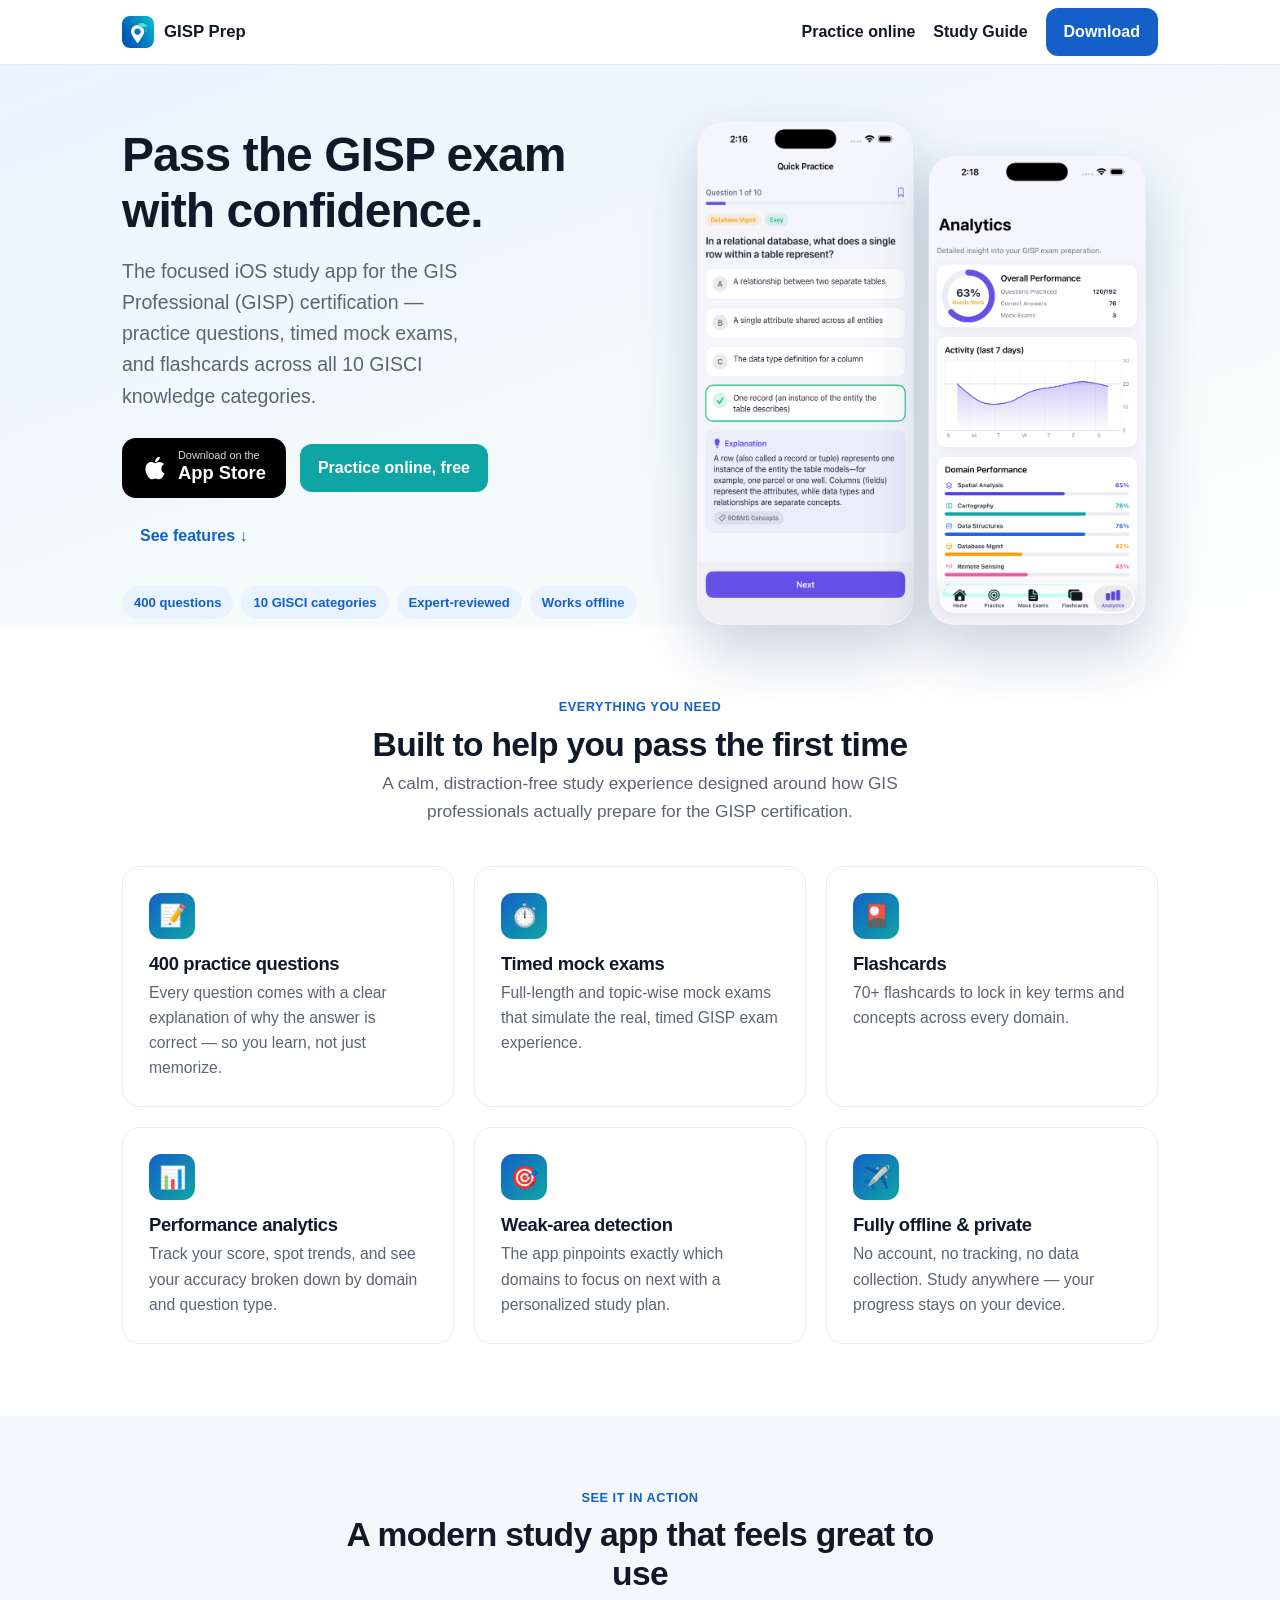
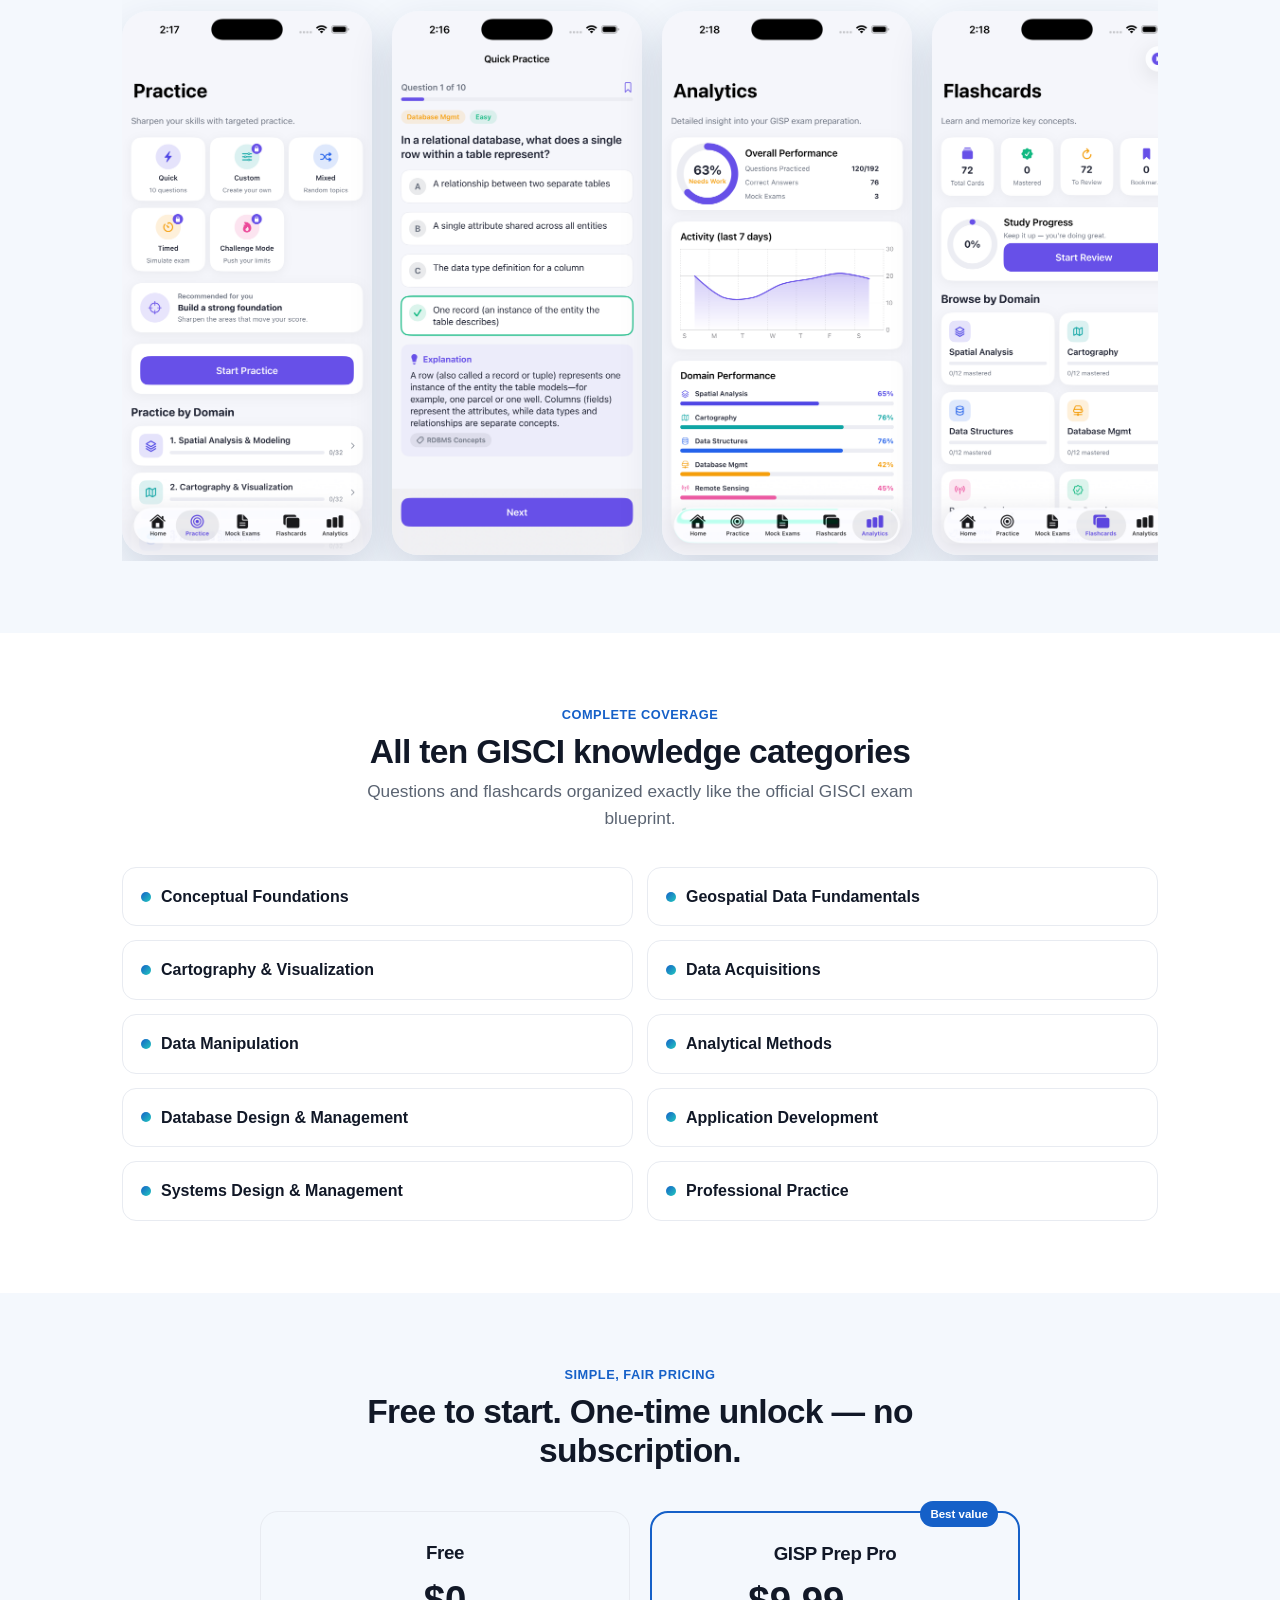
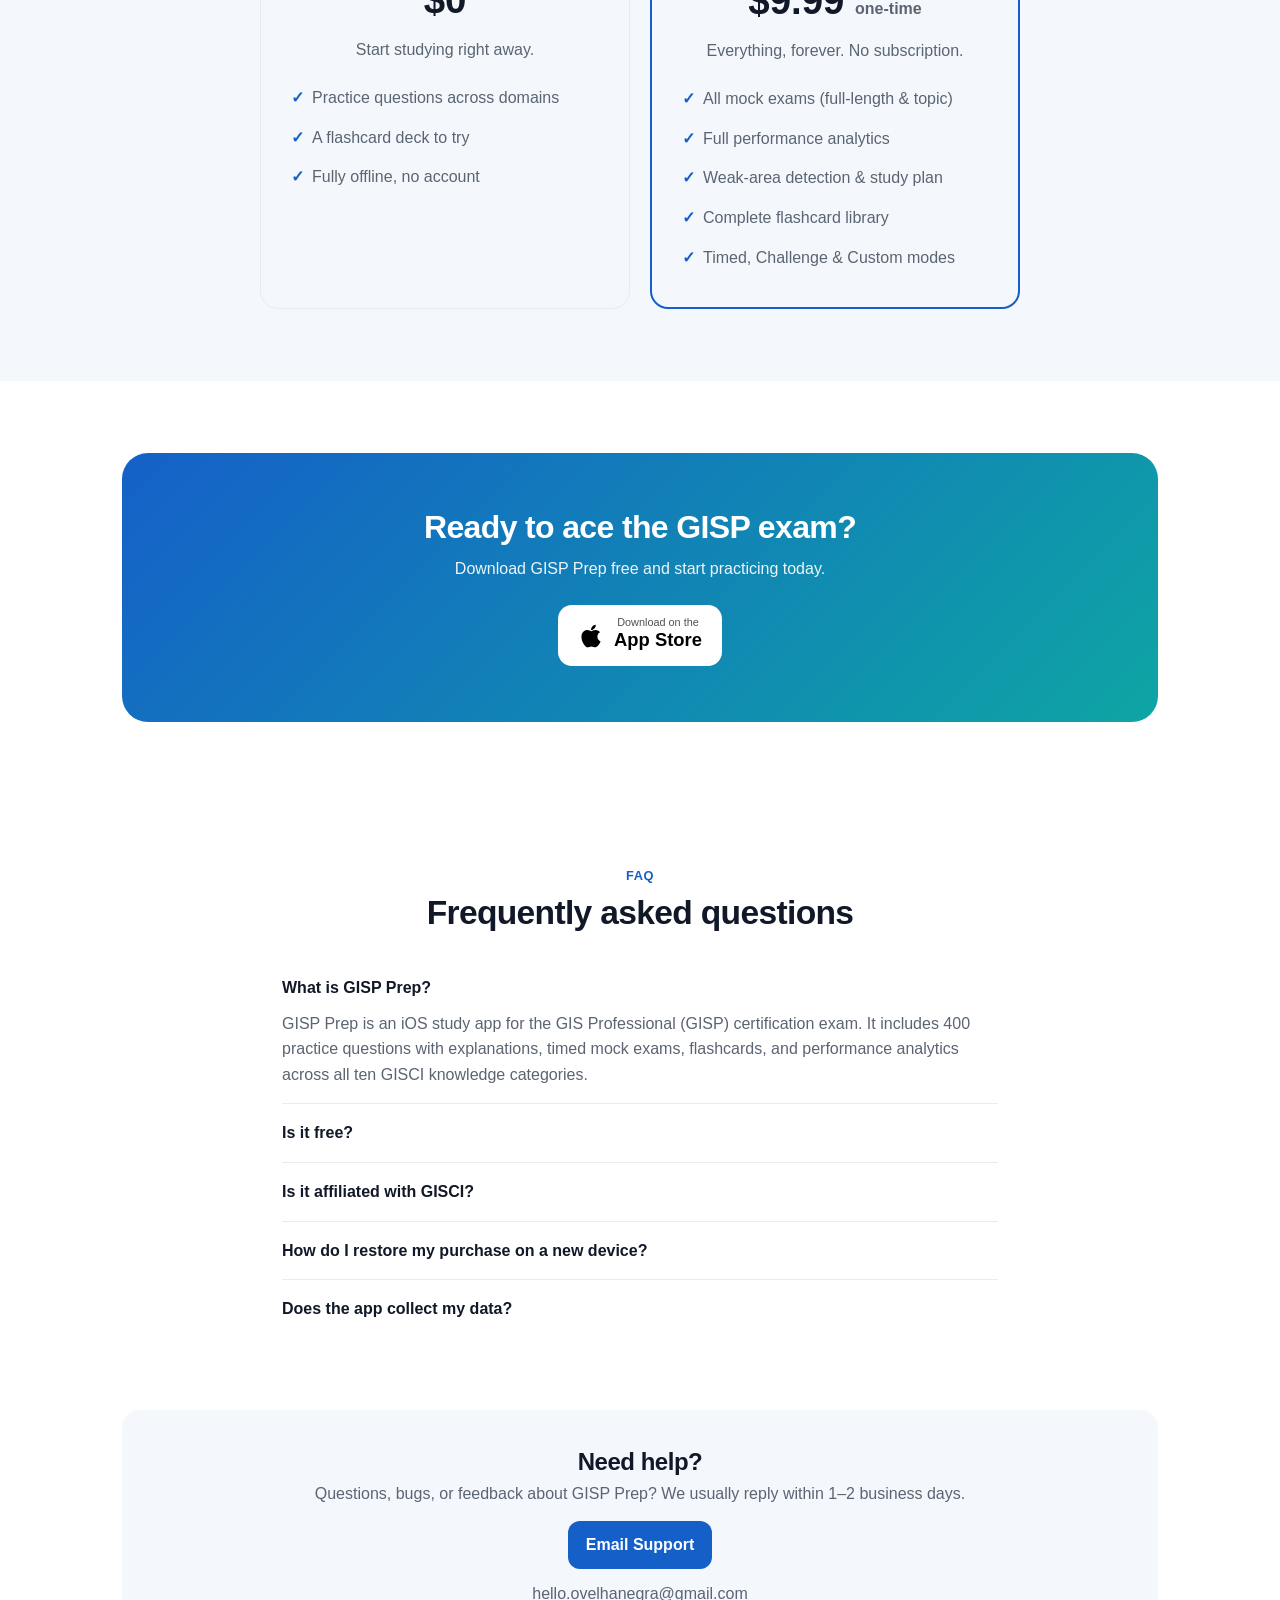
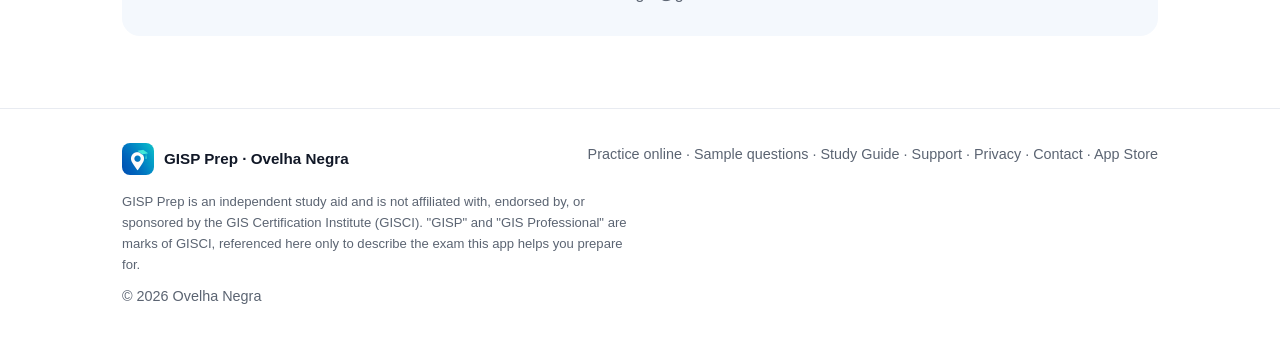
<file: GISPApp/index.html>
<!DOCTYPE html>
<html lang="en">
<head>
<meta charset="UTF-8" />
<meta name="viewport" content="width=device-width, initial-scale=1.0" />
<title>GISP Prep — GIS Professional Exam Practice App | Mock Exams &amp; Flashcards</title>
<meta name="description" content="Prepare for the GIS Professional (GISP) certification exam with GISP Prep: 400 expert-reviewed practice questions, timed mock exams, flashcards, and analytics across all 10 GISCI knowledge categories. Free on iOS." />
<meta name="keywords" content="GISP exam prep, GIS Professional certification, GISP practice questions, GIS certification exam, GISP study app, GIS exam practice, GISCI exam, geospatial certification study" />
<link rel="canonical" href="https://ovelhanegra.io/GISPApp/" />
<meta name="apple-itunes-app" content="app-id=6785084756" />
<meta name="theme-color" content="#1560c8" />
<meta name="robots" content="index, follow" />

<!-- Open Graph -->
<meta property="og:type" content="website" />
<meta property="og:site_name" content="Ovelha Negra" />
<meta property="og:title" content="GISP Prep — Pass the GIS Professional (GISP) Exam" />
<meta property="og:description" content="400 expert-reviewed questions, timed mock exams, flashcards & analytics across all 10 GISCI knowledge categories. Free on the App Store." />
<meta property="og:url" content="https://ovelhanegra.io/GISPApp/" />
<meta property="og:image" content="https://ovelhanegra.io/GISPApp/img/og.png" />

<!-- Twitter -->
<meta name="twitter:card" content="summary_large_image" />
<meta name="twitter:title" content="GISP Prep — Pass the GIS Professional (GISP) Exam" />
<meta name="twitter:description" content="400 expert-reviewed questions, timed mock exams, flashcards & analytics across all 10 GISCI knowledge categories. Free on the App Store." />
<meta name="twitter:image" content="https://ovelhanegra.io/GISPApp/img/og.png" />

<link rel="icon" href="img/icon.png" />
<link rel="apple-touch-icon" href="img/icon-180.png" />

<!-- Structured data: the app -->
<script type="application/ld+json">
{
  "@context": "https://schema.org",
  "@type": "MobileApplication",
  "name": "GISP Prep: GIS Exam Practice",
  "operatingSystem": "iOS 17.0 or later",
  "applicationCategory": "EducationalApplication",
  "description": "Study app for the GIS Professional (GISP) certification exam: 400 practice questions with explanations, timed mock exams, flashcards, and performance analytics across all ten GISCI knowledge categories.",
  "url": "https://ovelhanegra.io/GISPApp/",
  "downloadUrl": "https://apps.apple.com/us/app/gisp-prep-gis-exam-practice/id6785084756",
  "installUrl": "https://apps.apple.com/us/app/gisp-prep-gis-exam-practice/id6785084756",
  "image": "https://ovelhanegra.io/GISPApp/img/icon.png",
  "author": { "@type": "Organization", "name": "Ovelha Negra", "url": "https://ovelhanegra.io" },
  "offers": [
    { "@type": "Offer", "price": "0", "priceCurrency": "USD", "description": "Free download" },
    { "@type": "Offer", "price": "9.99", "priceCurrency": "USD", "description": "GISP Prep Pro — one-time unlock" }
  ]
}
</script>
<!-- Structured data: FAQ -->
<script type="application/ld+json">
{
  "@context": "https://schema.org",
  "@type": "FAQPage",
  "mainEntity": [
    { "@type": "Question", "name": "What is GISP Prep?", "acceptedAnswer": { "@type": "Answer", "text": "GISP Prep is an iOS study app for the GIS Professional (GISP) certification exam. It includes 400 practice questions with explanations, timed mock exams, flashcards, and performance analytics across all ten GISCI knowledge categories." } },
    { "@type": "Question", "name": "Is GISP Prep free?", "acceptedAnswer": { "@type": "Answer", "text": "Yes — the app is free to download and start studying. A one-time GISP Prep Pro purchase ($9.99, no subscription) unlocks all mock exams, analytics, the full flashcard library, and timed/challenge/custom practice." } },
    { "@type": "Question", "name": "Is it affiliated with GISCI?", "acceptedAnswer": { "@type": "Answer", "text": "No. GISP Prep is an independent study aid and is not affiliated with or endorsed by the GIS Certification Institute (GISCI). All questions are original." } },
    { "@type": "Question", "name": "Does the app collect my data?", "acceptedAnswer": { "@type": "Answer", "text": "No. GISP Prep works fully offline, requires no account, and does not collect personal data. Your progress stays on your device." } }
  ]
}
</script>

<style>
  :root{
    --blue:#1560c8; --blue2:#0ea5a4; --teal:#22c9be;
    --ink:#111827; --sub:#5b6472; --line:#e8ebf1; --bg:#ffffff; --soft:#f4f8fd;
    --radius:18px; --wrap:1080px;
  }
  *{box-sizing:border-box;margin:0;padding:0}
  html{scroll-behavior:smooth}
  body{font-family:-apple-system,BlinkMacSystemFont,"Segoe UI",Roboto,Helvetica,Arial,sans-serif;color:var(--ink);background:var(--bg);line-height:1.6;-webkit-font-smoothing:antialiased}
  .wrap{max-width:var(--wrap);margin:0 auto;padding:0 22px}
  a{color:var(--blue);text-decoration:none}
  h1,h2,h3{line-height:1.15;letter-spacing:-.02em}
  section{padding:72px 0}

  /* Nav */
  nav{position:sticky;top:0;z-index:20;background:rgba(255,255,255,.86);backdrop-filter:saturate(180%) blur(12px);border-bottom:1px solid var(--line)}
  nav .row{display:flex;align-items:center;justify-content:space-between;height:64px}
  .brand{display:flex;align-items:center;gap:10px;font-weight:800;color:var(--ink);font-size:1.05rem}
  .brand img{width:32px;height:32px;border-radius:8px}
  .btn{display:inline-flex;align-items:center;gap:8px;font-weight:700;border-radius:12px;padding:11px 18px}
  .btn-primary{background:var(--blue);color:#fff}
  .btn-primary:hover{opacity:.92}
  .appstore{display:inline-flex;align-items:center;gap:10px;background:#000;color:#fff;border-radius:14px;padding:12px 20px;font-weight:600}
  .appstore:hover{opacity:.9;text-decoration:none}
  .appstore svg{width:26px;height:26px;fill:#fff}
  .appstore small{display:block;font-size:.68rem;opacity:.85;font-weight:500;line-height:1}
  .appstore b{font-size:1.15rem;line-height:1.1}

  /* Hero */
  .hero{background:linear-gradient(160deg,#eaf3ff 0%,#f3fbfa 60%,#ffffff 100%);padding-top:56px}
  .hero-grid{display:grid;grid-template-columns:1.05fr .95fr;gap:40px;align-items:center}
  .hero h1{font-size:3rem;font-weight:850}
  .hero .lead{font-size:1.22rem;color:var(--sub);margin:18px 0 26px;max-width:34ch}
  .hero .cta{display:flex;gap:14px;flex-wrap:wrap;align-items:center}
  .trust{margin-top:26px;display:flex;gap:8px;flex-wrap:wrap}
  .pill{font-size:.82rem;font-weight:600;color:var(--blue);background:#e9f2ff;border-radius:999px;padding:6px 12px}
  .phones{position:relative;display:flex;justify-content:center;gap:14px}
  .phones img{width:46%;max-width:240px;border-radius:26px;box-shadow:0 26px 60px rgba(16,42,90,.22);border:1px solid rgba(0,0,0,.04)}
  .phones img:nth-child(2){margin-top:34px}

  /* Feature grid */
  .eyebrow{color:var(--blue);font-weight:800;letter-spacing:.04em;text-transform:uppercase;font-size:.8rem}
  h2.title{font-size:2.1rem;font-weight:800;margin:8px 0 6px}
  .lead-2{color:var(--sub);font-size:1.08rem;max-width:60ch}
  .center{text-align:center;margin:0 auto}
  .grid{display:grid;gap:20px;margin-top:40px}
  .g3{grid-template-columns:repeat(3,1fr)}
  .card{background:var(--bg);border:1px solid var(--line);border-radius:var(--radius);padding:26px}
  .card .ic{width:46px;height:46px;border-radius:12px;background:linear-gradient(135deg,var(--blue),var(--blue2));display:flex;align-items:center;justify-content:center;color:#fff;font-size:22px;margin-bottom:14px}
  .card h3{font-size:1.15rem;margin-bottom:6px}
  .card p{color:var(--sub);font-size:.98rem}

  /* Screenshots band */
  .shots{background:var(--soft)}
  .shot-row{display:flex;gap:20px;overflow-x:auto;padding:12px 0 6px;scroll-snap-type:x mandatory}
  .shot-row img{width:250px;flex:0 0 auto;border-radius:26px;box-shadow:0 18px 44px rgba(16,42,90,.16);scroll-snap-align:center}

  /* Domains */
  .domains{display:grid;grid-template-columns:repeat(2,1fr);gap:14px;margin-top:34px}
  .dom{border:1px solid var(--line);border-radius:14px;padding:16px 18px;font-weight:600;display:flex;align-items:center;gap:10px}
  .dot{width:10px;height:10px;border-radius:50%;background:linear-gradient(135deg,var(--blue),var(--teal))}

  /* Pricing */
  .price-wrap{display:grid;grid-template-columns:1fr 1fr;gap:20px;margin-top:40px;max-width:760px}
  .price{border:1px solid var(--line);border-radius:var(--radius);padding:30px}
  .price.pro{border:2px solid var(--blue);position:relative}
  .price .amt{font-size:2.4rem;font-weight:850;margin:6px 0}
  .price ul{list-style:none;margin:16px 0 0}
  .price li{padding:7px 0;color:var(--sub);display:flex;gap:8px}
  .price li::before{content:"✓";color:var(--blue);font-weight:800}
  .badge{position:absolute;top:-12px;right:20px;background:var(--blue);color:#fff;font-size:.72rem;font-weight:700;padding:4px 10px;border-radius:999px}

  /* CTA band */
  .band{background:linear-gradient(135deg,var(--blue),var(--blue2));color:#fff;border-radius:26px;text-align:center;padding:56px 24px;margin:0 auto}
  .band h2{font-size:2rem;font-weight:850;color:#fff}
  .band p{opacity:.92;margin:10px 0 24px}

  /* FAQ */
  details{border-top:1px solid var(--line);padding:16px 0}
  details:first-of-type{border-top:0}
  summary{font-weight:700;cursor:pointer;list-style:none}
  summary::-webkit-details-marker{display:none}
  details p{color:var(--sub);margin-top:10px}

  /* Support + footer */
  .support-card{background:var(--soft);border-radius:var(--radius);padding:30px;text-align:center}
  footer{border-top:1px solid var(--line);padding:34px 0;color:var(--sub);font-size:.9rem}
  footer .frow{display:flex;justify-content:space-between;flex-wrap:wrap;gap:14px}
  footer a{color:var(--sub)}
  .muted{color:var(--sub)}
  .disc{font-size:.82rem;margin-top:16px;max-width:70ch}

  @media(max-width:820px){
    .hero-grid{grid-template-columns:1fr;text-align:center}
    .hero h1{font-size:2.3rem}.hero .lead{margin-left:auto;margin-right:auto}
    .hero .cta,.trust{justify-content:center}
    .g3{grid-template-columns:1fr}
    .domains{grid-template-columns:1fr 1fr}
    .price-wrap{grid-template-columns:1fr}
    .phones{margin-top:30px}
  }
</style>
</head>
<body>

<nav>
  <div class="wrap row">
    <div class="brand"><img src="img/icon.png" alt="GISP Prep app icon" /> GISP Prep</div>
    <div style="display:flex;align-items:center;gap:18px">
      <a href="practice/" style="font-weight:600;color:var(--ink)">Practice online</a>
      <a href="gisp-exam-study-guide/" style="font-weight:600;color:var(--ink)">Study Guide</a>
      <a class="btn btn-primary" href="https://apps.apple.com/us/app/gisp-prep-gis-exam-practice/id6785084756">Download</a>
    </div>
  </div>
</nav>

<!-- HERO -->
<header class="hero">
  <div class="wrap hero-grid">
    <div>
      <h1>Pass the GISP exam with confidence.</h1>
      <p class="lead">The focused iOS study app for the GIS Professional (GISP) certification — practice questions, timed mock exams, and flashcards across all 10 GISCI knowledge categories.</p>
      <div class="cta">
        <a class="appstore" href="https://apps.apple.com/us/app/gisp-prep-gis-exam-practice/id6785084756" aria-label="Download GISP Prep on the App Store">
          <svg viewBox="0 0 384 512" aria-hidden="true"><path d="M318.7 268.7c-.2-36.7 16.4-64.4 50-84.8-18.8-26.9-47.2-41.7-84.7-44.6-35.5-2.8-74.3 20.7-88.5 20.7-15 0-49.4-19.7-76.4-19.7C63.3 141.2 4 184.8 4 273.5q0 39.3 14.4 81.2c12.8 36.7 59 126.7 107.2 125.2 25.2-.6 43-17.9 75.8-17.9 31.8 0 48.3 17.9 76.4 17.9 48.6-.7 90.4-82.5 102.6-119.3-65.2-30.7-61.7-90-61.7-91.9zm-56.6-164.2c27.3-32.4 24.8-61.9 24-72.5-24.1 1.4-52 16.4-67.9 34.9-17.5 19.8-27.8 44.3-25.6 71.9 26.1 2 49.9-11.4 69.5-34.3z"/></svg>
          <span><small>Download on the</small><b>App Store</b></span>
        </a>
        <a class="btn btn-primary" href="practice/" style="background:var(--blue2)">Practice online, free</a>
        <a class="btn" href="#features" style="color:var(--blue);font-weight:700">See features ↓</a>
      </div>
      <div class="trust">
        <span class="pill">400 questions</span>
        <span class="pill">10 GISCI categories</span>
        <span class="pill">Expert-reviewed</span>
        <span class="pill">Works offline</span>
      </div>
    </div>
    <div class="phones">
      <img src="img/quiz.png" alt="GISP Prep practice question with explanation" loading="lazy" />
      <img src="img/analytics.png" alt="GISP Prep performance analytics dashboard" loading="lazy" />
    </div>
  </div>
</header>

<!-- FEATURES -->
<section id="features">
  <div class="wrap">
    <div class="center" style="max-width:640px">
      <div class="eyebrow">Everything you need</div>
      <h2 class="title">Built to help you pass the first time</h2>
      <p class="lead-2 center">A calm, distraction-free study experience designed around how GIS professionals actually prepare for the GISP certification.</p>
    </div>
    <div class="grid g3">
      <div class="card"><div class="ic">📝</div><h3>400 practice questions</h3><p>Every question comes with a clear explanation of why the answer is correct — so you learn, not just memorize.</p></div>
      <div class="card"><div class="ic">⏱️</div><h3>Timed mock exams</h3><p>Full-length and topic-wise mock exams that simulate the real, timed GISP exam experience.</p></div>
      <div class="card"><div class="ic">🎴</div><h3>Flashcards</h3><p>70+ flashcards to lock in key terms and concepts across every domain.</p></div>
      <div class="card"><div class="ic">📊</div><h3>Performance analytics</h3><p>Track your score, spot trends, and see your accuracy broken down by domain and question type.</p></div>
      <div class="card"><div class="ic">🎯</div><h3>Weak-area detection</h3><p>The app pinpoints exactly which domains to focus on next with a personalized study plan.</p></div>
      <div class="card"><div class="ic">✈️</div><h3>Fully offline &amp; private</h3><p>No account, no tracking, no data collection. Study anywhere — your progress stays on your device.</p></div>
    </div>
  </div>
</section>

<!-- SCREENSHOTS -->
<section class="shots">
  <div class="wrap">
    <div class="center" style="max-width:640px">
      <div class="eyebrow">See it in action</div>
      <h2 class="title">A modern study app that feels great to use</h2>
    </div>
    <div class="shot-row">
      <img src="img/practice.png" alt="GISP Prep practice modes screen" loading="lazy" />
      <img src="img/quiz.png" alt="GISP Prep quiz with instant feedback and explanation" loading="lazy" />
      <img src="img/analytics.png" alt="GISP Prep analytics with domain performance" loading="lazy" />
      <img src="img/flashcards.png" alt="GISP Prep flashcards by domain" loading="lazy" />
    </div>
  </div>
</section>

<!-- DOMAINS -->
<section>
  <div class="wrap">
    <div class="center" style="max-width:640px">
      <div class="eyebrow">Complete coverage</div>
      <h2 class="title">All ten GISCI knowledge categories</h2>
      <p class="lead-2 center">Questions and flashcards organized exactly like the official GISCI exam blueprint.</p>
    </div>
    <div class="domains">
      <div class="dom"><span class="dot"></span>Conceptual Foundations</div>
      <div class="dom"><span class="dot"></span>Geospatial Data Fundamentals</div>
      <div class="dom"><span class="dot"></span>Cartography &amp; Visualization</div>
      <div class="dom"><span class="dot"></span>Data Acquisitions</div>
      <div class="dom"><span class="dot"></span>Data Manipulation</div>
      <div class="dom"><span class="dot"></span>Analytical Methods</div>
      <div class="dom"><span class="dot"></span>Database Design &amp; Management</div>
      <div class="dom"><span class="dot"></span>Application Development</div>
      <div class="dom"><span class="dot"></span>Systems Design &amp; Management</div>
      <div class="dom"><span class="dot"></span>Professional Practice</div>
    </div>
  </div>
</section>

<!-- PRICING -->
<section class="shots">
  <div class="wrap">
    <div class="center" style="max-width:640px">
      <div class="eyebrow">Simple, fair pricing</div>
      <h2 class="title">Free to start. One-time unlock — no subscription.</h2>
    </div>
    <div class="price-wrap center" style="justify-items:stretch">
      <div class="price">
        <h3>Free</h3>
        <div class="amt">$0</div>
        <p class="muted">Start studying right away.</p>
        <ul>
          <li>Practice questions across domains</li>
          <li>A flashcard deck to try</li>
          <li>Fully offline, no account</li>
        </ul>
      </div>
      <div class="price pro">
        <span class="badge">Best value</span>
        <h3>GISP Prep Pro</h3>
        <div class="amt">$9.99 <span style="font-size:1rem;font-weight:600;color:var(--sub)">one-time</span></div>
        <p class="muted">Everything, forever. No subscription.</p>
        <ul>
          <li>All mock exams (full-length &amp; topic)</li>
          <li>Full performance analytics</li>
          <li>Weak-area detection &amp; study plan</li>
          <li>Complete flashcard library</li>
          <li>Timed, Challenge &amp; Custom modes</li>
        </ul>
      </div>
    </div>
  </div>
</section>

<!-- CTA BAND -->
<section>
  <div class="wrap">
    <div class="band">
      <h2>Ready to ace the GISP exam?</h2>
      <p>Download GISP Prep free and start practicing today.</p>
      <a class="appstore" style="background:#fff;color:#000" href="https://apps.apple.com/us/app/gisp-prep-gis-exam-practice/id6785084756">
        <svg viewBox="0 0 384 512" style="fill:#000" aria-hidden="true"><path d="M318.7 268.7c-.2-36.7 16.4-64.4 50-84.8-18.8-26.9-47.2-41.7-84.7-44.6-35.5-2.8-74.3 20.7-88.5 20.7-15 0-49.4-19.7-76.4-19.7C63.3 141.2 4 184.8 4 273.5q0 39.3 14.4 81.2c12.8 36.7 59 126.7 107.2 125.2 25.2-.6 43-17.9 75.8-17.9 31.8 0 48.3 17.9 76.4 17.9 48.6-.7 90.4-82.5 102.6-119.3-65.2-30.7-61.7-90-61.7-91.9zm-56.6-164.2c27.3-32.4 24.8-61.9 24-72.5-24.1 1.4-52 16.4-67.9 34.9-17.5 19.8-27.8 44.3-25.6 71.9 26.1 2 49.9-11.4 69.5-34.3z"/></svg>
        <span style="color:#000"><small style="color:#333">Download on the</small><b>App Store</b></span>
      </a>
    </div>
  </div>
</section>

<!-- FAQ -->
<section id="faq">
  <div class="wrap" style="max-width:760px">
    <div class="center"><div class="eyebrow">FAQ</div><h2 class="title">Frequently asked questions</h2></div>
    <div style="margin-top:26px">
      <details open><summary>What is GISP Prep?</summary><p>GISP Prep is an iOS study app for the GIS Professional (GISP) certification exam. It includes 400 practice questions with explanations, timed mock exams, flashcards, and performance analytics across all ten GISCI knowledge categories.</p></details>
      <details><summary>Is it free?</summary><p>Yes — download and start studying for free. A one-time <strong>GISP Prep Pro</strong> purchase ($9.99, no subscription) unlocks all mock exams, analytics, the full flashcard library, and Timed/Challenge/Custom practice.</p></details>
      <details><summary>Is it affiliated with GISCI?</summary><p>No. GISP Prep is an independent study aid and is not affiliated with or endorsed by the GIS Certification Institute (GISCI). All questions are original.</p></details>
      <details><summary>How do I restore my purchase on a new device?</summary><p>Open the app → tap any Pro feature → the upgrade screen → <strong>Restore Purchase</strong>. As long as you're using the same Apple Account, Pro restores at no charge.</p></details>
      <details><summary>Does the app collect my data?</summary><p>No. GISP Prep works fully offline, requires no account, and collects no personal data. See our <a href="privacy.html">Privacy Policy</a>.</p></details>
    </div>
  </div>
</section>

<!-- SUPPORT -->
<section id="support" style="padding-top:0">
  <div class="wrap">
    <div class="support-card">
      <h2 class="title" style="font-size:1.5rem">Need help?</h2>
      <p class="muted">Questions, bugs, or feedback about GISP Prep? We usually reply within 1–2 business days.</p>
      <p style="margin-top:14px"><a class="btn btn-primary" href="mailto:hello.ovelhanegra@gmail.com?subject=GISP%20Prep%20Support">Email Support</a></p>
      <p class="muted" style="margin-top:12px">hello.ovelhanegra@gmail.com</p>
    </div>
  </div>
</section>

<footer>
  <div class="wrap">
    <div class="frow">
      <div class="brand" style="font-size:.95rem"><img src="img/icon.png" alt="" /> GISP Prep · Ovelha Negra</div>
      <div>
        <a href="practice/">Practice online</a> · <a href="questions/">Sample questions</a> · <a href="gisp-exam-study-guide/">Study Guide</a> · <a href="#support">Support</a> · <a href="privacy.html">Privacy</a> · <a href="mailto:hello.ovelhanegra@gmail.com">Contact</a> · <a href="https://apps.apple.com/us/app/gisp-prep-gis-exam-practice/id6785084756">App Store</a>
      </div>
    </div>
    <p class="disc muted">GISP Prep is an independent study aid and is not affiliated with, endorsed by, or sponsored by the GIS Certification Institute (GISCI). "GISP" and "GIS Professional" are marks of GISCI, referenced here only to describe the exam this app helps you prepare for.</p>
    <p class="muted" style="margin-top:10px">© 2026 Ovelha Negra</p>
  </div>
</footer>

</body>
</html>
</file>
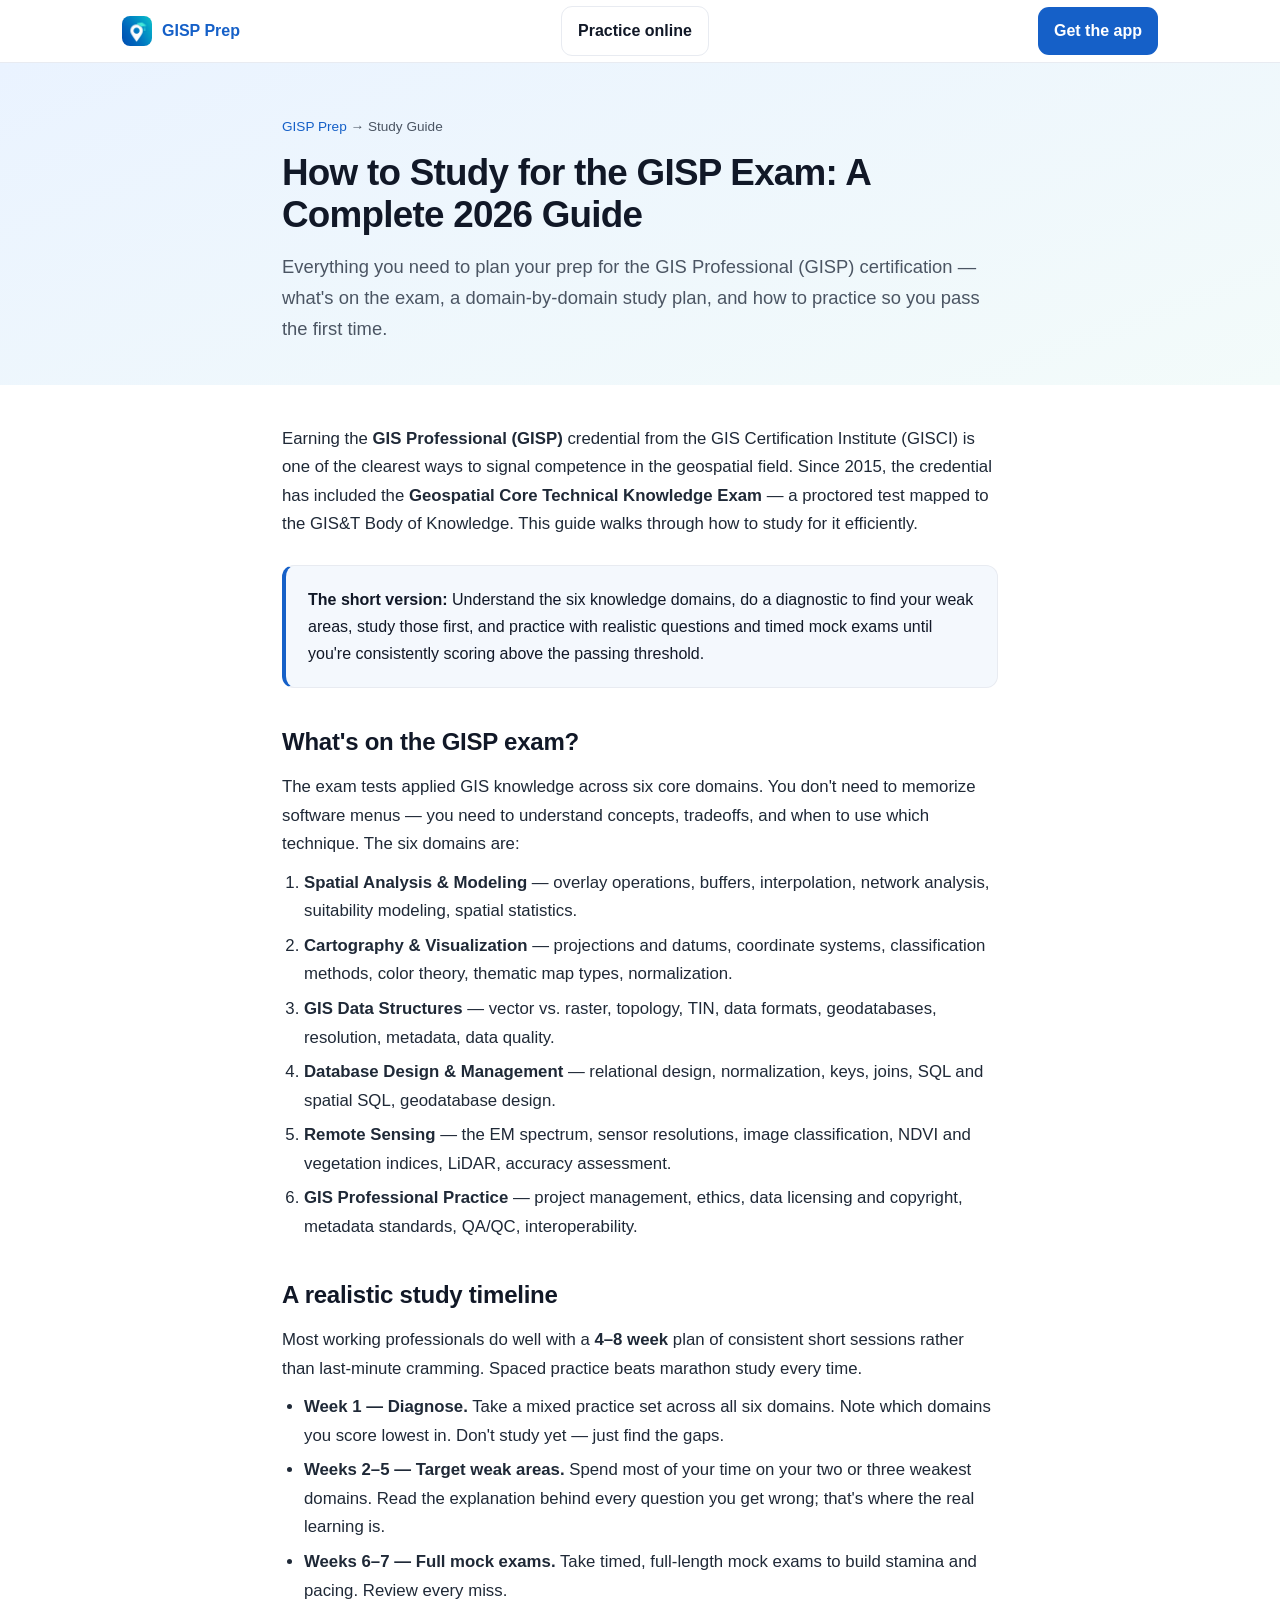
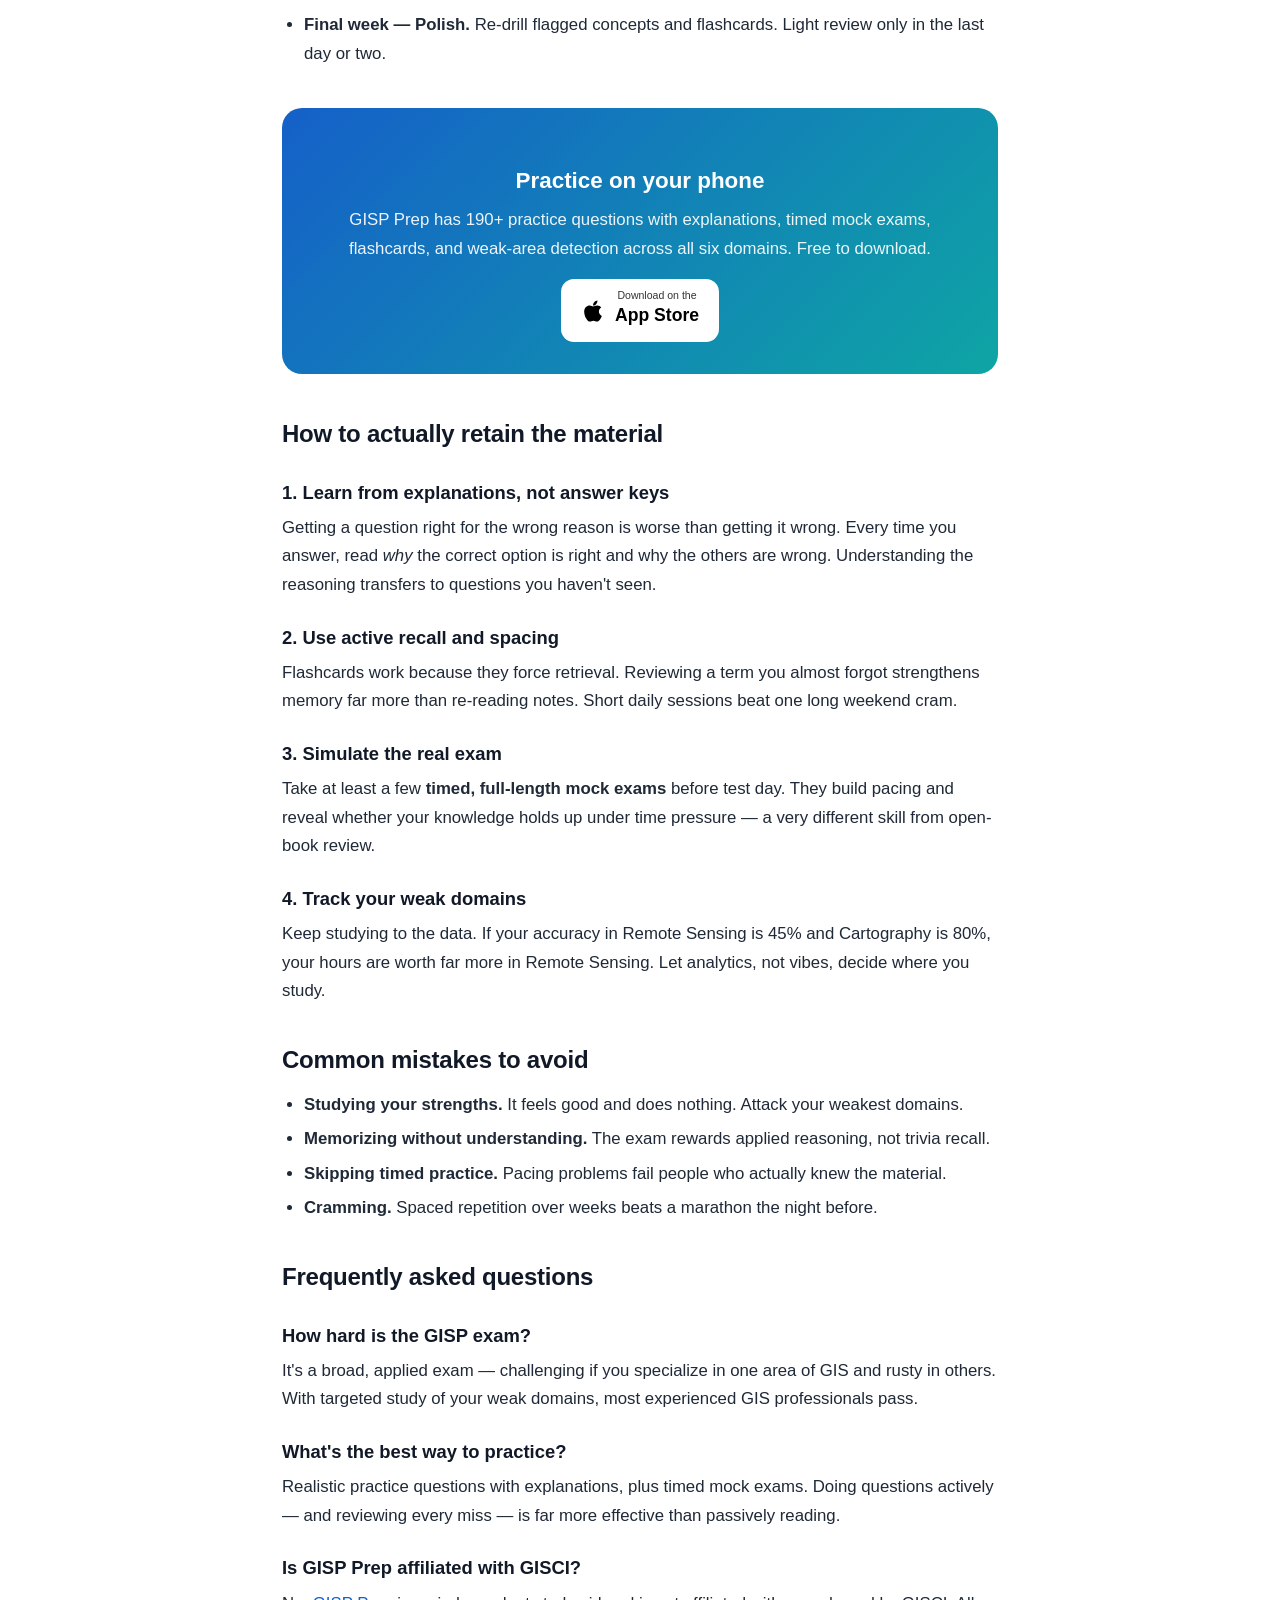
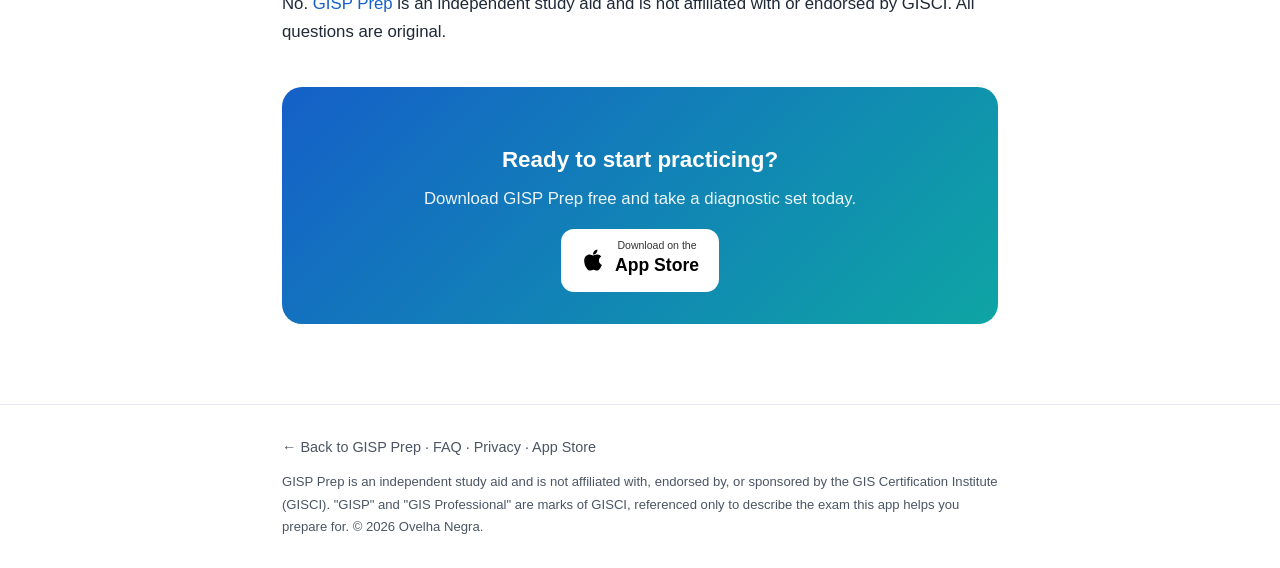
<file: GISPApp/gisp-exam-study-guide/index.html>
<!DOCTYPE html>
<html lang="en">
<head>
<meta charset="UTF-8" />
<meta name="viewport" content="width=device-width, initial-scale=1.0" />
<title>How to Study for the GISP Exam: A Complete 2026 Guide | GISP Prep</title>
<meta name="description" content="A practical guide to passing the GIS Professional (GISP) certification exam: what's on it, a domain-by-domain study plan, timelines, common mistakes, and the best way to practice." />
<meta name="keywords" content="how to study for the GISP exam, GISP exam guide, GISP certification study plan, GIS Professional exam preparation, GISP practice questions, GISCI exam tips" />
<link rel="canonical" href="https://ovelhanegra.io/GISPApp/gisp-exam-study-guide/" />
<meta name="theme-color" content="#1560c8" />
<meta name="robots" content="index, follow" />
<meta property="og:type" content="article" />
<meta property="og:title" content="How to Study for the GISP Exam: A Complete 2026 Guide" />
<meta property="og:description" content="What's on the GISP exam, a domain-by-domain study plan, timelines, and the smartest way to practice." />
<meta property="og:url" content="https://ovelhanegra.io/GISPApp/gisp-exam-study-guide/" />
<meta property="og:image" content="https://ovelhanegra.io/GISPApp/img/og.png" />
<meta name="twitter:card" content="summary_large_image" />
<link rel="icon" href="../img/icon.png" />
<link rel="apple-touch-icon" href="../img/icon-180.png" />
<script type="application/ld+json">
{
  "@context":"https://schema.org","@type":"Article",
  "headline":"How to Study for the GISP Exam: A Complete 2026 Guide",
  "description":"A practical guide to passing the GIS Professional (GISP) certification exam: what's on it, a domain-by-domain study plan, timelines, common mistakes, and how to practice.",
  "image":"https://ovelhanegra.io/GISPApp/img/og.png",
  "author":{"@type":"Organization","name":"Ovelha Negra","url":"https://ovelhanegra.io"},
  "publisher":{"@type":"Organization","name":"Ovelha Negra","logo":{"@type":"ImageObject","url":"https://ovelhanegra.io/GISPApp/img/icon.png"}},
  "mainEntityOfPage":"https://ovelhanegra.io/GISPApp/gisp-exam-study-guide/"
}
</script>
<style>
  :root{--blue:#1560c8;--blue2:#0ea5a4;--ink:#111827;--sub:#4b5563;--line:#e8ebf1;--soft:#f4f8fd}
  *{box-sizing:border-box;margin:0;padding:0}
  html{scroll-behavior:smooth}
  body{font-family:-apple-system,BlinkMacSystemFont,"Segoe UI",Roboto,Helvetica,Arial,sans-serif;color:var(--ink);line-height:1.7;-webkit-font-smoothing:antialiased}
  .wrap{max-width:760px;margin:0 auto;padding:0 22px}
  a{color:var(--blue);text-decoration:none}a:hover{text-decoration:underline}
  nav{border-bottom:1px solid var(--line)}
  nav .in{display:flex;align-items:center;justify-content:space-between;height:62px;max-width:1080px;margin:0 auto;padding:0 22px}
  .brand{display:flex;align-items:center;gap:10px;font-weight:800}.brand img{width:30px;height:30px;border-radius:8px}
  .btn{display:inline-block;background:var(--blue);color:#fff;font-weight:700;border-radius:11px;padding:10px 16px}
  .btn:hover{opacity:.92;text-decoration:none}
  header.hero{background:linear-gradient(160deg,#eaf3ff,#f3fbfa);padding:52px 0 40px}
  .crumb{font-size:.85rem;color:var(--sub);margin-bottom:14px}
  h1{font-size:2.3rem;letter-spacing:-.02em;line-height:1.15}
  .dek{color:var(--sub);font-size:1.15rem;margin-top:14px}
  article{padding:40px 0 20px}
  article h2{font-size:1.5rem;margin:34px 0 10px;letter-spacing:-.01em}
  article h3{font-size:1.15rem;margin:22px 0 6px}
  article p,article li{color:#1f2937;font-size:1.05rem}
  article ul,article ol{margin:10px 0 10px 22px}
  article li{margin:6px 0}
  .callout{background:var(--soft);border:1px solid var(--line);border-left:4px solid var(--blue);border-radius:12px;padding:20px 22px;margin:26px 0}
  .callout b{color:var(--ink)}
  .cta-box{background:linear-gradient(135deg,var(--blue),var(--blue2));color:#fff;border-radius:20px;padding:32px;text-align:center;margin:40px 0}
  .cta-box h3{color:#fff;font-size:1.4rem;margin-bottom:6px}
  .cta-box p{color:#fff;opacity:.92;margin-bottom:16px}
  .appstore{display:inline-flex;align-items:center;gap:10px;background:#fff;color:#000;border-radius:13px;padding:11px 20px;font-weight:700}
  .appstore:hover{text-decoration:none;opacity:.92}.appstore svg{width:24px;height:24px;fill:#000}
  .appstore small{display:block;font-size:.66rem;color:#333;font-weight:500;line-height:1}.appstore b{font-size:1.1rem}
  footer{border-top:1px solid var(--line);padding:30px 0;color:var(--sub);font-size:.9rem;margin-top:20px}
  footer a{color:var(--sub)}
  .disc{font-size:.82rem;margin-top:12px}
</style>
</head>
<body>

<nav><div class="in">
  <a class="brand" href="../"><img src="../img/icon.png" alt="GISP Prep" /> GISP Prep</a>
  <a class="btn" href="../practice/" style="background:#fff;color:#111827;border:1px solid #e8ebf1;margin-right:8px">Practice online</a><a class="btn" href="https://apps.apple.com/us/app/gisp-prep-gis-exam-practice/id6785084756">Get the app</a>
</div></nav>

<header class="hero"><div class="wrap">
  <div class="crumb"><a href="../">GISP Prep</a> → Study Guide</div>
  <h1>How to Study for the GISP Exam: A Complete 2026 Guide</h1>
  <p class="dek">Everything you need to plan your prep for the GIS Professional (GISP) certification — what's on the exam, a domain-by-domain study plan, and how to practice so you pass the first time.</p>
</div></header>

<article><div class="wrap">
  <p>Earning the <strong>GIS Professional (GISP)</strong> credential from the GIS Certification Institute (GISCI) is one of the clearest ways to signal competence in the geospatial field. Since 2015, the credential has included the <strong>Geospatial Core Technical Knowledge Exam</strong> — a proctored test mapped to the GIS&amp;T Body of Knowledge. This guide walks through how to study for it efficiently.</p>

  <div class="callout"><b>The short version:</b> Understand the six knowledge domains, do a diagnostic to find your weak areas, study those first, and practice with realistic questions and timed mock exams until you're consistently scoring above the passing threshold.</div>

  <h2>What's on the GISP exam?</h2>
  <p>The exam tests applied GIS knowledge across six core domains. You don't need to memorize software menus — you need to understand concepts, tradeoffs, and when to use which technique. The six domains are:</p>
  <ol>
    <li><strong>Spatial Analysis &amp; Modeling</strong> — overlay operations, buffers, interpolation, network analysis, suitability modeling, spatial statistics.</li>
    <li><strong>Cartography &amp; Visualization</strong> — projections and datums, coordinate systems, classification methods, color theory, thematic map types, normalization.</li>
    <li><strong>GIS Data Structures</strong> — vector vs. raster, topology, TIN, data formats, geodatabases, resolution, metadata, data quality.</li>
    <li><strong>Database Design &amp; Management</strong> — relational design, normalization, keys, joins, SQL and spatial SQL, geodatabase design.</li>
    <li><strong>Remote Sensing</strong> — the EM spectrum, sensor resolutions, image classification, NDVI and vegetation indices, LiDAR, accuracy assessment.</li>
    <li><strong>GIS Professional Practice</strong> — project management, ethics, data licensing and copyright, metadata standards, QA/QC, interoperability.</li>
  </ol>

  <h2>A realistic study timeline</h2>
  <p>Most working professionals do well with a <strong>4–8 week</strong> plan of consistent short sessions rather than last-minute cramming. Spaced practice beats marathon study every time.</p>
  <ul>
    <li><strong>Week 1 — Diagnose.</strong> Take a mixed practice set across all six domains. Note which domains you score lowest in. Don't study yet — just find the gaps.</li>
    <li><strong>Weeks 2–5 — Target weak areas.</strong> Spend most of your time on your two or three weakest domains. Read the explanation behind every question you get wrong; that's where the real learning is.</li>
    <li><strong>Weeks 6–7 — Full mock exams.</strong> Take timed, full-length mock exams to build stamina and pacing. Review every miss.</li>
    <li><strong>Final week — Polish.</strong> Re-drill flagged concepts and flashcards. Light review only in the last day or two.</li>
  </ul>

  <div class="cta-box">
    <h3>Practice on your phone</h3>
    <p>GISP Prep has 190+ practice questions with explanations, timed mock exams, flashcards, and weak-area detection across all six domains. Free to download.</p>
    <a class="appstore" href="https://apps.apple.com/us/app/gisp-prep-gis-exam-practice/id6785084756">
      <svg viewBox="0 0 384 512" aria-hidden="true"><path d="M318.7 268.7c-.2-36.7 16.4-64.4 50-84.8-18.8-26.9-47.2-41.7-84.7-44.6-35.5-2.8-74.3 20.7-88.5 20.7-15 0-49.4-19.7-76.4-19.7C63.3 141.2 4 184.8 4 273.5q0 39.3 14.4 81.2c12.8 36.7 59 126.7 107.2 125.2 25.2-.6 43-17.9 75.8-17.9 31.8 0 48.3 17.9 76.4 17.9 48.6-.7 90.4-82.5 102.6-119.3-65.2-30.7-61.7-90-61.7-91.9zm-56.6-164.2c27.3-32.4 24.8-61.9 24-72.5-24.1 1.4-52 16.4-67.9 34.9-17.5 19.8-27.8 44.3-25.6 71.9 26.1 2 49.9-11.4 69.5-34.3z"/></svg>
      <span><small>Download on the</small><b>App Store</b></span>
    </a>
  </div>

  <h2>How to actually retain the material</h2>
  <h3>1. Learn from explanations, not answer keys</h3>
  <p>Getting a question right for the wrong reason is worse than getting it wrong. Every time you answer, read <em>why</em> the correct option is right and why the others are wrong. Understanding the reasoning transfers to questions you haven't seen.</p>
  <h3>2. Use active recall and spacing</h3>
  <p>Flashcards work because they force retrieval. Reviewing a term you almost forgot strengthens memory far more than re-reading notes. Short daily sessions beat one long weekend cram.</p>
  <h3>3. Simulate the real exam</h3>
  <p>Take at least a few <strong>timed, full-length mock exams</strong> before test day. They build pacing and reveal whether your knowledge holds up under time pressure — a very different skill from open-book review.</p>
  <h3>4. Track your weak domains</h3>
  <p>Keep studying to the data. If your accuracy in Remote Sensing is 45% and Cartography is 80%, your hours are worth far more in Remote Sensing. Let analytics, not vibes, decide where you study.</p>

  <h2>Common mistakes to avoid</h2>
  <ul>
    <li><strong>Studying your strengths.</strong> It feels good and does nothing. Attack your weakest domains.</li>
    <li><strong>Memorizing without understanding.</strong> The exam rewards applied reasoning, not trivia recall.</li>
    <li><strong>Skipping timed practice.</strong> Pacing problems fail people who actually knew the material.</li>
    <li><strong>Cramming.</strong> Spaced repetition over weeks beats a marathon the night before.</li>
  </ul>

  <h2>Frequently asked questions</h2>
  <h3>How hard is the GISP exam?</h3>
  <p>It's a broad, applied exam — challenging if you specialize in one area of GIS and rusty in others. With targeted study of your weak domains, most experienced GIS professionals pass.</p>
  <h3>What's the best way to practice?</h3>
  <p>Realistic practice questions with explanations, plus timed mock exams. Doing questions actively — and reviewing every miss — is far more effective than passively reading.</p>
  <h3>Is GISP Prep affiliated with GISCI?</h3>
  <p>No. <a href="../">GISP Prep</a> is an independent study aid and is not affiliated with or endorsed by GISCI. All questions are original.</p>

  <div class="cta-box">
    <h3>Ready to start practicing?</h3>
    <p>Download GISP Prep free and take a diagnostic set today.</p>
    <a class="appstore" href="https://apps.apple.com/us/app/gisp-prep-gis-exam-practice/id6785084756">
      <svg viewBox="0 0 384 512" aria-hidden="true"><path d="M318.7 268.7c-.2-36.7 16.4-64.4 50-84.8-18.8-26.9-47.2-41.7-84.7-44.6-35.5-2.8-74.3 20.7-88.5 20.7-15 0-49.4-19.7-76.4-19.7C63.3 141.2 4 184.8 4 273.5q0 39.3 14.4 81.2c12.8 36.7 59 126.7 107.2 125.2 25.2-.6 43-17.9 75.8-17.9 31.8 0 48.3 17.9 76.4 17.9 48.6-.7 90.4-82.5 102.6-119.3-65.2-30.7-61.7-90-61.7-91.9zm-56.6-164.2c27.3-32.4 24.8-61.9 24-72.5-24.1 1.4-52 16.4-67.9 34.9-17.5 19.8-27.8 44.3-25.6 71.9 26.1 2 49.9-11.4 69.5-34.3z"/></svg>
      <span><small>Download on the</small><b>App Store</b></span>
    </a>
  </div>
</div></article>

<footer><div class="wrap">
  <div><a href="../">← Back to GISP Prep</a> · <a href="../#faq">FAQ</a> · <a href="../privacy.html">Privacy</a> · <a href="https://apps.apple.com/us/app/gisp-prep-gis-exam-practice/id6785084756">App Store</a></div>
  <p class="disc">GISP Prep is an independent study aid and is not affiliated with, endorsed by, or sponsored by the GIS Certification Institute (GISCI). "GISP" and "GIS Professional" are marks of GISCI, referenced only to describe the exam this app helps you prepare for. © 2026 Ovelha Negra.</p>
</div></footer>

</body>
</html>
</file>
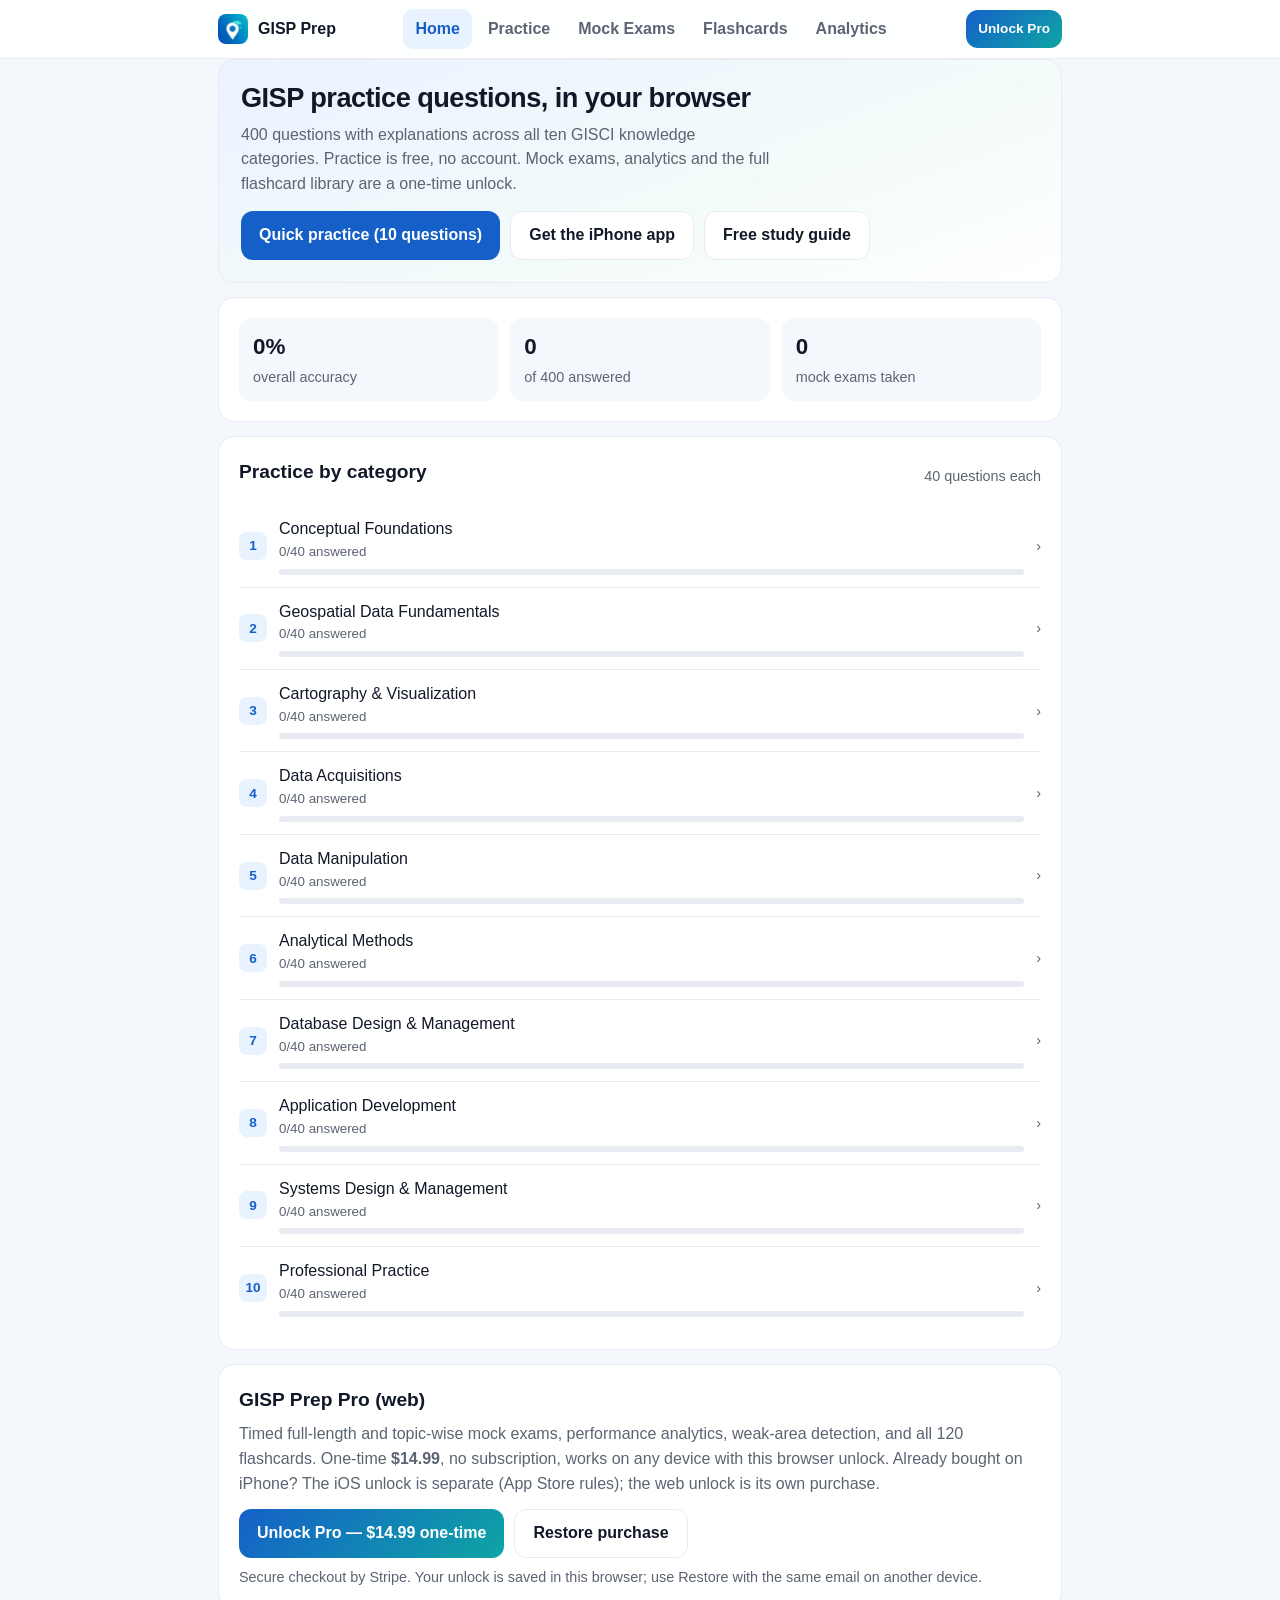
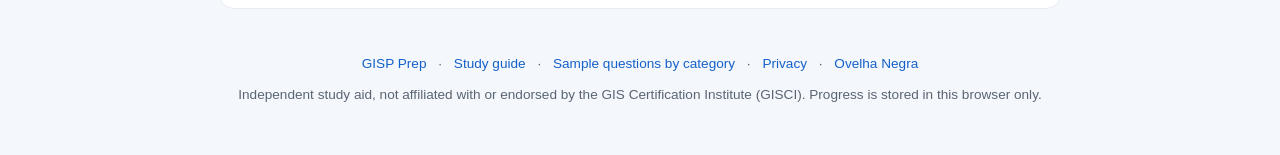
<file: GISPApp/practice/index.html>
<!doctype html>
<html lang="en">
<head>
<meta charset="utf-8" />
<meta name="viewport" content="width=device-width, initial-scale=1" />
<title>GISP Practice Questions Online — 400 Free Questions, Mock Exams | GISP Prep</title>
<meta name="description" content="Practice for the GIS Professional (GISP) exam in your browser: 400 questions with explanations across all ten GISCI knowledge categories, free. Timed mock exams and analytics with a one-time unlock." />
<link rel="canonical" href="https://ovelhanegra.io/GISPApp/practice/" />
<meta name="apple-itunes-app" content="app-id=6785084756" />
<meta property="og:type" content="website" />
<meta property="og:title" content="GISP Practice Questions Online — GISP Prep" />
<meta property="og:description" content="400 GISP exam questions with explanations, free in your browser. Ten GISCI categories, timed mocks, analytics." />
<meta property="og:url" content="https://ovelhanegra.io/GISPApp/practice/" />
<meta property="og:image" content="https://ovelhanegra.io/GISPApp/img/og.png" />
<link rel="icon" href="../img/icon.png" />
<script type="application/ld+json">
{
  "@context": "https://schema.org",
  "@type": "WebApplication",
  "name": "GISP Prep — Practice Online",
  "url": "https://ovelhanegra.io/GISPApp/practice/",
  "applicationCategory": "EducationalApplication",
  "operatingSystem": "Any (web browser)",
  "description": "Browser-based practice for the GIS Professional (GISP) certification exam: 400 questions with explanations across the ten GISCI knowledge categories, timed mock exams and analytics.",
  "offers": [
    { "@type": "Offer", "price": "0", "priceCurrency": "USD", "description": "All 400 practice questions, free" },
    { "@type": "Offer", "price": "14.99", "priceCurrency": "USD", "description": "GISP Prep Pro (web) — one-time unlock: mock exams, analytics, full flashcards" }
  ],
  "publisher": { "@type": "Organization", "name": "Ovelha Negra", "url": "https://ovelhanegra.io/" }
}
</script>
<style>
  :root{--blue:#1560c8;--blue2:#0ea5a4;--ink:#111827;--sub:#5b6472;--line:#e8ebf1;--bg:#fff;--soft:#f4f8fd;--good:#10b981;--bad:#ef4444;--warn:#f59e0b;--radius:16px;--wrap:880px}
  *{box-sizing:border-box;margin:0;padding:0}
  body{font-family:-apple-system,BlinkMacSystemFont,"Segoe UI",Roboto,Helvetica,Arial,sans-serif;color:var(--ink);background:var(--soft);line-height:1.55;-webkit-font-smoothing:antialiased}
  a{color:var(--blue);text-decoration:none}
  .wrap{max-width:var(--wrap);margin:0 auto;padding:0 18px}
  nav{position:sticky;top:0;z-index:20;background:rgba(255,255,255,.9);backdrop-filter:blur(10px);border-bottom:1px solid var(--line)}
  nav .row{display:flex;align-items:center;justify-content:space-between;height:58px;gap:12px}
  .brand{display:flex;align-items:center;gap:10px;font-weight:800;color:var(--ink)}
  .brand img{width:30px;height:30px;border-radius:8px}
  .tabs{display:flex;gap:4px;overflow-x:auto}
  .tab{padding:8px 12px;border-radius:10px;font-weight:600;color:var(--sub);white-space:nowrap;background:none;border:0;cursor:pointer;font:inherit;font-weight:600}
  .tab.on{background:#e9f2ff;color:var(--blue)}
  .btn{display:inline-flex;align-items:center;justify-content:center;gap:8px;font-weight:700;border-radius:12px;padding:11px 18px;border:0;cursor:pointer;font:inherit;font-weight:700}
  .btn-primary{background:var(--blue);color:#fff}.btn-primary:hover{opacity:.92}
  .btn-ghost{background:#fff;border:1px solid var(--line);color:var(--ink)}
  .btn-pro{background:linear-gradient(135deg,var(--blue),var(--blue2));color:#fff}
  .btn[disabled]{opacity:.5;cursor:default}
  main{padding:22px 0 60px}
  .card{background:#fff;border:1px solid var(--line);border-radius:var(--radius);padding:20px;margin:14px 0}
  h1{font-size:1.7rem;letter-spacing:-.02em;line-height:1.2}
  h2{font-size:1.2rem;margin-bottom:8px}
  h3{font-size:1.02rem}
  .sub{color:var(--sub)}
  .muted{color:var(--sub);font-size:.9rem}
  .row2{display:grid;grid-template-columns:1fr 1fr;gap:14px}
  .row3{display:grid;grid-template-columns:repeat(3,1fr);gap:12px}
  @media(max-width:640px){.row2,.row3{grid-template-columns:1fr}}
  .stat{background:var(--soft);border-radius:12px;padding:12px 14px}
  .stat b{font-size:1.4rem;display:block}
  .dom{display:flex;align-items:center;gap:12px;padding:12px 0;border-top:1px solid var(--line);cursor:pointer}
  .dom:first-child{border-top:0}
  .dom .n{width:28px;height:28px;border-radius:8px;background:#e9f2ff;color:var(--blue);display:flex;align-items:center;justify-content:center;font-weight:800;font-size:.85rem;flex:0 0 auto}
  .dom .t{flex:1}
  .dom .t small{display:block;color:var(--sub)}
  .bar{height:6px;background:var(--line);border-radius:99px;overflow:hidden;margin-top:6px}
  .bar i{display:block;height:100%;background:var(--blue);border-radius:99px}
  .lock{font-size:.72rem;font-weight:800;color:var(--blue);background:#e9f2ff;border-radius:6px;padding:2px 6px;letter-spacing:.04em}
  .pill{font-size:.78rem;font-weight:700;color:var(--sub);background:var(--soft);border-radius:999px;padding:4px 10px}
  .opt{display:block;width:100%;text-align:left;background:#fff;border:1.5px solid var(--line);border-radius:12px;padding:12px 14px;margin:8px 0;font:inherit;cursor:pointer;line-height:1.45}
  .opt:hover{border-color:var(--blue)}
  .opt.sel{border-color:var(--blue);background:#eef4ff}
  .opt.ok{border-color:var(--good);background:#ecfdf5}
  .opt.no{border-color:var(--bad);background:#fef2f2}
  .opt[disabled]{cursor:default;color:var(--ink);opacity:1}
  .opt b{display:inline-block;width:22px;color:var(--sub)}
  .expl{background:var(--soft);border-left:3px solid var(--blue2);border-radius:8px;padding:10px 12px;margin-top:10px;font-size:.95rem}
  .top{display:flex;justify-content:space-between;align-items:center;gap:10px;flex-wrap:wrap;margin-bottom:10px}
  .timer{font-variant-numeric:tabular-nums;font-weight:800;color:var(--ink)}
  .timer.low{color:var(--bad)}
  .fc{min-height:180px;display:flex;align-items:center;justify-content:center;text-align:center;padding:24px;cursor:pointer;font-size:1.05rem}
  .fc.back{background:#eef4ff}
  .actions{display:flex;gap:10px;flex-wrap:wrap;margin-top:12px}
  .res{display:flex;gap:10px;align-items:center;padding:8px 0;border-top:1px solid var(--line)}
  .res:first-child{border-top:0}
  .res .t{flex:1}
  .hero{background:linear-gradient(160deg,#eaf3ff 0%,#f3fbfa 60%,#fff 100%);border:1px solid var(--line);border-radius:var(--radius);padding:22px}
  .toast{position:fixed;left:50%;bottom:18px;transform:translateX(-50%);background:var(--ink);color:#fff;padding:10px 16px;border-radius:12px;font-size:.92rem;z-index:50;display:none;max-width:90vw}
  footer{text-align:center;color:var(--sub);font-size:.85rem;padding:30px 18px 50px}
  footer a{margin:0 8px}
  .sr{position:absolute;left:-9999px}
  input[type=email]{font:inherit;padding:10px 12px;border:1px solid var(--line);border-radius:10px;width:100%;max-width:360px}
  table{width:100%;border-collapse:collapse;font-size:.93rem}
  td,th{padding:8px 6px;border-top:1px solid var(--line);text-align:left}
  th{color:var(--sub);font-weight:600;font-size:.8rem;text-transform:uppercase;letter-spacing:.04em;border-top:0}
</style>
</head>
<body>
<nav><div class="wrap row">
  <a class="brand" href="../"><img src="../img/icon.png" alt="" onerror="this.style.display='none'">GISP Prep</a>
  <div class="tabs" role="tablist">
    <button class="tab on" data-tab="home">Home</button>
    <button class="tab" data-tab="practice">Practice</button>
    <button class="tab" data-tab="mock">Mock Exams</button>
    <button class="tab" data-tab="flash">Flashcards</button>
    <button class="tab" data-tab="stats">Analytics</button>
  </div>
  <button class="btn btn-pro" id="navPro" style="padding:8px 12px;font-size:.85rem">Unlock Pro</button>
</div></nav>

<main class="wrap">
  <!-- HOME -->
  <section id="v-home">
    <div class="hero">
      <h1>GISP practice questions, in your browser</h1>
      <p class="sub" style="margin:8px 0 14px;max-width:60ch">400 questions with explanations across all ten GISCI knowledge categories. Practice is free, no account. Mock exams, analytics and the full flashcard library are a one-time unlock.</p>
      <div class="actions">
        <button class="btn btn-primary" id="quick">Quick practice (10 questions)</button>
        <a class="btn btn-ghost" href="https://apps.apple.com/us/app/gisp-prep-gis-exam-practice/id6785084756">Get the iPhone app</a>
        <a class="btn btn-ghost" href="../gisp-exam-study-guide/">Free study guide</a>
      </div>
    </div>
    <div class="card">
      <div class="row3">
        <div class="stat"><b id="sAcc">0%</b><span class="muted">overall accuracy</span></div>
        <div class="stat"><b id="sAns">0</b><span class="muted">of <span id="sTot">400</span> answered</span></div>
        <div class="stat"><b id="sMock">0</b><span class="muted">mock exams taken</span></div>
      </div>
    </div>
    <div class="card">
      <div class="top"><h2>Practice by category</h2><span class="muted">40 questions each</span></div>
      <div id="homeDomains"></div>
    </div>
    <div class="card" id="proCard">
      <h2>GISP Prep Pro (web)</h2>
      <p class="sub">Timed full-length and topic-wise mock exams, performance analytics, weak-area detection, and all 120 flashcards. One-time <b>$14.99</b>, no subscription, works on any device with this browser unlock. Already bought on iPhone? The iOS unlock is separate (App Store rules); the web unlock is its own purchase.</p>
      <div class="actions">
        <button class="btn btn-pro" id="buy">Unlock Pro — $14.99 one-time</button>
        <button class="btn btn-ghost" id="restore">Restore purchase</button>
      </div>
      <p class="muted" style="margin-top:8px">Secure checkout by Stripe. Your unlock is saved in this browser; use Restore with the same email on another device.</p>
    </div>
  </section>

  <!-- PRACTICE -->
  <section id="v-practice" hidden>
    <div class="card">
      <h2>Practice by category</h2>
      <p class="muted">Immediate feedback and an explanation after every answer. All free.</p>
      <div id="practiceDomains"></div>
    </div>
    <div class="card">
      <h2>Modes</h2>
      <div class="actions">
        <button class="btn btn-primary" data-mode="quick">Quick (10, mixed)</button>
        <button class="btn btn-ghost" data-mode="mixed">Mixed (25)</button>
        <button class="btn btn-ghost" data-mode="weak">Weak areas (15) <span class="lock">PRO</span></button>
        <button class="btn btn-ghost" data-mode="timed">Timed (25, 30 min) <span class="lock">PRO</span></button>
        <button class="btn btn-ghost" data-mode="hard">Challenge (20 hard) <span class="lock">PRO</span></button>
      </div>
    </div>
  </section>

  <!-- MOCK -->
  <section id="v-mock" hidden>
    <div class="card">
      <h2>Mock exams</h2>
      <p class="muted">Exam conditions: no feedback until the end, real timer, results by category. <span class="lock">PRO</span></p>
      <div class="actions">
        <button class="btn btn-primary" data-mock="full">Full-length: 50 questions, 60 min</button>
        <button class="btn btn-ghost" data-mock="long">Extended: 75 questions, 90 min</button>
        <button class="btn btn-ghost" data-mock="short">Short: 25 questions, 30 min</button>
      </div>
    </div>
    <div class="card">
      <h3>Topic-wise mocks (20 questions, 25 min)</h3>
      <div id="mockDomains"></div>
    </div>
    <div class="card">
      <h3>Recent results</h3>
      <div id="mockHistory" class="muted">No mock exams yet.</div>
    </div>
  </section>

  <!-- FLASH -->
  <section id="v-flash" hidden>
    <div class="card">
      <h2>Flashcards</h2>
      <p class="muted">Conceptual Foundations is free. The other nine categories are part of Pro.</p>
      <div id="flashDomains"></div>
    </div>
  </section>

  <!-- STATS -->
  <section id="v-stats" hidden>
    <div class="card" id="statsBody"></div>
  </section>

  <!-- QUIZ -->
  <section id="v-quiz" hidden>
    <div class="card">
      <div class="top">
        <div><span class="pill" id="qTitle"></span> <span class="muted" id="qPos"></span></div>
        <div><span class="timer" id="qTimer"></span> <button class="btn btn-ghost" id="qQuit" style="padding:6px 10px;font-size:.85rem">Quit</button></div>
      </div>
      <div class="muted" id="qMeta"></div>
      <h2 id="qText" style="margin:10px 0 6px;font-size:1.1rem;line-height:1.4"></h2>
      <div id="qOpts"></div>
      <div id="qExpl" class="expl" hidden></div>
      <div class="actions"><button class="btn btn-primary" id="qNext" disabled>Next</button></div>
    </div>
  </section>

  <!-- RESULT -->
  <section id="v-result" hidden>
    <div class="card" id="resultBody"></div>
  </section>

  <!-- FLASHCARD DECK -->
  <section id="v-deck" hidden>
    <div class="card">
      <div class="top"><span class="pill" id="dTitle"></span><span class="muted" id="dPos"></span></div>
      <div class="card fc" id="dCard"></div>
      <div class="actions">
        <button class="btn btn-ghost" id="dPrev">Previous</button>
        <button class="btn btn-primary" id="dFlip">Flip</button>
        <button class="btn btn-ghost" id="dNext">Next</button>
        <button class="btn btn-ghost" id="dDone">Done</button>
      </div>
    </div>
  </section>
</main>

<footer>
  <a href="../">GISP Prep</a> · <a href="../gisp-exam-study-guide/">Study guide</a> · <a href="../questions/">Sample questions by category</a> · <a href="../privacy.html">Privacy</a> · <a href="https://ovelhanegra.io/">Ovelha Negra</a>
  <p style="margin-top:10px">Independent study aid, not affiliated with or endorsed by the GIS Certification Institute (GISCI). Progress is stored in this browser only.</p>
</footer>
<div class="toast" id="toast"></div>

<script>
(() => {
  const API = "https://geo-data.io/api";
  const DOMAINS = ["Conceptual Foundations","Geospatial Data Fundamentals","Cartography & Visualization","Data Acquisitions","Data Manipulation","Analytical Methods","Database Design & Management","Application Development","Systems Design & Management","Professional Practice"];
  const FREE_FLASH = DOMAINS[0];
  const $ = (s) => document.querySelector(s);
  const $$ = (s) => Array.from(document.querySelectorAll(s));
  const esc = (s) => String(s).replace(/[&<>"]/g, c => ({"&":"&amp;","<":"&lt;",">":"&gt;",'"':"&quot;"}[c]));
  const shuffle = (a) => { a = a.slice(); for (let i = a.length - 1; i > 0; i--) { const j = Math.floor(Math.random() * (i + 1)); [a[i], a[j]] = [a[j], a[i]]; } return a; };

  // ---------- state ----------
  const LS = { attempts: "gisp.attempts", mocks: "gisp.mocks", pro: "gisp.pro", email: "gisp.email" };
  const load = (k, d) => { try { return JSON.parse(localStorage.getItem(k)) ?? d; } catch { return d; } };
  const save = (k, v) => localStorage.setItem(k, JSON.stringify(v));
  let attempts = load(LS.attempts, {});   // qid -> {c: correct(bool), t: ts, d: domain}
  let mocks = load(LS.mocks, []);         // [{title,total,correct,date,secs}]
  let pro = !!load(LS.pro, null);
  let Q = [], F = [];

  const isPro = () => pro;
  const toast = (m) => { const t = $("#toast"); t.textContent = m; t.style.display = "block"; clearTimeout(t._h); t._h = setTimeout(() => t.style.display = "none", 3200); };

  // ---------- views ----------
  const VIEWS = ["home","practice","mock","flash","stats","quiz","result","deck"];
  function show(v) {
    VIEWS.forEach(x => $("#v-" + x).hidden = x !== v);
    $$(".tab").forEach(t => t.classList.toggle("on", t.dataset.tab === v));
    window.scrollTo({ top: 0 });
    if (v === "home") renderHome();
    if (v === "practice") renderPractice();
    if (v === "mock") renderMock();
    if (v === "flash") renderFlash();
    if (v === "stats") renderStats();
  }
  $$(".tab").forEach(t => t.addEventListener("click", () => {
    const v = t.dataset.tab;
    if ((v === "mock" || v === "stats") && !isPro()) { paywall(v === "mock" ? "Mock exams are part of Pro." : "Analytics are part of Pro."); return; }
    show(v);
  }));

  // ---------- stats helpers ----------
  const byDomain = (d) => Q.filter(q => q.domain === d);
  const answeredIn = (d) => Object.values(attempts).filter(a => a.d === d).length;
  const accIn = (d) => { const a = Object.values(attempts).filter(a => a.d === d); return a.length ? a.filter(x => x.c).length / a.length : null; };
  const overall = () => { const a = Object.values(attempts); return { n: a.length, acc: a.length ? a.filter(x => x.c).length / a.length : 0 }; };
  const weakDomains = () => DOMAINS.filter(d => { const a = accIn(d); return a !== null && a < 0.75; }).sort((x, y) => accIn(x) - accIn(y));

  function domainRows(container, onClick, lockFn) {
    container.innerHTML = DOMAINS.map((d, i) => {
      const n = answeredIn(d), tot = byDomain(d).length, acc = accIn(d);
      const locked = lockFn ? lockFn(d) : false;
      return `<div class="dom" data-d="${esc(d)}"><div class="n">${i + 1}</div><div class="t">${esc(d)} ${locked ? '<span class="lock">PRO</span>' : ''}<small>${n}/${tot} answered${acc !== null ? ` · ${Math.round(acc * 100)}% accuracy` : ''}</small><div class="bar"><i style="width:${tot ? Math.round(100 * n / tot) : 0}%"></i></div></div><div class="muted">›</div></div>`;
    }).join("");
    container.querySelectorAll(".dom").forEach(el => el.addEventListener("click", () => onClick(el.dataset.d)));
  }

  function renderHome() {
    const o = overall();
    $("#sAcc").textContent = Math.round(o.acc * 100) + "%";
    $("#sAns").textContent = o.n; $("#sTot").textContent = Q.length; $("#sMock").textContent = mocks.length;
    domainRows($("#homeDomains"), (d) => startQuiz({ title: d, qs: pick(byDomain(d), 12), exam: false }));
    $("#proCard").style.display = isPro() ? "none" : "";
    $("#navPro").textContent = isPro() ? "Pro" : "Unlock Pro";
    $("#navPro").disabled = isPro();
  }
  function renderPractice() { domainRows($("#practiceDomains"), (d) => startQuiz({ title: d, qs: pick(byDomain(d), 12), exam: false })); }
  function renderMock() {
    domainRows($("#mockDomains"), (d) => startQuiz({ title: d + " mock", qs: pick(byDomain(d), 20), exam: true, secs: 25 * 60 }));
    $("#mockHistory").innerHTML = mocks.length ? mocks.slice(-8).reverse().map(m => `<div class="res"><div class="t"><b>${esc(m.title)}</b><br><span class="muted">${new Date(m.date).toLocaleDateString()} · ${m.total} questions · ${Math.floor(m.secs / 60)} min</span></div><b>${Math.round(100 * m.correct / m.total)}%</b></div>`).join("") : "No mock exams yet.";
  }
  function renderFlash() {
    domainRows($("#flashDomains"), (d) => { if (!isPro() && d !== FREE_FLASH) { paywall("The full flashcard library is part of Pro."); return; } startDeck(d); }, (d) => !isPro() && d !== FREE_FLASH);
  }
  function renderStats() {
    const o = overall();
    const rows = DOMAINS.map(d => { const a = accIn(d); return `<tr><td>${esc(d)}</td><td>${answeredIn(d)}/${byDomain(d).length}</td><td>${a === null ? "—" : Math.round(a * 100) + "%"}</td><td><div class="bar" style="margin:0"><i style="width:${a === null ? 0 : Math.round(a * 100)}%;background:${a === null ? "#ccc" : a < .6 ? "var(--bad)" : a < .75 ? "var(--warn)" : "var(--good)"}"></i></div></td></tr>`; }).join("");
    const diff = ["Easy","Medium","Hard"].map(lv => { const ids = new Set(Q.filter(q => q.difficulty === lv).map(q => q.id)); const a = Object.entries(attempts).filter(([id]) => ids.has(id)); const acc = a.length ? a.filter(([, x]) => x.c).length / a.length : null; return `<div class="stat"><b>${acc === null ? "—" : Math.round(acc * 100) + "%"}</b><span class="muted">${lv} (${a.length} answered)</span></div>`; }).join("");
    const weak = weakDomains();
    $("#statsBody").innerHTML = `<h2>Analytics</h2>
      <div class="row3" style="margin:10px 0 16px"><div class="stat"><b>${Math.round(o.acc * 100)}%</b><span class="muted">overall accuracy</span></div><div class="stat"><b>${o.n}</b><span class="muted">questions answered</span></div><div class="stat"><b>${mocks.length ? Math.round(mocks.reduce((s, m) => s + m.correct / m.total, 0) / mocks.length * 100) + "%" : "—"}</b><span class="muted">average mock score</span></div></div>
      <h3>Accuracy by category</h3><table><thead><tr><th>Category</th><th>Answered</th><th>Accuracy</th><th></th></tr></thead><tbody>${rows}</tbody></table>
      <h3 style="margin-top:18px">By difficulty</h3><div class="row3" style="margin-top:8px">${diff}</div>
      <h3 style="margin-top:18px">Weak areas</h3><p class="sub">${weak.length ? "Below 75%: " + weak.map(esc).join(", ") + "." : "No category is below 75% yet. Keep going."}</p>
      <div class="actions"><button class="btn btn-primary" id="weakBtn" ${weak.length ? "" : "disabled"}>Practice weak areas (15)</button><button class="btn btn-ghost" id="resetBtn">Reset progress</button></div>`;
    $("#weakBtn")?.addEventListener("click", () => startQuiz({ title: "Weak areas", qs: pick(Q.filter(q => weak.includes(q.domain)), 15), exam: false }));
    $("#resetBtn")?.addEventListener("click", () => { if (confirm("Clear all answers, mock results and analytics in this browser?")) { attempts = {}; mocks = []; save(LS.attempts, attempts); save(LS.mocks, mocks); renderStats(); toast("Progress cleared."); } });
  }

  // ---------- quiz engine ----------
  const pick = (pool, n) => shuffle(pool).slice(0, n);
  let S = null, timerH = null;
  function startQuiz({ title, qs, exam, secs }) {
    if (!qs.length) { toast("No questions available."); return; }
    S = { title, qs, exam: !!exam, i: 0, sel: {}, secs: secs || null, left: secs || 0, started: Date.now() };
    clearInterval(timerH);
    if (S.secs) timerH = setInterval(tick, 1000);
    show("quiz"); renderQ();
  }
  function tick() { S.left--; const t = $("#qTimer"); t.textContent = fmt(S.left); t.classList.toggle("low", S.left < 60); if (S.left <= 0) { clearInterval(timerH); finish(); } }
  const fmt = (s) => `${Math.floor(s / 60)}:${String(s % 60).padStart(2, "0")}`;
  function renderQ() {
    const q = S.qs[S.i];
    $("#qTitle").textContent = S.title; $("#qPos").textContent = `Question ${S.i + 1} of ${S.qs.length}`;
    $("#qTimer").textContent = S.secs ? fmt(S.left) : "";
    $("#qMeta").textContent = `${q.domain} · ${q.difficulty} · ${q.type}`;
    $("#qText").textContent = q.question;
    $("#qExpl").hidden = true; $("#qNext").disabled = true;
    $("#qNext").textContent = S.i === S.qs.length - 1 ? (S.exam ? "Finish exam" : "See results") : "Next";
    $("#qOpts").innerHTML = q.options.map((o, k) => `<button class="opt" data-k="${k}"><b>${"ABCD"[k]}</b>${esc(o)}</button>`).join("");
    $$("#qOpts .opt").forEach(b => b.addEventListener("click", () => choose(+b.dataset.k)));
  }
  function choose(k) {
    const q = S.qs[S.i]; S.sel[q.id] = k;
    const btns = $$("#qOpts .opt");
    if (S.exam) { btns.forEach(b => b.classList.toggle("sel", +b.dataset.k === k)); }
    else {
      btns.forEach(b => { b.disabled = true; const kk = +b.dataset.k; if (kk === q.correctIndex) b.classList.add("ok"); else if (kk === k) b.classList.add("no"); });
      $("#qExpl").innerHTML = `<b>${k === q.correctIndex ? "Correct." : "Not quite."}</b> ${esc(q.explanation)}`; $("#qExpl").hidden = false;
      record(q, k);
    }
    $("#qNext").disabled = false;
  }
  function record(q, k) { attempts[q.id] = { c: k === q.correctIndex, t: Date.now(), d: q.domain }; save(LS.attempts, attempts); }
  $("#qNext").addEventListener("click", () => { if (S.i < S.qs.length - 1) { S.i++; renderQ(); } else finish(); });
  $("#qQuit").addEventListener("click", () => { if (confirm("Quit this session? Answers so far are kept.")) { clearInterval(timerH); if (S.exam) finish(true); else show("home"); } });
  function finish(quit) {
    clearInterval(timerH);
    if (S.exam) { S.qs.forEach(q => { if (q.id in S.sel) record(q, S.sel[q.id]); }); }
    const correct = S.qs.filter(q => S.sel[q.id] === q.correctIndex).length;
    const secs = Math.round((Date.now() - S.started) / 1000);
    if (S.exam && !quit) { mocks.push({ title: S.title, total: S.qs.length, correct, date: Date.now(), secs }); save(LS.mocks, mocks); }
    const byD = {}; S.qs.forEach(q => { byD[q.domain] = byD[q.domain] || { n: 0, c: 0 }; byD[q.domain].n++; if (S.sel[q.id] === q.correctIndex) byD[q.domain].c++; });
    const pct = Math.round(100 * correct / S.qs.length);
    $("#resultBody").innerHTML = `<h2>${esc(S.title)} — ${pct}%</h2><p class="sub">${correct} of ${S.qs.length} correct · ${fmt(secs)}${S.exam ? (pct >= 70 ? " · Passing range" : " · Below the usual passing range") : ""}</p>
      <h3 style="margin-top:14px">By category</h3>${Object.entries(byD).map(([d, v]) => `<div class="res"><div class="t">${esc(d)}</div><b>${v.c}/${v.n}</b></div>`).join("")}
      ${S.exam ? `<h3 style="margin-top:14px">Review</h3>${S.qs.map((q, i) => `<div class="res"><div class="t"><span class="muted">${i + 1}.</span> ${esc(q.question)}<br><span class="muted">Your answer: ${q.id in S.sel ? "ABCD"[S.sel[q.id]] : "—"} · Correct: ${"ABCD"[q.correctIndex]}</span><div class="expl" style="margin-top:6px">${esc(q.explanation)}</div></div><b style="color:${S.sel[q.id] === q.correctIndex ? "var(--good)" : "var(--bad)"}">${S.sel[q.id] === q.correctIndex ? "✓" : "✗"}</b></div>`).join("")}` : ""}
      <div class="actions"><button class="btn btn-primary" id="again">Again</button><button class="btn btn-ghost" id="homeBtn">Home</button></div>`;
    $("#again").addEventListener("click", () => startQuiz({ title: S.title, qs: pick(S.qs.length >= 40 ? Q : Q.filter(q => S.qs.some(x => x.domain === q.domain)), S.qs.length), exam: S.exam, secs: S.secs }));
    $("#homeBtn").addEventListener("click", () => show("home"));
    show("result");
  }

  // ---------- modes ----------
  $("#quick").addEventListener("click", () => startQuiz({ title: "Quick practice", qs: pick(Q, 10), exam: false }));
  $$("[data-mode]").forEach(b => b.addEventListener("click", () => {
    const m = b.dataset.mode;
    if (m === "quick") return startQuiz({ title: "Quick practice", qs: pick(Q, 10), exam: false });
    if (m === "mixed") return startQuiz({ title: "Mixed practice", qs: pick(Q, 25), exam: false });
    if (!isPro()) return paywall("Timed, Challenge and Weak-area practice are part of Pro.");
    if (m === "weak") { const w = weakDomains(); return w.length ? startQuiz({ title: "Weak areas", qs: pick(Q.filter(q => w.includes(q.domain)), 15), exam: false }) : toast("Answer some questions first so we can find weak areas."); }
    if (m === "timed") return startQuiz({ title: "Timed practice", qs: pick(Q, 25), exam: true, secs: 30 * 60 });
    if (m === "hard") return startQuiz({ title: "Challenge", qs: pick(Q.filter(q => q.difficulty === "Hard"), 20), exam: false });
  }));
  $$("[data-mock]").forEach(b => b.addEventListener("click", () => {
    if (!isPro()) return paywall("Mock exams are part of Pro.");
    const m = b.dataset.mock;
    const cfg = m === "long" ? [75, 90] : m === "short" ? [25, 30] : [50, 60];
    startQuiz({ title: "GISP mock exam", qs: pick(Q, cfg[0]), exam: true, secs: cfg[1] * 60 });
  }));

  // ---------- flashcards ----------
  let D = null;
  function startDeck(d) { D = { d, cards: shuffle(F.filter(c => c.domain === d)), i: 0, back: false }; if (!D.cards.length) return toast("No cards yet."); show("deck"); renderDeck(); }
  function renderDeck() { const c = D.cards[D.i]; $("#dTitle").textContent = D.d; $("#dPos").textContent = `${D.i + 1} / ${D.cards.length}`; const el = $("#dCard"); el.classList.toggle("back", D.back); el.textContent = D.back ? c.back : c.front; }
  $("#dCard").addEventListener("click", () => { D.back = !D.back; renderDeck(); });
  $("#dFlip").addEventListener("click", () => { D.back = !D.back; renderDeck(); });
  $("#dNext").addEventListener("click", () => { D.i = (D.i + 1) % D.cards.length; D.back = false; renderDeck(); });
  $("#dPrev").addEventListener("click", () => { D.i = (D.i - 1 + D.cards.length) % D.cards.length; D.back = false; renderDeck(); });
  $("#dDone").addEventListener("click", () => show("flash"));

  // ---------- Pro / Stripe ----------
  function paywall(msg) { toast(msg + " Scroll down on Home to unlock."); show("home"); setTimeout(() => $("#proCard").scrollIntoView({ behavior: "smooth", block: "center" }), 50); }
  async function buy() {
    const email = (load(LS.email, "") || prompt("Email for your receipt (also used to restore on other devices):", "") || "").trim();
    if (email) save(LS.email, email);
    $("#buy").disabled = true; $("#buy").textContent = "Opening secure checkout…";
    try {
      const r = await fetch(API + "/gisp-checkout", { method: "POST", headers: { "Content-Type": "application/json" }, body: JSON.stringify({ email }) });
      const j = await r.json();
      if (j.url) { location.href = j.url; return; }
      throw new Error(j.error || "no url");
    } catch (e) { toast("Checkout is not available right now. Please try again later."); $("#buy").disabled = false; $("#buy").textContent = "Unlock Pro — $14.99 one-time"; }
  }
  async function verify(params) {
    try { const r = await fetch(API + "/gisp-verify?" + new URLSearchParams(params)); const j = await r.json(); if (j.paid && j.token) { save(LS.pro, { token: j.token, email: j.email || null, at: Date.now() }); pro = true; if (j.email) save(LS.email, j.email); return true; } } catch {}
    return false;
  }
  async function restore() {
    const email = (prompt("Enter the email you used at checkout:", load(LS.email, "") || "") || "").trim();
    if (!email) return;
    toast("Checking…");
    if (await verify({ email })) { toast("Pro restored on this device."); renderHome(); } else toast("No purchase found for that email.");
  }
  $("#buy").addEventListener("click", buy);
  $("#navPro").addEventListener("click", () => paywall("Unlock mock exams, analytics and the full flashcard library."));
  $("#restore").addEventListener("click", restore);

  // ---------- boot ----------
  async function boot() {
    const [q, f] = await Promise.all([fetch("data/questions.json").then(r => r.json()), fetch("data/flashcards.json").then(r => r.json())]);
    Q = q; F = f;
    const u = new URL(location.href);
    if (u.searchParams.get("session_id")) {
      const ok = await verify({ session_id: u.searchParams.get("session_id") });
      history.replaceState(null, "", u.pathname);
      toast(ok ? "Thank you. GISP Prep Pro is unlocked in this browser." : "Payment could not be verified yet. Use Restore purchase in a minute.");
    } else if (u.searchParams.get("canceled")) { history.replaceState(null, "", u.pathname); }
    show("home");
  }
  boot();
})();
</script>
</body>
</html>
</file>
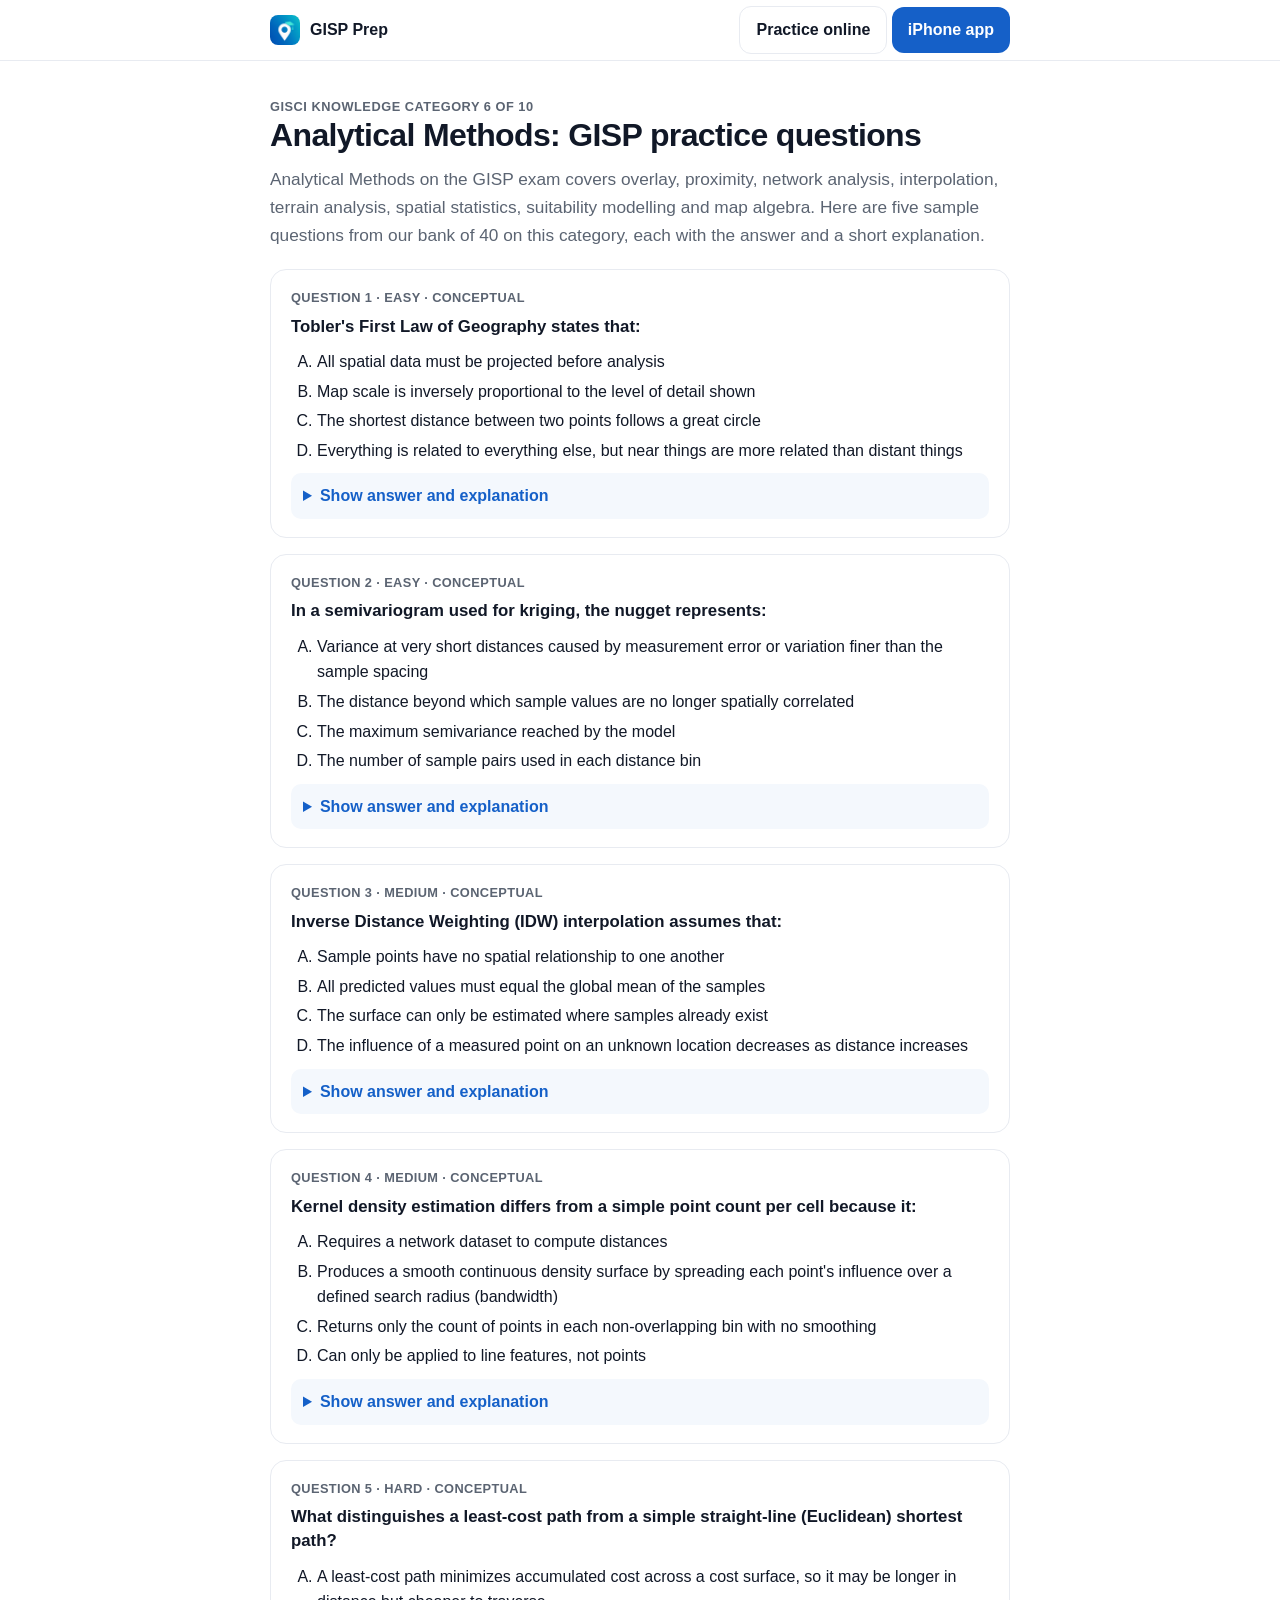
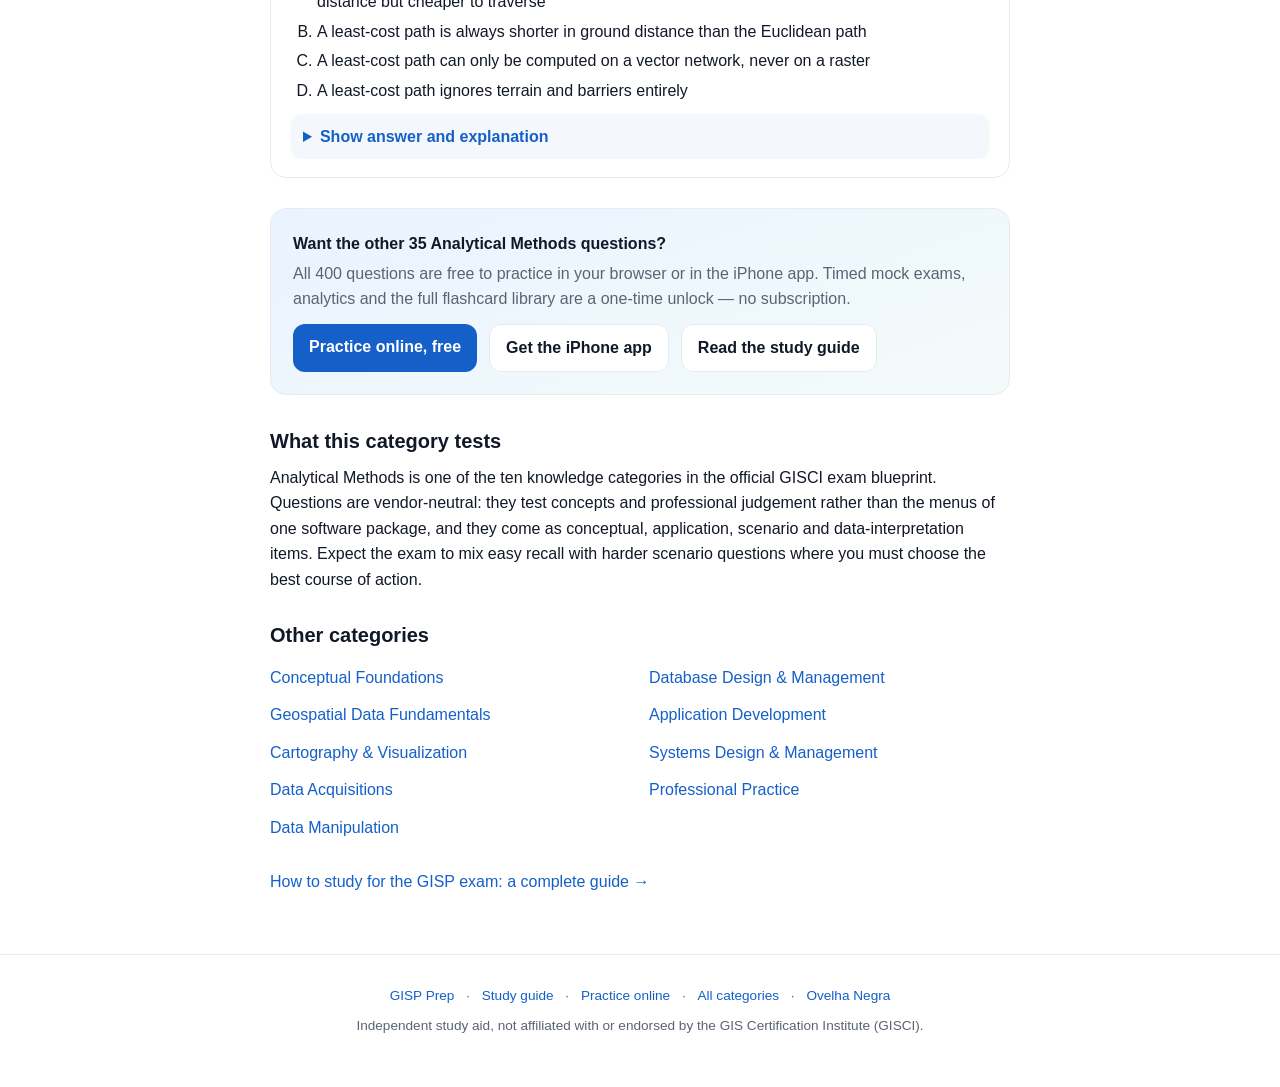
<file: GISPApp/questions/analytical-methods/index.html>
<!doctype html><html lang="en"><head><meta charset="utf-8"><meta name="viewport" content="width=device-width,initial-scale=1">
<title>Analytical Methods: GISP Practice Questions (with answers) | GISP Prep</title><meta name="description" content="Five free GISP exam practice questions on Analytical Methods with answers and explanations, from a bank of 400 covering all ten GISCI knowledge categories. Practice online or on iPhone."><link rel="canonical" href="https://ovelhanegra.io/GISPApp/questions/analytical-methods/">
<meta name="apple-itunes-app" content="app-id=6785084756">
<meta property="og:type" content="article"><meta property="og:title" content="Analytical Methods: GISP Practice Questions (with answers) | GISP Prep"><meta property="og:description" content="Five free GISP exam practice questions on Analytical Methods with answers and explanations, from a bank of 400 covering all ten GISCI knowledge categories. Practice online or on iPhone."><meta property="og:url" content="https://ovelhanegra.io/GISPApp/questions/analytical-methods/"><meta property="og:image" content="https://ovelhanegra.io/GISPApp/img/og.png">
<link rel="icon" href="../../img/icon.png">
<script type="application/ld+json">{"@context": "https://schema.org", "@type": "FAQPage", "mainEntity": [{"@type": "Question", "name": "Tobler's First Law of Geography states that:", "acceptedAnswer": {"@type": "Answer", "text": "Everything is related to everything else, but near things are more related than distant things. Tobler's First Law captures the principle of spatial dependence: near things are more related than distant things. This underpins concepts like spatial autocorrelation and interpolation. The other statements describe projection, geodesy, and cartographic generalization respectively."}}, {"@type": "Question", "name": "In a semivariogram used for kriging, the nugget represents:", "acceptedAnswer": {"@type": "Answer", "text": "Variance at very short distances caused by measurement error or variation finer than the sample spacing. The nugget is the semivariogram's intercept at zero distance, representing measurement error and microscale variability below the sampling resolution. The distance at which correlation ceases is the range, and the plateau semivariance is the sill."}}, {"@type": "Question", "name": "Inverse Distance Weighting (IDW) interpolation assumes that:", "acceptedAnswer": {"@type": "Answer", "text": "The influence of a measured point on an unknown location decreases as distance increases. IDW is a deterministic method in which nearby samples are weighted more heavily than distant ones, reflecting distance-decay. It does not assume spatial independence, does not force values to the mean, and produces estimates at unsampled locations."}}, {"@type": "Question", "name": "Kernel density estimation differs from a simple point count per cell because it:", "acceptedAnswer": {"@type": "Answer", "text": "Produces a smooth continuous density surface by spreading each point's influence over a defined search radius (bandwidth). Kernel density spreads each feature's influence outward within a bandwidth using a kernel function, yielding a smooth continuous surface that peaks at point concentrations. Simple binning counts points per cell without smoothing, and KDE works on points or lines without requiring a network."}}, {"@type": "Question", "name": "What distinguishes a least-cost path from a simple straight-line (Euclidean) shortest path?", "acceptedAnswer": {"@type": "Answer", "text": "A least-cost path minimizes accumulated cost across a cost surface, so it may be longer in distance but cheaper to traverse. Least-cost path uses a cost (friction) surface and finds the route minimizing accumulated cost, which may detour around expensive terrain and thus be longer in distance than a straight line. It is typically computed over a raster cost-distance surface and explicitly accounts for barriers and friction."}}]}</script>
<style>
:root{--blue:#1560c8;--blue2:#0ea5a4;--ink:#111827;--sub:#5b6472;--line:#e8ebf1;--soft:#f4f8fd}
*{box-sizing:border-box;margin:0;padding:0}body{font-family:-apple-system,BlinkMacSystemFont,"Segoe UI",Roboto,Helvetica,Arial,sans-serif;color:var(--ink);line-height:1.6;-webkit-font-smoothing:antialiased}
a{color:var(--blue);text-decoration:none}.in{max-width:780px;margin:0 auto;padding:0 20px}
nav{border-bottom:1px solid var(--line);background:#fff;position:sticky;top:0}nav .in{display:flex;justify-content:space-between;align-items:center;height:60px}
.brand{display:flex;align-items:center;gap:10px;font-weight:800;color:var(--ink)}.brand img{width:30px;height:30px;border-radius:8px}
.btn{display:inline-block;background:var(--blue);color:#fff;border-radius:12px;padding:10px 16px;font-weight:700}.btn.ghost{background:#fff;color:var(--ink);border:1px solid var(--line)}
main{padding:36px 0 60px}h1{font-size:2rem;line-height:1.15;letter-spacing:-.02em}h2{font-size:1.25rem;margin:26px 0 8px}.lead{color:var(--sub);font-size:1.08rem;margin:12px 0 20px}
.q{border:1px solid var(--line);border-radius:16px;padding:18px 20px;margin:16px 0;background:#fff}.q .m{font-size:.8rem;color:var(--sub);font-weight:600;letter-spacing:.03em;text-transform:uppercase}
.q h3{font-size:1.05rem;margin:6px 0 10px;line-height:1.45}.q ol{list-style:upper-alpha;padding-left:26px}.q li{margin:4px 0}
details{margin-top:10px;background:var(--soft);border-radius:10px;padding:10px 12px}summary{cursor:pointer;font-weight:700;color:var(--blue)}details p{margin-top:8px}
.cta{background:linear-gradient(160deg,#eaf3ff,#f3fbfa);border:1px solid var(--line);border-radius:16px;padding:22px;margin:30px 0}.cta .row{display:flex;gap:12px;flex-wrap:wrap;margin-top:12px}
.cats{columns:2;gap:18px}.cats a{display:block;padding:6px 0}@media(max-width:600px){.cats{columns:1}}
footer{border-top:1px solid var(--line);color:var(--sub);font-size:.85rem;padding:30px 20px 50px;text-align:center}footer a{margin:0 8px}
</style></head><body>
<nav><div class="in"><a class="brand" href="../../"><img src="../../img/icon.png" alt="">GISP Prep</a><div><a class="btn ghost" href="../../practice/">Practice online</a> <a class="btn" href="https://apps.apple.com/us/app/gisp-prep-gis-exam-practice/id6785084756">iPhone app</a></div></div></nav>
<main><div class="in"><p style="color:var(--sub);font-weight:700;letter-spacing:.04em;text-transform:uppercase;font-size:.8rem">GISCI knowledge category 6 of 10</p>
<h1>Analytical Methods: GISP practice questions</h1>
<p class="lead">Analytical Methods on the GISP exam covers overlay, proximity, network analysis, interpolation, terrain analysis, spatial statistics, suitability modelling and map algebra. Here are five sample questions from our bank of 40 on this category, each with the answer and a short explanation.</p>
<article class="q"><div class="m">Question 1 · Easy · Conceptual</div><h3>Tobler&#x27;s First Law of Geography states that:</h3><ol><li>All spatial data must be projected before analysis</li><li>Map scale is inversely proportional to the level of detail shown</li><li>The shortest distance between two points follows a great circle</li><li>Everything is related to everything else, but near things are more related than distant things</li></ol>
<details><summary>Show answer and explanation</summary><p><b>Answer: D.</b> Tobler&#x27;s First Law captures the principle of spatial dependence: near things are more related than distant things. This underpins concepts like spatial autocorrelation and interpolation. The other statements describe projection, geodesy, and cartographic generalization respectively.</p></details></article><article class="q"><div class="m">Question 2 · Easy · Conceptual</div><h3>In a semivariogram used for kriging, the nugget represents:</h3><ol><li>Variance at very short distances caused by measurement error or variation finer than the sample spacing</li><li>The distance beyond which sample values are no longer spatially correlated</li><li>The maximum semivariance reached by the model</li><li>The number of sample pairs used in each distance bin</li></ol>
<details><summary>Show answer and explanation</summary><p><b>Answer: A.</b> The nugget is the semivariogram&#x27;s intercept at zero distance, representing measurement error and microscale variability below the sampling resolution. The distance at which correlation ceases is the range, and the plateau semivariance is the sill.</p></details></article><article class="q"><div class="m">Question 3 · Medium · Conceptual</div><h3>Inverse Distance Weighting (IDW) interpolation assumes that:</h3><ol><li>Sample points have no spatial relationship to one another</li><li>All predicted values must equal the global mean of the samples</li><li>The surface can only be estimated where samples already exist</li><li>The influence of a measured point on an unknown location decreases as distance increases</li></ol>
<details><summary>Show answer and explanation</summary><p><b>Answer: D.</b> IDW is a deterministic method in which nearby samples are weighted more heavily than distant ones, reflecting distance-decay. It does not assume spatial independence, does not force values to the mean, and produces estimates at unsampled locations.</p></details></article><article class="q"><div class="m">Question 4 · Medium · Conceptual</div><h3>Kernel density estimation differs from a simple point count per cell because it:</h3><ol><li>Requires a network dataset to compute distances</li><li>Produces a smooth continuous density surface by spreading each point&#x27;s influence over a defined search radius (bandwidth)</li><li>Returns only the count of points in each non-overlapping bin with no smoothing</li><li>Can only be applied to line features, not points</li></ol>
<details><summary>Show answer and explanation</summary><p><b>Answer: B.</b> Kernel density spreads each feature&#x27;s influence outward within a bandwidth using a kernel function, yielding a smooth continuous surface that peaks at point concentrations. Simple binning counts points per cell without smoothing, and KDE works on points or lines without requiring a network.</p></details></article><article class="q"><div class="m">Question 5 · Hard · Conceptual</div><h3>What distinguishes a least-cost path from a simple straight-line (Euclidean) shortest path?</h3><ol><li>A least-cost path minimizes accumulated cost across a cost surface, so it may be longer in distance but cheaper to traverse</li><li>A least-cost path is always shorter in ground distance than the Euclidean path</li><li>A least-cost path can only be computed on a vector network, never on a raster</li><li>A least-cost path ignores terrain and barriers entirely</li></ol>
<details><summary>Show answer and explanation</summary><p><b>Answer: A.</b> Least-cost path uses a cost (friction) surface and finds the route minimizing accumulated cost, which may detour around expensive terrain and thus be longer in distance than a straight line. It is typically computed over a raster cost-distance surface and explicitly accounts for barriers and friction.</p></details></article>
<div class="cta"><b>Want the other 35 Analytical Methods questions?</b><p style="color:var(--sub);margin-top:4px">All 400 questions are free to practice in your browser or in the iPhone app. Timed mock exams, analytics and the full flashcard library are a one-time unlock — no subscription.</p>
<div class="row"><a class="btn" href="../../practice/">Practice online, free</a><a class="btn ghost" href="https://apps.apple.com/us/app/gisp-prep-gis-exam-practice/id6785084756">Get the iPhone app</a><a class="btn ghost" href="../../gisp-exam-study-guide/">Read the study guide</a></div></div>
<h2>What this category tests</h2>
<p>Analytical Methods is one of the ten knowledge categories in the official GISCI exam blueprint. Questions are vendor-neutral: they test concepts and professional judgement rather than the menus of one software package, and they come as conceptual, application, scenario and data-interpretation items. Expect the exam to mix easy recall with harder scenario questions where you must choose the best course of action.</p>
<h2>Other categories</h2><div class="cats"><a href="../conceptual-foundations/">Conceptual Foundations</a><a href="../geospatial-data-fundamentals/">Geospatial Data Fundamentals</a><a href="../cartography-and-visualization/">Cartography &amp; Visualization</a><a href="../data-acquisitions/">Data Acquisitions</a><a href="../data-manipulation/">Data Manipulation</a><a href="../database-design-and-management/">Database Design &amp; Management</a><a href="../application-development/">Application Development</a><a href="../systems-design-and-management/">Systems Design &amp; Management</a><a href="../professional-practice/">Professional Practice</a></div>
<p style="margin-top:22px"><a href="../../gisp-exam-study-guide/">How to study for the GISP exam: a complete guide →</a></p></div></main>
<footer><a href="../../">GISP Prep</a> · <a href="../../gisp-exam-study-guide/">Study guide</a> · <a href="../../practice/">Practice online</a> · <a href="../">All categories</a> · <a href="https://ovelhanegra.io/">Ovelha Negra</a><p style="margin-top:8px">Independent study aid, not affiliated with or endorsed by the GIS Certification Institute (GISCI).</p></footer>
</body></html>
</file>
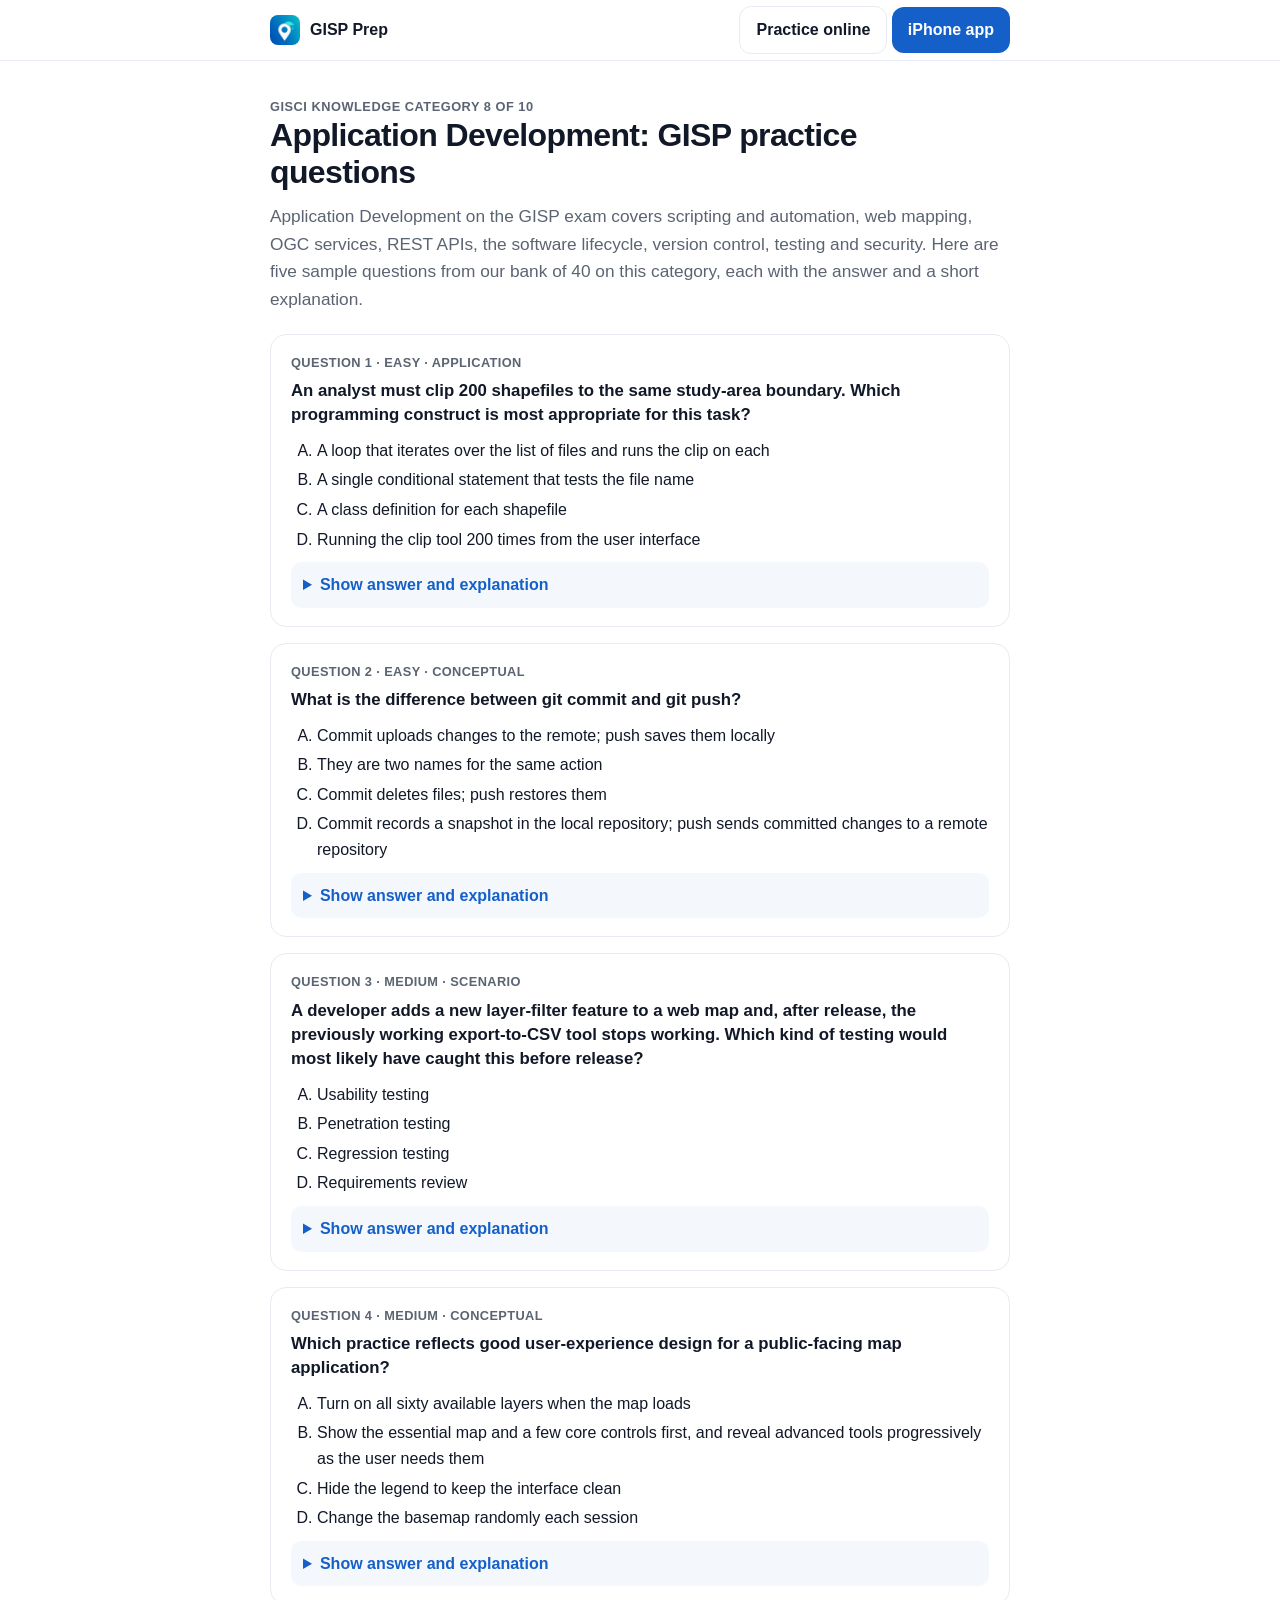
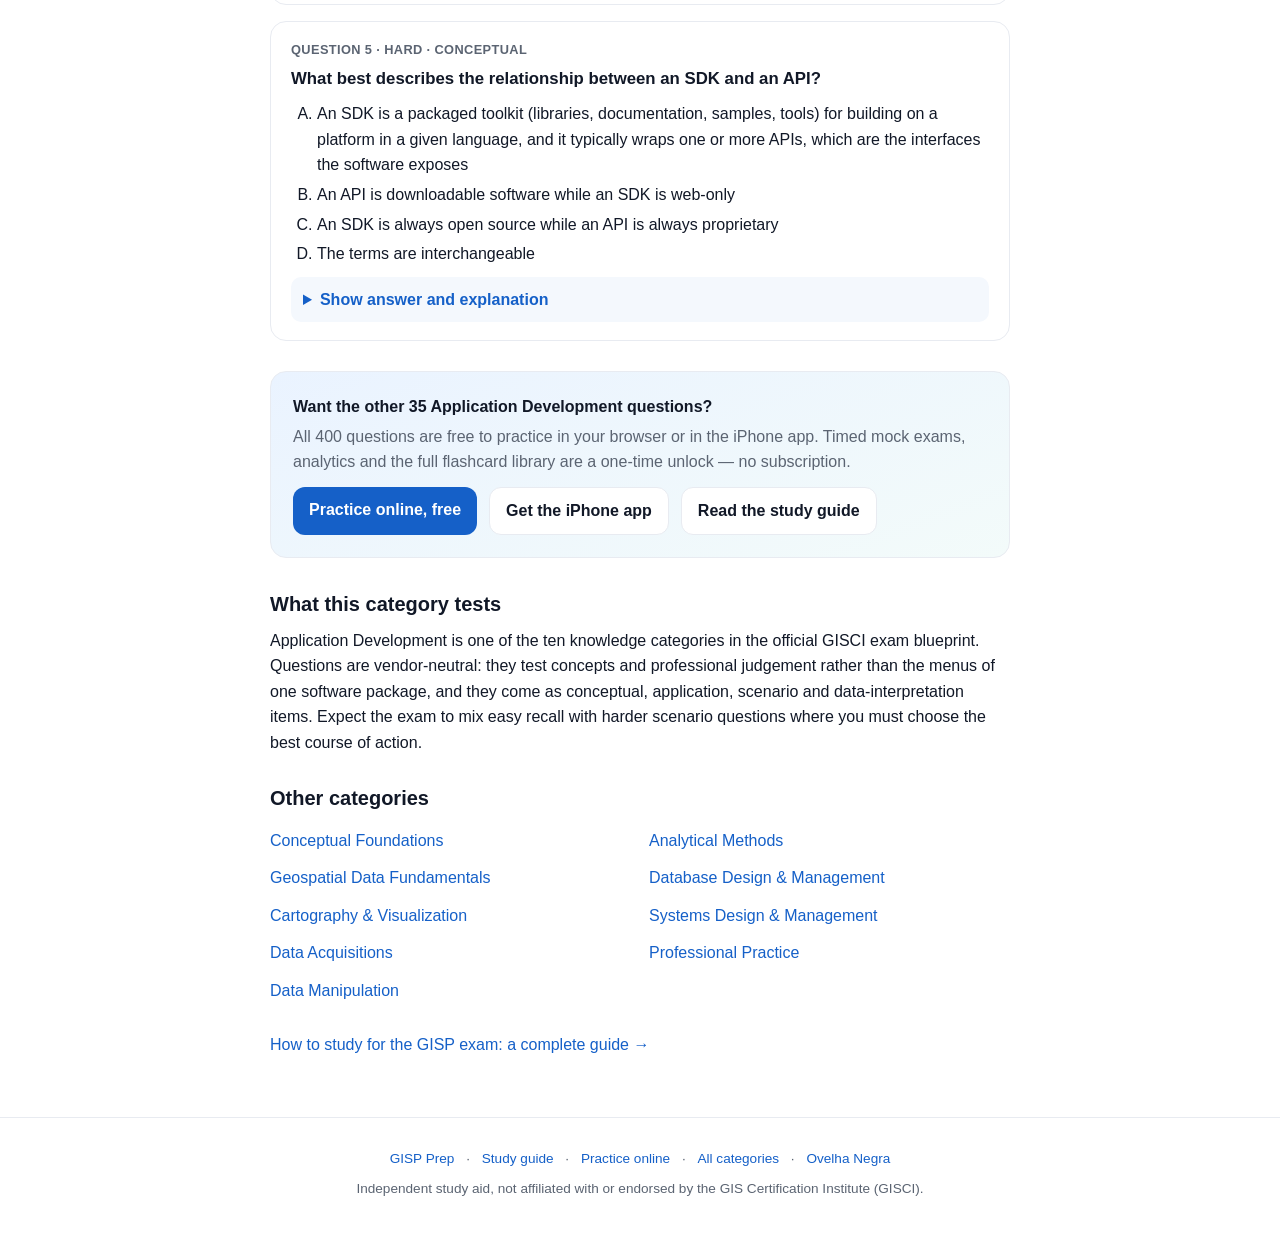
<file: GISPApp/questions/application-development/index.html>
<!doctype html><html lang="en"><head><meta charset="utf-8"><meta name="viewport" content="width=device-width,initial-scale=1">
<title>Application Development: GISP Practice Questions (with answers) | GISP Prep</title><meta name="description" content="Five free GISP exam practice questions on Application Development with answers and explanations, from a bank of 400 covering all ten GISCI knowledge categories. Practice online or on iPhone."><link rel="canonical" href="https://ovelhanegra.io/GISPApp/questions/application-development/">
<meta name="apple-itunes-app" content="app-id=6785084756">
<meta property="og:type" content="article"><meta property="og:title" content="Application Development: GISP Practice Questions (with answers) | GISP Prep"><meta property="og:description" content="Five free GISP exam practice questions on Application Development with answers and explanations, from a bank of 400 covering all ten GISCI knowledge categories. Practice online or on iPhone."><meta property="og:url" content="https://ovelhanegra.io/GISPApp/questions/application-development/"><meta property="og:image" content="https://ovelhanegra.io/GISPApp/img/og.png">
<link rel="icon" href="../../img/icon.png">
<script type="application/ld+json">{"@context": "https://schema.org", "@type": "FAQPage", "mainEntity": [{"@type": "Question", "name": "An analyst must clip 200 shapefiles to the same study-area boundary. Which programming construct is most appropriate for this task?", "acceptedAnswer": {"@type": "Answer", "text": "A loop that iterates over the list of files and runs the clip on each. Repeating the same operation over a collection is exactly what a loop is for; it turns 200 manual runs into one script. A conditional only branches logic and does not repeat it."}}, {"@type": "Question", "name": "What is the difference between git commit and git push?", "acceptedAnswer": {"@type": "Answer", "text": "Commit records a snapshot in the local repository; push sends committed changes to a remote repository. Git is distributed: commits are local until pushed. Forgetting to push is why teammates cannot see your work."}}, {"@type": "Question", "name": "A developer adds a new layer-filter feature to a web map and, after release, the previously working export-to-CSV tool stops working. Which kind of testing would most likely have caught this before release?", "acceptedAnswer": {"@type": "Answer", "text": "Regression testing. Regression testing re-runs existing tests after changes to confirm nothing that used to work has broken. Usability and penetration tests target different concerns."}}, {"@type": "Question", "name": "Which practice reflects good user-experience design for a public-facing map application?", "acceptedAnswer": {"@type": "Answer", "text": "Show the essential map and a few core controls first, and reveal advanced tools progressively as the user needs them. Progressive disclosure reduces cognitive load and keeps the map readable, while advanced functions remain reachable. Overloading the initial view is a common failure of GIS web apps."}}, {"@type": "Question", "name": "What best describes the relationship between an SDK and an API?", "acceptedAnswer": {"@type": "Answer", "text": "An SDK is a packaged toolkit (libraries, documentation, samples, tools) for building on a platform in a given language, and it typically wraps one or more APIs, which are the interfaces the software exposes. An API defines how to call a system; an SDK gives developers the ready-made code and tools to do so conveniently. Web mapping SDKs, for example, wrap REST endpoints and rendering engines."}}]}</script>
<style>
:root{--blue:#1560c8;--blue2:#0ea5a4;--ink:#111827;--sub:#5b6472;--line:#e8ebf1;--soft:#f4f8fd}
*{box-sizing:border-box;margin:0;padding:0}body{font-family:-apple-system,BlinkMacSystemFont,"Segoe UI",Roboto,Helvetica,Arial,sans-serif;color:var(--ink);line-height:1.6;-webkit-font-smoothing:antialiased}
a{color:var(--blue);text-decoration:none}.in{max-width:780px;margin:0 auto;padding:0 20px}
nav{border-bottom:1px solid var(--line);background:#fff;position:sticky;top:0}nav .in{display:flex;justify-content:space-between;align-items:center;height:60px}
.brand{display:flex;align-items:center;gap:10px;font-weight:800;color:var(--ink)}.brand img{width:30px;height:30px;border-radius:8px}
.btn{display:inline-block;background:var(--blue);color:#fff;border-radius:12px;padding:10px 16px;font-weight:700}.btn.ghost{background:#fff;color:var(--ink);border:1px solid var(--line)}
main{padding:36px 0 60px}h1{font-size:2rem;line-height:1.15;letter-spacing:-.02em}h2{font-size:1.25rem;margin:26px 0 8px}.lead{color:var(--sub);font-size:1.08rem;margin:12px 0 20px}
.q{border:1px solid var(--line);border-radius:16px;padding:18px 20px;margin:16px 0;background:#fff}.q .m{font-size:.8rem;color:var(--sub);font-weight:600;letter-spacing:.03em;text-transform:uppercase}
.q h3{font-size:1.05rem;margin:6px 0 10px;line-height:1.45}.q ol{list-style:upper-alpha;padding-left:26px}.q li{margin:4px 0}
details{margin-top:10px;background:var(--soft);border-radius:10px;padding:10px 12px}summary{cursor:pointer;font-weight:700;color:var(--blue)}details p{margin-top:8px}
.cta{background:linear-gradient(160deg,#eaf3ff,#f3fbfa);border:1px solid var(--line);border-radius:16px;padding:22px;margin:30px 0}.cta .row{display:flex;gap:12px;flex-wrap:wrap;margin-top:12px}
.cats{columns:2;gap:18px}.cats a{display:block;padding:6px 0}@media(max-width:600px){.cats{columns:1}}
footer{border-top:1px solid var(--line);color:var(--sub);font-size:.85rem;padding:30px 20px 50px;text-align:center}footer a{margin:0 8px}
</style></head><body>
<nav><div class="in"><a class="brand" href="../../"><img src="../../img/icon.png" alt="">GISP Prep</a><div><a class="btn ghost" href="../../practice/">Practice online</a> <a class="btn" href="https://apps.apple.com/us/app/gisp-prep-gis-exam-practice/id6785084756">iPhone app</a></div></div></nav>
<main><div class="in"><p style="color:var(--sub);font-weight:700;letter-spacing:.04em;text-transform:uppercase;font-size:.8rem">GISCI knowledge category 8 of 10</p>
<h1>Application Development: GISP practice questions</h1>
<p class="lead">Application Development on the GISP exam covers scripting and automation, web mapping, OGC services, REST APIs, the software lifecycle, version control, testing and security. Here are five sample questions from our bank of 40 on this category, each with the answer and a short explanation.</p>
<article class="q"><div class="m">Question 1 · Easy · Application</div><h3>An analyst must clip 200 shapefiles to the same study-area boundary. Which programming construct is most appropriate for this task?</h3><ol><li>A loop that iterates over the list of files and runs the clip on each</li><li>A single conditional statement that tests the file name</li><li>A class definition for each shapefile</li><li>Running the clip tool 200 times from the user interface</li></ol>
<details><summary>Show answer and explanation</summary><p><b>Answer: A.</b> Repeating the same operation over a collection is exactly what a loop is for; it turns 200 manual runs into one script. A conditional only branches logic and does not repeat it.</p></details></article><article class="q"><div class="m">Question 2 · Easy · Conceptual</div><h3>What is the difference between git commit and git push?</h3><ol><li>Commit uploads changes to the remote; push saves them locally</li><li>They are two names for the same action</li><li>Commit deletes files; push restores them</li><li>Commit records a snapshot in the local repository; push sends committed changes to a remote repository</li></ol>
<details><summary>Show answer and explanation</summary><p><b>Answer: D.</b> Git is distributed: commits are local until pushed. Forgetting to push is why teammates cannot see your work.</p></details></article><article class="q"><div class="m">Question 3 · Medium · Scenario</div><h3>A developer adds a new layer-filter feature to a web map and, after release, the previously working export-to-CSV tool stops working. Which kind of testing would most likely have caught this before release?</h3><ol><li>Usability testing</li><li>Penetration testing</li><li>Regression testing</li><li>Requirements review</li></ol>
<details><summary>Show answer and explanation</summary><p><b>Answer: C.</b> Regression testing re-runs existing tests after changes to confirm nothing that used to work has broken. Usability and penetration tests target different concerns.</p></details></article><article class="q"><div class="m">Question 4 · Medium · Conceptual</div><h3>Which practice reflects good user-experience design for a public-facing map application?</h3><ol><li>Turn on all sixty available layers when the map loads</li><li>Show the essential map and a few core controls first, and reveal advanced tools progressively as the user needs them</li><li>Hide the legend to keep the interface clean</li><li>Change the basemap randomly each session</li></ol>
<details><summary>Show answer and explanation</summary><p><b>Answer: B.</b> Progressive disclosure reduces cognitive load and keeps the map readable, while advanced functions remain reachable. Overloading the initial view is a common failure of GIS web apps.</p></details></article><article class="q"><div class="m">Question 5 · Hard · Conceptual</div><h3>What best describes the relationship between an SDK and an API?</h3><ol><li>An SDK is a packaged toolkit (libraries, documentation, samples, tools) for building on a platform in a given language, and it typically wraps one or more APIs, which are the interfaces the software exposes</li><li>An API is downloadable software while an SDK is web-only</li><li>An SDK is always open source while an API is always proprietary</li><li>The terms are interchangeable</li></ol>
<details><summary>Show answer and explanation</summary><p><b>Answer: A.</b> An API defines how to call a system; an SDK gives developers the ready-made code and tools to do so conveniently. Web mapping SDKs, for example, wrap REST endpoints and rendering engines.</p></details></article>
<div class="cta"><b>Want the other 35 Application Development questions?</b><p style="color:var(--sub);margin-top:4px">All 400 questions are free to practice in your browser or in the iPhone app. Timed mock exams, analytics and the full flashcard library are a one-time unlock — no subscription.</p>
<div class="row"><a class="btn" href="../../practice/">Practice online, free</a><a class="btn ghost" href="https://apps.apple.com/us/app/gisp-prep-gis-exam-practice/id6785084756">Get the iPhone app</a><a class="btn ghost" href="../../gisp-exam-study-guide/">Read the study guide</a></div></div>
<h2>What this category tests</h2>
<p>Application Development is one of the ten knowledge categories in the official GISCI exam blueprint. Questions are vendor-neutral: they test concepts and professional judgement rather than the menus of one software package, and they come as conceptual, application, scenario and data-interpretation items. Expect the exam to mix easy recall with harder scenario questions where you must choose the best course of action.</p>
<h2>Other categories</h2><div class="cats"><a href="../conceptual-foundations/">Conceptual Foundations</a><a href="../geospatial-data-fundamentals/">Geospatial Data Fundamentals</a><a href="../cartography-and-visualization/">Cartography &amp; Visualization</a><a href="../data-acquisitions/">Data Acquisitions</a><a href="../data-manipulation/">Data Manipulation</a><a href="../analytical-methods/">Analytical Methods</a><a href="../database-design-and-management/">Database Design &amp; Management</a><a href="../systems-design-and-management/">Systems Design &amp; Management</a><a href="../professional-practice/">Professional Practice</a></div>
<p style="margin-top:22px"><a href="../../gisp-exam-study-guide/">How to study for the GISP exam: a complete guide →</a></p></div></main>
<footer><a href="../../">GISP Prep</a> · <a href="../../gisp-exam-study-guide/">Study guide</a> · <a href="../../practice/">Practice online</a> · <a href="../">All categories</a> · <a href="https://ovelhanegra.io/">Ovelha Negra</a><p style="margin-top:8px">Independent study aid, not affiliated with or endorsed by the GIS Certification Institute (GISCI).</p></footer>
</body></html>
</file>
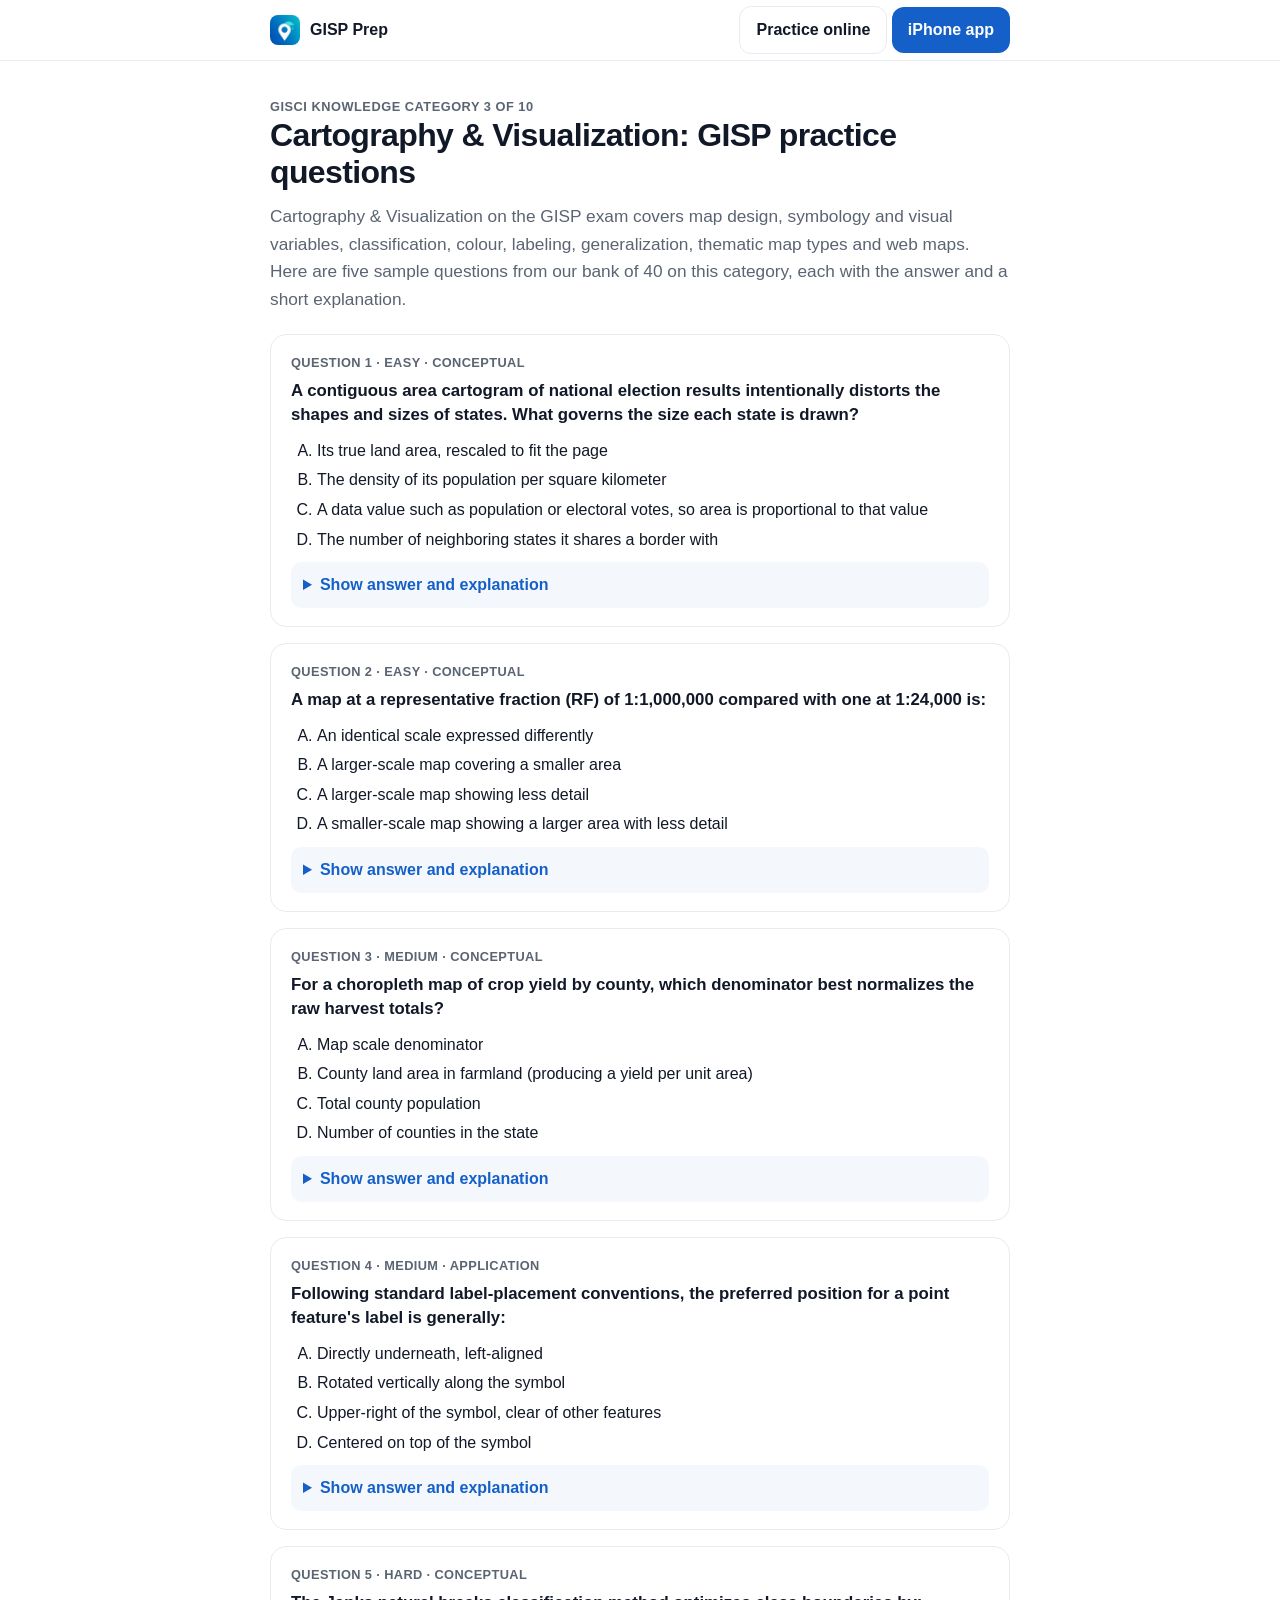
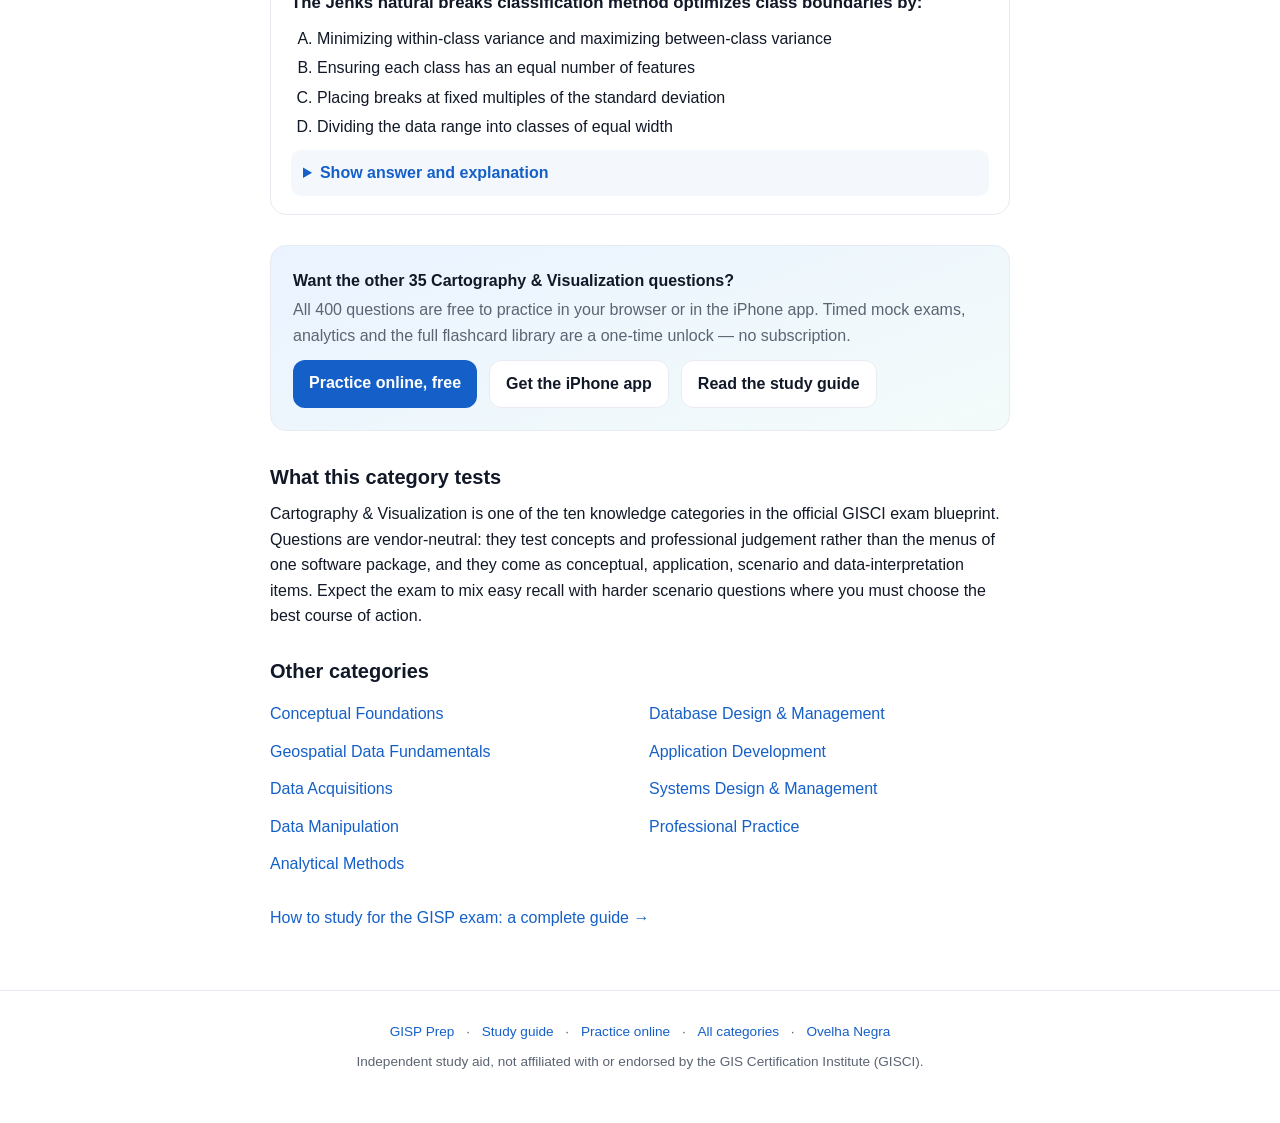
<file: GISPApp/questions/cartography-and-visualization/index.html>
<!doctype html><html lang="en"><head><meta charset="utf-8"><meta name="viewport" content="width=device-width,initial-scale=1">
<title>Cartography &amp; Visualization: GISP Practice Questions (with answers) | GISP Prep</title><meta name="description" content="Five free GISP exam practice questions on Cartography &amp; Visualization with answers and explanations, from a bank of 400 covering all ten GISCI knowledge categories. Practice online or on iPhone."><link rel="canonical" href="https://ovelhanegra.io/GISPApp/questions/cartography-and-visualization/">
<meta name="apple-itunes-app" content="app-id=6785084756">
<meta property="og:type" content="article"><meta property="og:title" content="Cartography &amp; Visualization: GISP Practice Questions (with answers) | GISP Prep"><meta property="og:description" content="Five free GISP exam practice questions on Cartography &amp; Visualization with answers and explanations, from a bank of 400 covering all ten GISCI knowledge categories. Practice online or on iPhone."><meta property="og:url" content="https://ovelhanegra.io/GISPApp/questions/cartography-and-visualization/"><meta property="og:image" content="https://ovelhanegra.io/GISPApp/img/og.png">
<link rel="icon" href="../../img/icon.png">
<script type="application/ld+json">{"@context": "https://schema.org", "@type": "FAQPage", "mainEntity": [{"@type": "Question", "name": "A contiguous area cartogram of national election results intentionally distorts the shapes and sizes of states. What governs the size each state is drawn?", "acceptedAnswer": {"@type": "Answer", "text": "A data value such as population or electoral votes, so area is proportional to that value. In a value-by-area cartogram, each enumeration unit is resized so its area is proportional to an attribute (population, votes, GDP), sacrificing true geographic area and often shape. This counters the visual dominance of large, sparsely populated units on a conventional choropleth."}}, {"@type": "Question", "name": "A map at a representative fraction (RF) of 1:1,000,000 compared with one at 1:24,000 is:", "acceptedAnswer": {"@type": "Answer", "text": "A smaller-scale map showing a larger area with less detail. A larger denominator means a smaller scale. 1:1,000,000 is a small-scale map covering a large area with less detail; 1:24,000 is a large-scale map covering a smaller area with more detail."}}, {"@type": "Question", "name": "For a choropleth map of crop yield by county, which denominator best normalizes the raw harvest totals?", "acceptedAnswer": {"@type": "Answer", "text": "County land area in farmland (producing a yield per unit area). Normalization should use a denominator meaningfully related to the numerator. Dividing harvest totals by farmland area yields a comparable rate (yield per unit area), correcting for differences in county size."}}, {"@type": "Question", "name": "Following standard label-placement conventions, the preferred position for a point feature's label is generally:", "acceptedAnswer": {"@type": "Answer", "text": "Upper-right of the symbol, clear of other features. Cartographic convention favors placing a point label to the upper-right of the symbol, offset slightly so it does not overlap the point or nearby features. Hydrographic labels are an exception, often italicized and following the feature."}}, {"@type": "Question", "name": "The Jenks natural breaks classification method optimizes class boundaries by:", "acceptedAnswer": {"@type": "Answer", "text": "Minimizing within-class variance and maximizing between-class variance. Jenks (natural breaks) iteratively seeks class boundaries that minimize variance within classes while maximizing variance between classes, grouping values that are naturally similar."}}]}</script>
<style>
:root{--blue:#1560c8;--blue2:#0ea5a4;--ink:#111827;--sub:#5b6472;--line:#e8ebf1;--soft:#f4f8fd}
*{box-sizing:border-box;margin:0;padding:0}body{font-family:-apple-system,BlinkMacSystemFont,"Segoe UI",Roboto,Helvetica,Arial,sans-serif;color:var(--ink);line-height:1.6;-webkit-font-smoothing:antialiased}
a{color:var(--blue);text-decoration:none}.in{max-width:780px;margin:0 auto;padding:0 20px}
nav{border-bottom:1px solid var(--line);background:#fff;position:sticky;top:0}nav .in{display:flex;justify-content:space-between;align-items:center;height:60px}
.brand{display:flex;align-items:center;gap:10px;font-weight:800;color:var(--ink)}.brand img{width:30px;height:30px;border-radius:8px}
.btn{display:inline-block;background:var(--blue);color:#fff;border-radius:12px;padding:10px 16px;font-weight:700}.btn.ghost{background:#fff;color:var(--ink);border:1px solid var(--line)}
main{padding:36px 0 60px}h1{font-size:2rem;line-height:1.15;letter-spacing:-.02em}h2{font-size:1.25rem;margin:26px 0 8px}.lead{color:var(--sub);font-size:1.08rem;margin:12px 0 20px}
.q{border:1px solid var(--line);border-radius:16px;padding:18px 20px;margin:16px 0;background:#fff}.q .m{font-size:.8rem;color:var(--sub);font-weight:600;letter-spacing:.03em;text-transform:uppercase}
.q h3{font-size:1.05rem;margin:6px 0 10px;line-height:1.45}.q ol{list-style:upper-alpha;padding-left:26px}.q li{margin:4px 0}
details{margin-top:10px;background:var(--soft);border-radius:10px;padding:10px 12px}summary{cursor:pointer;font-weight:700;color:var(--blue)}details p{margin-top:8px}
.cta{background:linear-gradient(160deg,#eaf3ff,#f3fbfa);border:1px solid var(--line);border-radius:16px;padding:22px;margin:30px 0}.cta .row{display:flex;gap:12px;flex-wrap:wrap;margin-top:12px}
.cats{columns:2;gap:18px}.cats a{display:block;padding:6px 0}@media(max-width:600px){.cats{columns:1}}
footer{border-top:1px solid var(--line);color:var(--sub);font-size:.85rem;padding:30px 20px 50px;text-align:center}footer a{margin:0 8px}
</style></head><body>
<nav><div class="in"><a class="brand" href="../../"><img src="../../img/icon.png" alt="">GISP Prep</a><div><a class="btn ghost" href="../../practice/">Practice online</a> <a class="btn" href="https://apps.apple.com/us/app/gisp-prep-gis-exam-practice/id6785084756">iPhone app</a></div></div></nav>
<main><div class="in"><p style="color:var(--sub);font-weight:700;letter-spacing:.04em;text-transform:uppercase;font-size:.8rem">GISCI knowledge category 3 of 10</p>
<h1>Cartography &amp; Visualization: GISP practice questions</h1>
<p class="lead">Cartography &amp; Visualization on the GISP exam covers map design, symbology and visual variables, classification, colour, labeling, generalization, thematic map types and web maps. Here are five sample questions from our bank of 40 on this category, each with the answer and a short explanation.</p>
<article class="q"><div class="m">Question 1 · Easy · Conceptual</div><h3>A contiguous area cartogram of national election results intentionally distorts the shapes and sizes of states. What governs the size each state is drawn?</h3><ol><li>Its true land area, rescaled to fit the page</li><li>The density of its population per square kilometer</li><li>A data value such as population or electoral votes, so area is proportional to that value</li><li>The number of neighboring states it shares a border with</li></ol>
<details><summary>Show answer and explanation</summary><p><b>Answer: C.</b> In a value-by-area cartogram, each enumeration unit is resized so its area is proportional to an attribute (population, votes, GDP), sacrificing true geographic area and often shape. This counters the visual dominance of large, sparsely populated units on a conventional choropleth.</p></details></article><article class="q"><div class="m">Question 2 · Easy · Conceptual</div><h3>A map at a representative fraction (RF) of 1:1,000,000 compared with one at 1:24,000 is:</h3><ol><li>An identical scale expressed differently</li><li>A larger-scale map covering a smaller area</li><li>A larger-scale map showing less detail</li><li>A smaller-scale map showing a larger area with less detail</li></ol>
<details><summary>Show answer and explanation</summary><p><b>Answer: D.</b> A larger denominator means a smaller scale. 1:1,000,000 is a small-scale map covering a large area with less detail; 1:24,000 is a large-scale map covering a smaller area with more detail.</p></details></article><article class="q"><div class="m">Question 3 · Medium · Conceptual</div><h3>For a choropleth map of crop yield by county, which denominator best normalizes the raw harvest totals?</h3><ol><li>Map scale denominator</li><li>County land area in farmland (producing a yield per unit area)</li><li>Total county population</li><li>Number of counties in the state</li></ol>
<details><summary>Show answer and explanation</summary><p><b>Answer: B.</b> Normalization should use a denominator meaningfully related to the numerator. Dividing harvest totals by farmland area yields a comparable rate (yield per unit area), correcting for differences in county size.</p></details></article><article class="q"><div class="m">Question 4 · Medium · Application</div><h3>Following standard label-placement conventions, the preferred position for a point feature&#x27;s label is generally:</h3><ol><li>Directly underneath, left-aligned</li><li>Rotated vertically along the symbol</li><li>Upper-right of the symbol, clear of other features</li><li>Centered on top of the symbol</li></ol>
<details><summary>Show answer and explanation</summary><p><b>Answer: C.</b> Cartographic convention favors placing a point label to the upper-right of the symbol, offset slightly so it does not overlap the point or nearby features. Hydrographic labels are an exception, often italicized and following the feature.</p></details></article><article class="q"><div class="m">Question 5 · Hard · Conceptual</div><h3>The Jenks natural breaks classification method optimizes class boundaries by:</h3><ol><li>Minimizing within-class variance and maximizing between-class variance</li><li>Ensuring each class has an equal number of features</li><li>Placing breaks at fixed multiples of the standard deviation</li><li>Dividing the data range into classes of equal width</li></ol>
<details><summary>Show answer and explanation</summary><p><b>Answer: A.</b> Jenks (natural breaks) iteratively seeks class boundaries that minimize variance within classes while maximizing variance between classes, grouping values that are naturally similar.</p></details></article>
<div class="cta"><b>Want the other 35 Cartography &amp; Visualization questions?</b><p style="color:var(--sub);margin-top:4px">All 400 questions are free to practice in your browser or in the iPhone app. Timed mock exams, analytics and the full flashcard library are a one-time unlock — no subscription.</p>
<div class="row"><a class="btn" href="../../practice/">Practice online, free</a><a class="btn ghost" href="https://apps.apple.com/us/app/gisp-prep-gis-exam-practice/id6785084756">Get the iPhone app</a><a class="btn ghost" href="../../gisp-exam-study-guide/">Read the study guide</a></div></div>
<h2>What this category tests</h2>
<p>Cartography &amp; Visualization is one of the ten knowledge categories in the official GISCI exam blueprint. Questions are vendor-neutral: they test concepts and professional judgement rather than the menus of one software package, and they come as conceptual, application, scenario and data-interpretation items. Expect the exam to mix easy recall with harder scenario questions where you must choose the best course of action.</p>
<h2>Other categories</h2><div class="cats"><a href="../conceptual-foundations/">Conceptual Foundations</a><a href="../geospatial-data-fundamentals/">Geospatial Data Fundamentals</a><a href="../data-acquisitions/">Data Acquisitions</a><a href="../data-manipulation/">Data Manipulation</a><a href="../analytical-methods/">Analytical Methods</a><a href="../database-design-and-management/">Database Design &amp; Management</a><a href="../application-development/">Application Development</a><a href="../systems-design-and-management/">Systems Design &amp; Management</a><a href="../professional-practice/">Professional Practice</a></div>
<p style="margin-top:22px"><a href="../../gisp-exam-study-guide/">How to study for the GISP exam: a complete guide →</a></p></div></main>
<footer><a href="../../">GISP Prep</a> · <a href="../../gisp-exam-study-guide/">Study guide</a> · <a href="../../practice/">Practice online</a> · <a href="../">All categories</a> · <a href="https://ovelhanegra.io/">Ovelha Negra</a><p style="margin-top:8px">Independent study aid, not affiliated with or endorsed by the GIS Certification Institute (GISCI).</p></footer>
</body></html>
</file>
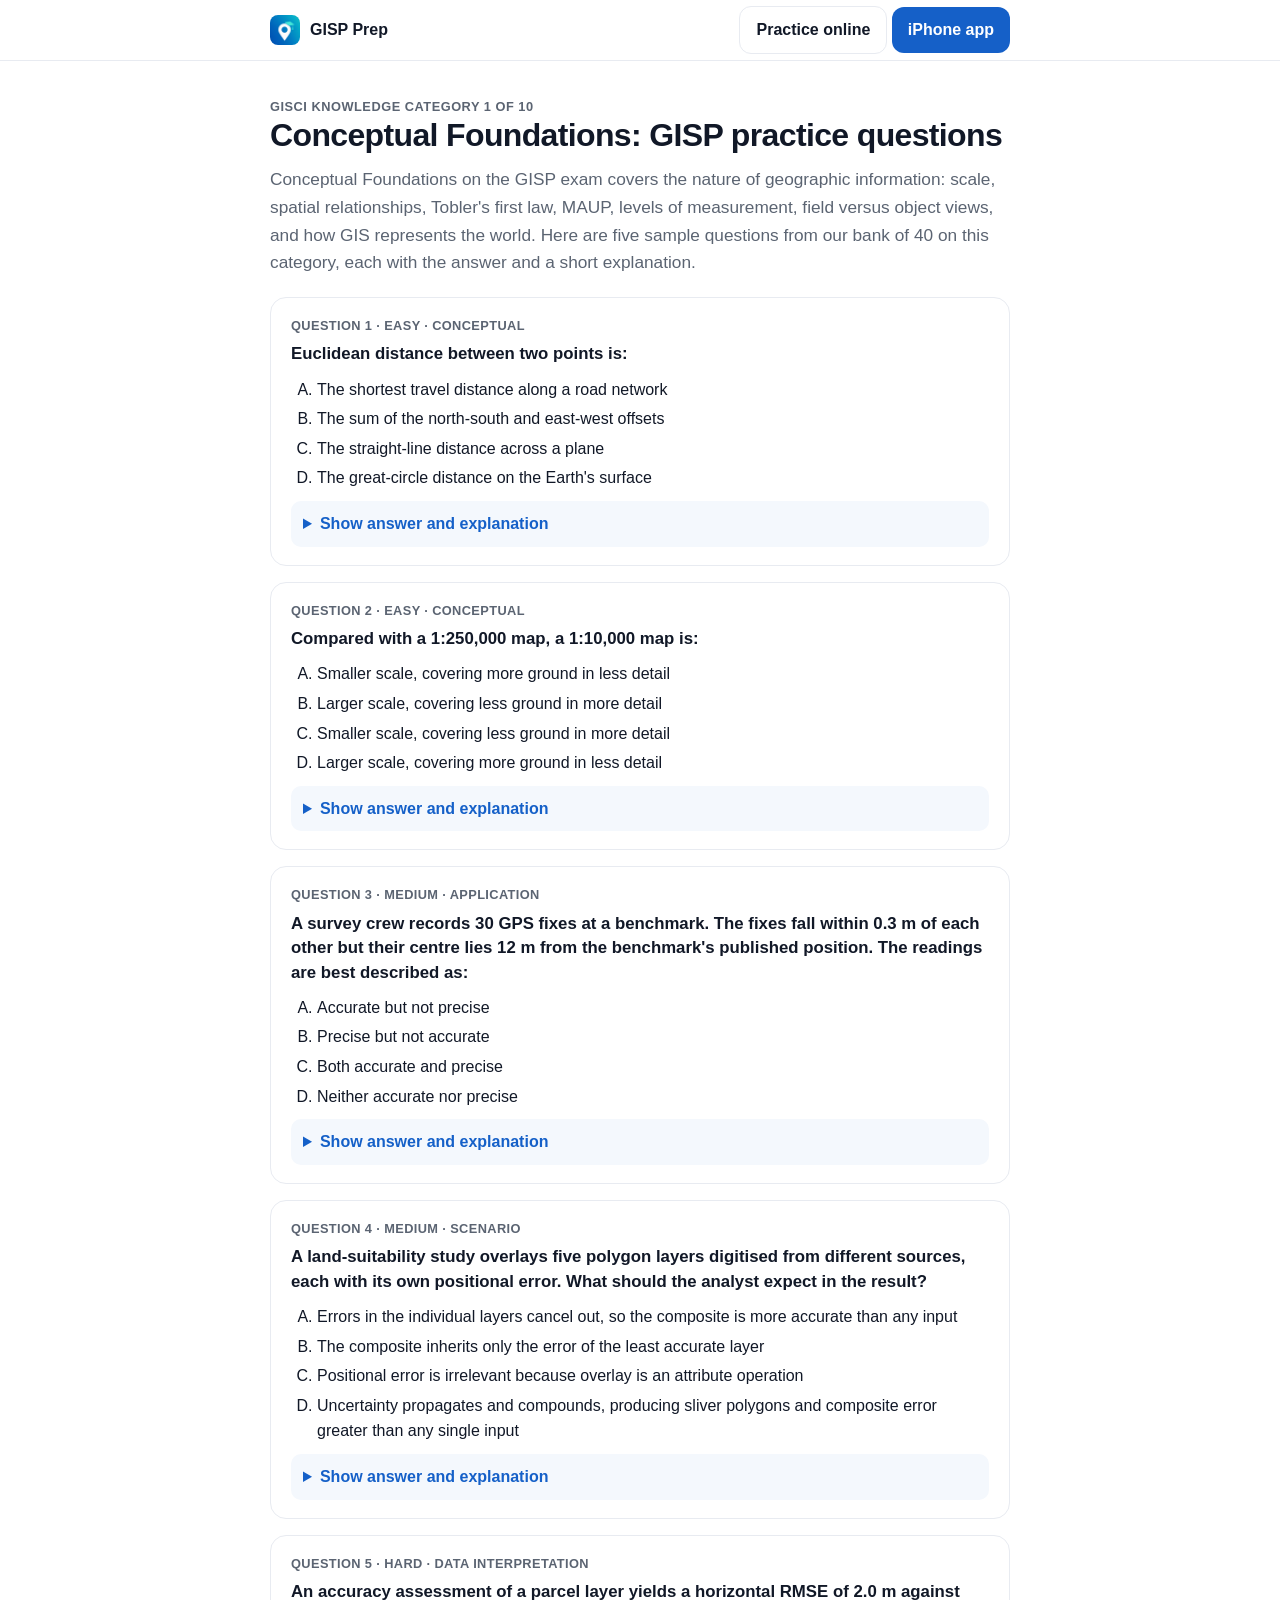
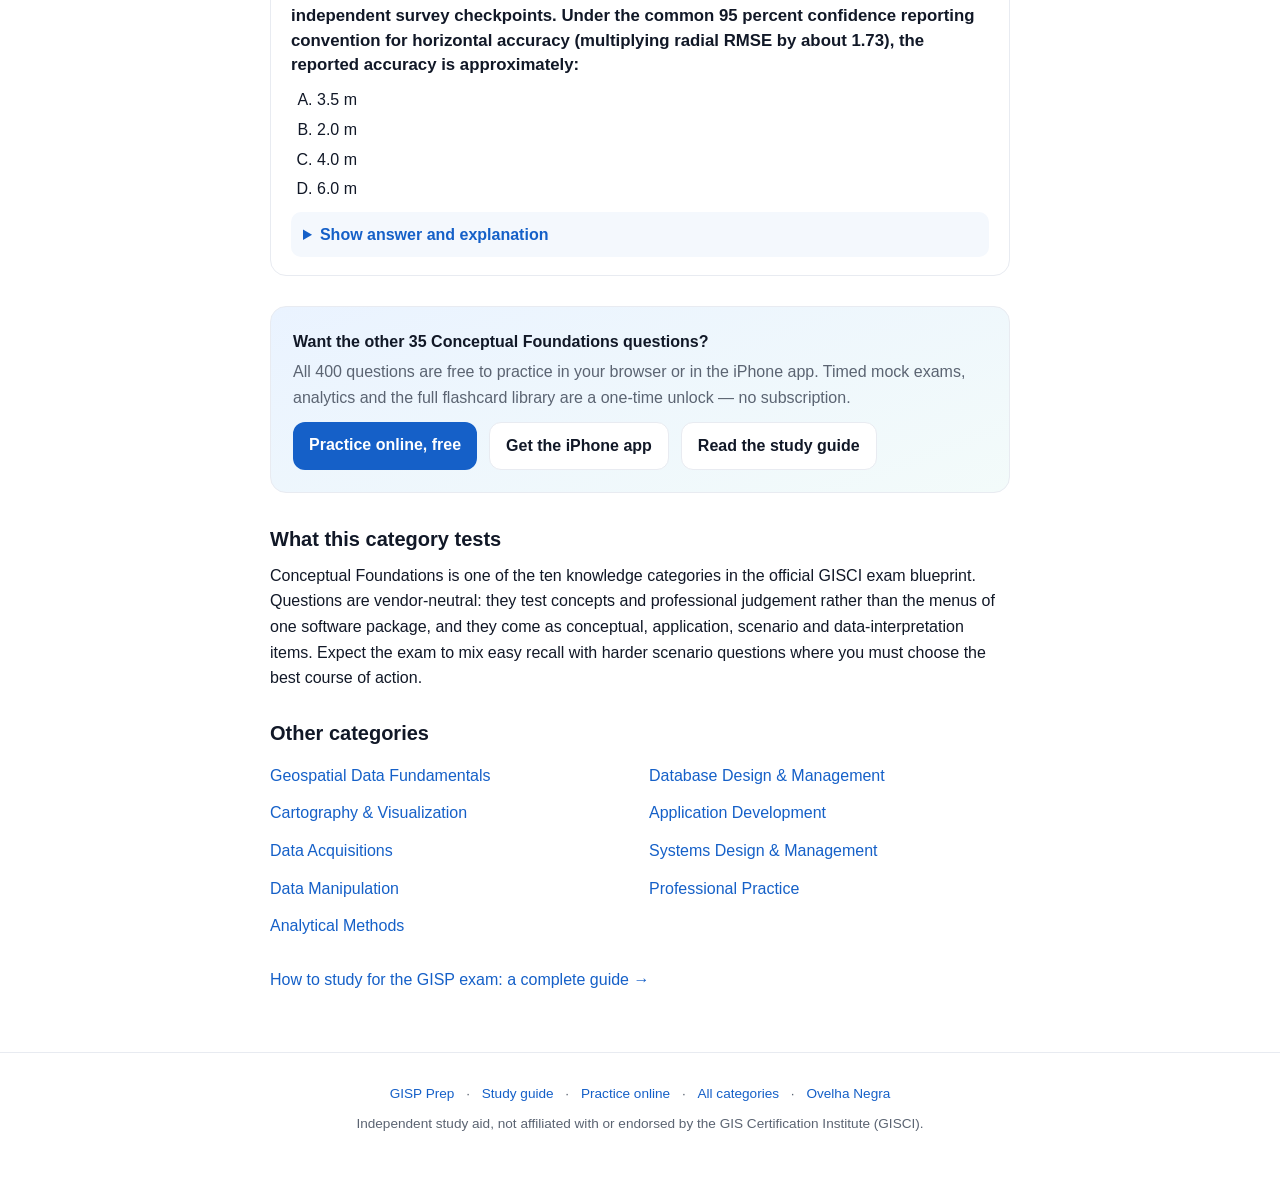
<file: GISPApp/questions/conceptual-foundations/index.html>
<!doctype html><html lang="en"><head><meta charset="utf-8"><meta name="viewport" content="width=device-width,initial-scale=1">
<title>Conceptual Foundations: GISP Practice Questions (with answers) | GISP Prep</title><meta name="description" content="Five free GISP exam practice questions on Conceptual Foundations with answers and explanations, from a bank of 400 covering all ten GISCI knowledge categories. Practice online or on iPhone."><link rel="canonical" href="https://ovelhanegra.io/GISPApp/questions/conceptual-foundations/">
<meta name="apple-itunes-app" content="app-id=6785084756">
<meta property="og:type" content="article"><meta property="og:title" content="Conceptual Foundations: GISP Practice Questions (with answers) | GISP Prep"><meta property="og:description" content="Five free GISP exam practice questions on Conceptual Foundations with answers and explanations, from a bank of 400 covering all ten GISCI knowledge categories. Practice online or on iPhone."><meta property="og:url" content="https://ovelhanegra.io/GISPApp/questions/conceptual-foundations/"><meta property="og:image" content="https://ovelhanegra.io/GISPApp/img/og.png">
<link rel="icon" href="../../img/icon.png">
<script type="application/ld+json">{"@context": "https://schema.org", "@type": "FAQPage", "mainEntity": [{"@type": "Question", "name": "Euclidean distance between two points is:", "acceptedAnswer": {"@type": "Answer", "text": "The straight-line distance across a plane. Euclidean distance is the as-the-crow-flies planar distance. Network distance follows links, Manhattan distance sums axis offsets, and great-circle distance follows the curved surface of the sphere."}}, {"@type": "Question", "name": "Compared with a 1:250,000 map, a 1:10,000 map is:", "acceptedAnswer": {"@type": "Answer", "text": "Larger scale, covering less ground in more detail. Scale is the representative fraction, and 1/10,000 is a larger number than 1/250,000. Large-scale maps show small areas in great detail; small-scale maps show large areas with heavy generalisation."}}, {"@type": "Question", "name": "A survey crew records 30 GPS fixes at a benchmark. The fixes fall within 0.3 m of each other but their centre lies 12 m from the benchmark's published position. The readings are best described as:", "acceptedAnswer": {"@type": "Answer", "text": "Precise but not accurate. Precision describes repeatability (the tight 0.3 m cluster); accuracy describes closeness to the true value (missed by 12 m). High precision with a large systematic bias is precise but inaccurate."}}, {"@type": "Question", "name": "A land-suitability study overlays five polygon layers digitised from different sources, each with its own positional error. What should the analyst expect in the result?", "acceptedAnswer": {"@type": "Answer", "text": "Uncertainty propagates and compounds, producing sliver polygons and composite error greater than any single input. Each overlay combines the positional uncertainty of its inputs, so boundaries that should coincide produce slivers and the output is no more reliable than its worst input, and usually less. Error propagation is a core reason to document lineage and accuracy."}}, {"@type": "Question", "name": "An accuracy assessment of a parcel layer yields a horizontal RMSE of 2.0 m against independent survey checkpoints. Under the common 95 percent confidence reporting convention for horizontal accuracy (multiplying radial RMSE by about 1.73), the reported accuracy is approximately:", "acceptedAnswer": {"@type": "Answer", "text": "3.5 m. Accuracy at the 95 percent level is reported as roughly 1.7308 times the radial RMSE, so 2.0 m RMSE corresponds to about 3.5 m. The RMSE itself is a typical error, not the bound that 95 percent of points fall within."}}]}</script>
<style>
:root{--blue:#1560c8;--blue2:#0ea5a4;--ink:#111827;--sub:#5b6472;--line:#e8ebf1;--soft:#f4f8fd}
*{box-sizing:border-box;margin:0;padding:0}body{font-family:-apple-system,BlinkMacSystemFont,"Segoe UI",Roboto,Helvetica,Arial,sans-serif;color:var(--ink);line-height:1.6;-webkit-font-smoothing:antialiased}
a{color:var(--blue);text-decoration:none}.in{max-width:780px;margin:0 auto;padding:0 20px}
nav{border-bottom:1px solid var(--line);background:#fff;position:sticky;top:0}nav .in{display:flex;justify-content:space-between;align-items:center;height:60px}
.brand{display:flex;align-items:center;gap:10px;font-weight:800;color:var(--ink)}.brand img{width:30px;height:30px;border-radius:8px}
.btn{display:inline-block;background:var(--blue);color:#fff;border-radius:12px;padding:10px 16px;font-weight:700}.btn.ghost{background:#fff;color:var(--ink);border:1px solid var(--line)}
main{padding:36px 0 60px}h1{font-size:2rem;line-height:1.15;letter-spacing:-.02em}h2{font-size:1.25rem;margin:26px 0 8px}.lead{color:var(--sub);font-size:1.08rem;margin:12px 0 20px}
.q{border:1px solid var(--line);border-radius:16px;padding:18px 20px;margin:16px 0;background:#fff}.q .m{font-size:.8rem;color:var(--sub);font-weight:600;letter-spacing:.03em;text-transform:uppercase}
.q h3{font-size:1.05rem;margin:6px 0 10px;line-height:1.45}.q ol{list-style:upper-alpha;padding-left:26px}.q li{margin:4px 0}
details{margin-top:10px;background:var(--soft);border-radius:10px;padding:10px 12px}summary{cursor:pointer;font-weight:700;color:var(--blue)}details p{margin-top:8px}
.cta{background:linear-gradient(160deg,#eaf3ff,#f3fbfa);border:1px solid var(--line);border-radius:16px;padding:22px;margin:30px 0}.cta .row{display:flex;gap:12px;flex-wrap:wrap;margin-top:12px}
.cats{columns:2;gap:18px}.cats a{display:block;padding:6px 0}@media(max-width:600px){.cats{columns:1}}
footer{border-top:1px solid var(--line);color:var(--sub);font-size:.85rem;padding:30px 20px 50px;text-align:center}footer a{margin:0 8px}
</style></head><body>
<nav><div class="in"><a class="brand" href="../../"><img src="../../img/icon.png" alt="">GISP Prep</a><div><a class="btn ghost" href="../../practice/">Practice online</a> <a class="btn" href="https://apps.apple.com/us/app/gisp-prep-gis-exam-practice/id6785084756">iPhone app</a></div></div></nav>
<main><div class="in"><p style="color:var(--sub);font-weight:700;letter-spacing:.04em;text-transform:uppercase;font-size:.8rem">GISCI knowledge category 1 of 10</p>
<h1>Conceptual Foundations: GISP practice questions</h1>
<p class="lead">Conceptual Foundations on the GISP exam covers the nature of geographic information: scale, spatial relationships, Tobler&#x27;s first law, MAUP, levels of measurement, field versus object views, and how GIS represents the world. Here are five sample questions from our bank of 40 on this category, each with the answer and a short explanation.</p>
<article class="q"><div class="m">Question 1 · Easy · Conceptual</div><h3>Euclidean distance between two points is:</h3><ol><li>The shortest travel distance along a road network</li><li>The sum of the north-south and east-west offsets</li><li>The straight-line distance across a plane</li><li>The great-circle distance on the Earth&#x27;s surface</li></ol>
<details><summary>Show answer and explanation</summary><p><b>Answer: C.</b> Euclidean distance is the as-the-crow-flies planar distance. Network distance follows links, Manhattan distance sums axis offsets, and great-circle distance follows the curved surface of the sphere.</p></details></article><article class="q"><div class="m">Question 2 · Easy · Conceptual</div><h3>Compared with a 1:250,000 map, a 1:10,000 map is:</h3><ol><li>Smaller scale, covering more ground in less detail</li><li>Larger scale, covering less ground in more detail</li><li>Smaller scale, covering less ground in more detail</li><li>Larger scale, covering more ground in less detail</li></ol>
<details><summary>Show answer and explanation</summary><p><b>Answer: B.</b> Scale is the representative fraction, and 1/10,000 is a larger number than 1/250,000. Large-scale maps show small areas in great detail; small-scale maps show large areas with heavy generalisation.</p></details></article><article class="q"><div class="m">Question 3 · Medium · Application</div><h3>A survey crew records 30 GPS fixes at a benchmark. The fixes fall within 0.3 m of each other but their centre lies 12 m from the benchmark&#x27;s published position. The readings are best described as:</h3><ol><li>Accurate but not precise</li><li>Precise but not accurate</li><li>Both accurate and precise</li><li>Neither accurate nor precise</li></ol>
<details><summary>Show answer and explanation</summary><p><b>Answer: B.</b> Precision describes repeatability (the tight 0.3 m cluster); accuracy describes closeness to the true value (missed by 12 m). High precision with a large systematic bias is precise but inaccurate.</p></details></article><article class="q"><div class="m">Question 4 · Medium · Scenario</div><h3>A land-suitability study overlays five polygon layers digitised from different sources, each with its own positional error. What should the analyst expect in the result?</h3><ol><li>Errors in the individual layers cancel out, so the composite is more accurate than any input</li><li>The composite inherits only the error of the least accurate layer</li><li>Positional error is irrelevant because overlay is an attribute operation</li><li>Uncertainty propagates and compounds, producing sliver polygons and composite error greater than any single input</li></ol>
<details><summary>Show answer and explanation</summary><p><b>Answer: D.</b> Each overlay combines the positional uncertainty of its inputs, so boundaries that should coincide produce slivers and the output is no more reliable than its worst input, and usually less. Error propagation is a core reason to document lineage and accuracy.</p></details></article><article class="q"><div class="m">Question 5 · Hard · Data Interpretation</div><h3>An accuracy assessment of a parcel layer yields a horizontal RMSE of 2.0 m against independent survey checkpoints. Under the common 95 percent confidence reporting convention for horizontal accuracy (multiplying radial RMSE by about 1.73), the reported accuracy is approximately:</h3><ol><li>3.5 m</li><li>2.0 m</li><li>4.0 m</li><li>6.0 m</li></ol>
<details><summary>Show answer and explanation</summary><p><b>Answer: A.</b> Accuracy at the 95 percent level is reported as roughly 1.7308 times the radial RMSE, so 2.0 m RMSE corresponds to about 3.5 m. The RMSE itself is a typical error, not the bound that 95 percent of points fall within.</p></details></article>
<div class="cta"><b>Want the other 35 Conceptual Foundations questions?</b><p style="color:var(--sub);margin-top:4px">All 400 questions are free to practice in your browser or in the iPhone app. Timed mock exams, analytics and the full flashcard library are a one-time unlock — no subscription.</p>
<div class="row"><a class="btn" href="../../practice/">Practice online, free</a><a class="btn ghost" href="https://apps.apple.com/us/app/gisp-prep-gis-exam-practice/id6785084756">Get the iPhone app</a><a class="btn ghost" href="../../gisp-exam-study-guide/">Read the study guide</a></div></div>
<h2>What this category tests</h2>
<p>Conceptual Foundations is one of the ten knowledge categories in the official GISCI exam blueprint. Questions are vendor-neutral: they test concepts and professional judgement rather than the menus of one software package, and they come as conceptual, application, scenario and data-interpretation items. Expect the exam to mix easy recall with harder scenario questions where you must choose the best course of action.</p>
<h2>Other categories</h2><div class="cats"><a href="../geospatial-data-fundamentals/">Geospatial Data Fundamentals</a><a href="../cartography-and-visualization/">Cartography &amp; Visualization</a><a href="../data-acquisitions/">Data Acquisitions</a><a href="../data-manipulation/">Data Manipulation</a><a href="../analytical-methods/">Analytical Methods</a><a href="../database-design-and-management/">Database Design &amp; Management</a><a href="../application-development/">Application Development</a><a href="../systems-design-and-management/">Systems Design &amp; Management</a><a href="../professional-practice/">Professional Practice</a></div>
<p style="margin-top:22px"><a href="../../gisp-exam-study-guide/">How to study for the GISP exam: a complete guide →</a></p></div></main>
<footer><a href="../../">GISP Prep</a> · <a href="../../gisp-exam-study-guide/">Study guide</a> · <a href="../../practice/">Practice online</a> · <a href="../">All categories</a> · <a href="https://ovelhanegra.io/">Ovelha Negra</a><p style="margin-top:8px">Independent study aid, not affiliated with or endorsed by the GIS Certification Institute (GISCI).</p></footer>
</body></html>
</file>
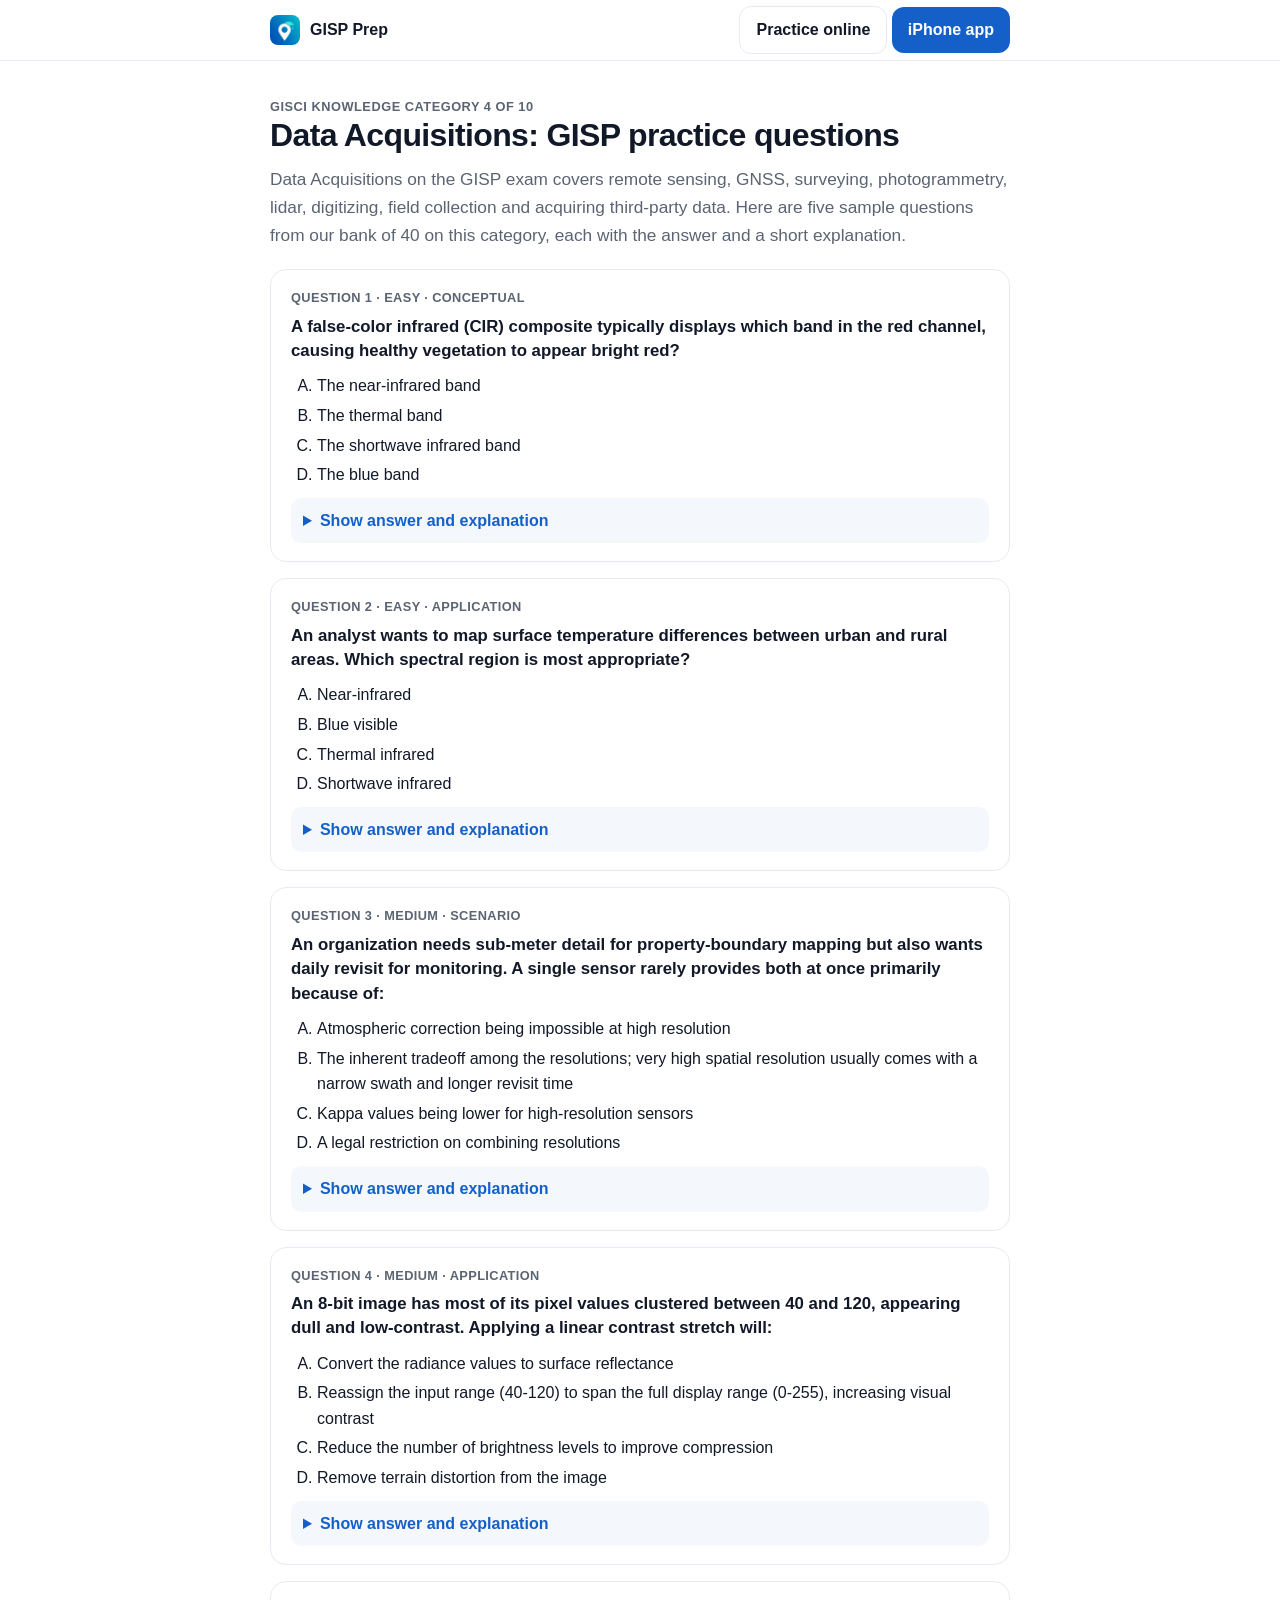
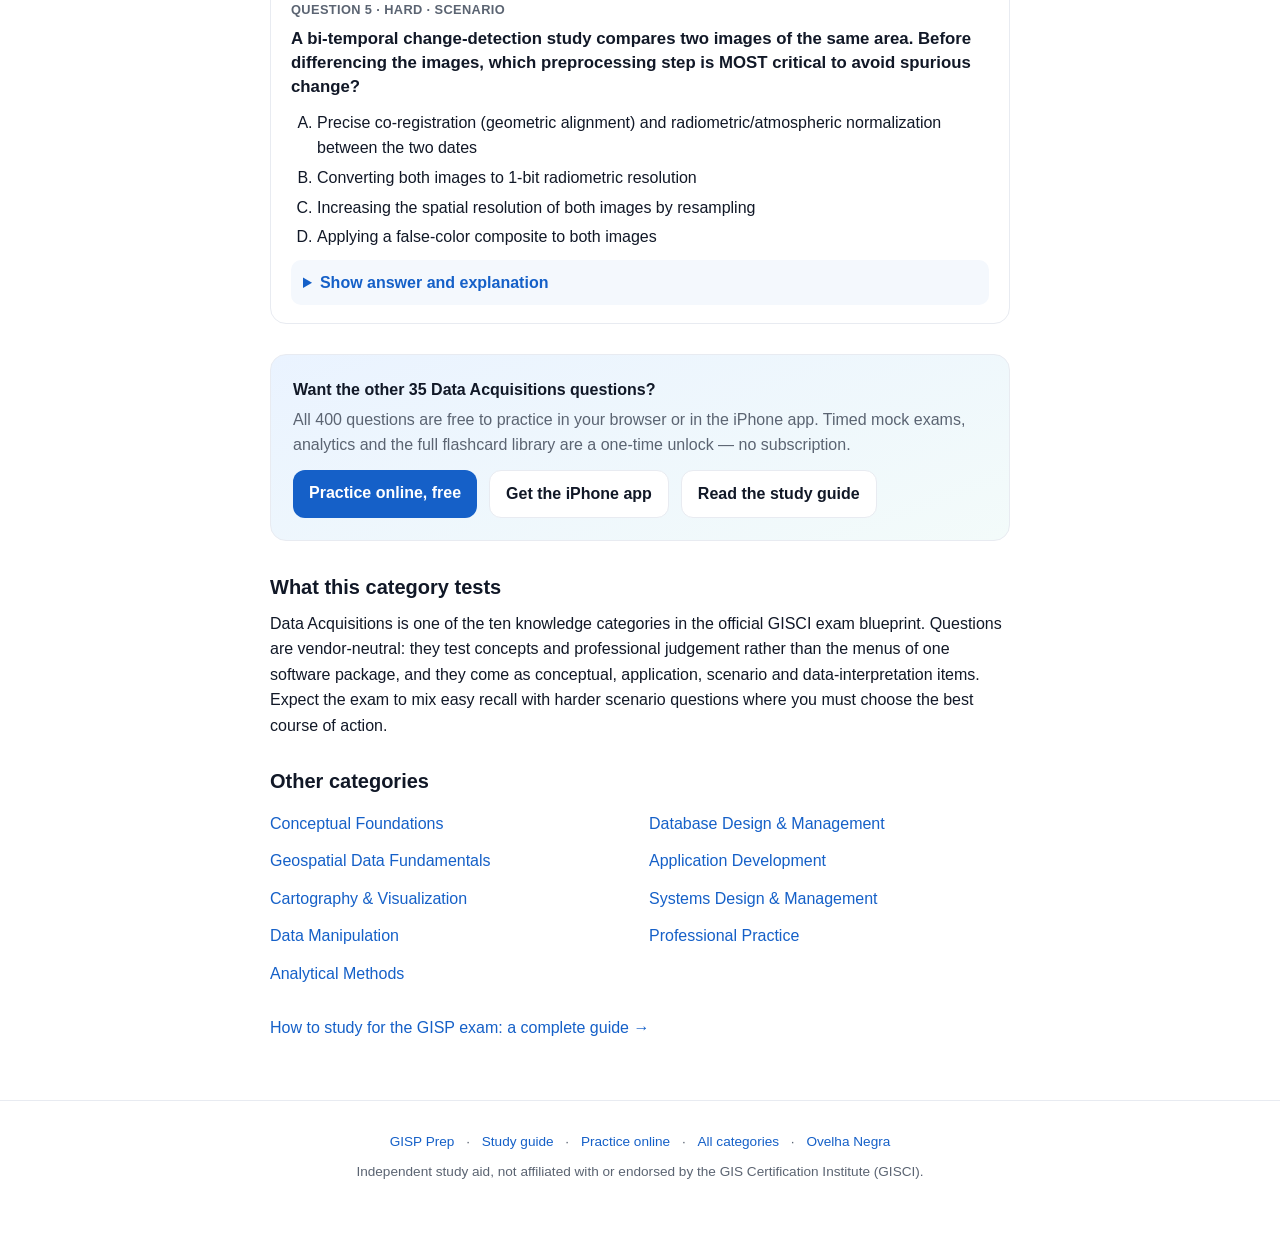
<file: GISPApp/questions/data-acquisitions/index.html>
<!doctype html><html lang="en"><head><meta charset="utf-8"><meta name="viewport" content="width=device-width,initial-scale=1">
<title>Data Acquisitions: GISP Practice Questions (with answers) | GISP Prep</title><meta name="description" content="Five free GISP exam practice questions on Data Acquisitions with answers and explanations, from a bank of 400 covering all ten GISCI knowledge categories. Practice online or on iPhone."><link rel="canonical" href="https://ovelhanegra.io/GISPApp/questions/data-acquisitions/">
<meta name="apple-itunes-app" content="app-id=6785084756">
<meta property="og:type" content="article"><meta property="og:title" content="Data Acquisitions: GISP Practice Questions (with answers) | GISP Prep"><meta property="og:description" content="Five free GISP exam practice questions on Data Acquisitions with answers and explanations, from a bank of 400 covering all ten GISCI knowledge categories. Practice online or on iPhone."><meta property="og:url" content="https://ovelhanegra.io/GISPApp/questions/data-acquisitions/"><meta property="og:image" content="https://ovelhanegra.io/GISPApp/img/og.png">
<link rel="icon" href="../../img/icon.png">
<script type="application/ld+json">{"@context": "https://schema.org", "@type": "FAQPage", "mainEntity": [{"@type": "Question", "name": "A false-color infrared (CIR) composite typically displays which band in the red channel, causing healthy vegetation to appear bright red?", "acceptedAnswer": {"@type": "Answer", "text": "The near-infrared band. In a standard color-infrared composite, the NIR band is mapped to red, the red band to green, and the green band to blue. Because vegetation reflects strongly in NIR, it appears bright red, which makes CIR imagery useful for vegetation analysis."}}, {"@type": "Question", "name": "An analyst wants to map surface temperature differences between urban and rural areas. Which spectral region is most appropriate?", "acceptedAnswer": {"@type": "Answer", "text": "Thermal infrared. Thermal infrared sensors measure emitted heat (radiant temperature) from surfaces, making them appropriate for mapping land surface temperature and urban heat island effects. Near-infrared and SWIR primarily measure reflected, not emitted, energy."}}, {"@type": "Question", "name": "An organization needs sub-meter detail for property-boundary mapping but also wants daily revisit for monitoring. A single sensor rarely provides both at once primarily because of:", "acceptedAnswer": {"@type": "Answer", "text": "The inherent tradeoff among the resolutions; very high spatial resolution usually comes with a narrow swath and longer revisit time. There is a fundamental tradeoff among the four resolutions. Very high spatial resolution typically means a narrow imaging swath and a longer time to revisit a given site (lower temporal resolution), while broad-swath sensors with frequent revisit tend to have coarser spatial resolution. Constellations of satellites are one way to mitigate this."}}, {"@type": "Question", "name": "An 8-bit image has most of its pixel values clustered between 40 and 120, appearing dull and low-contrast. Applying a linear contrast stretch will:", "acceptedAnswer": {"@type": "Answer", "text": "Reassign the input range (40-120) to span the full display range (0-255), increasing visual contrast. A linear contrast stretch maps the actual input brightness range to the full available display range (0-255 for 8-bit), spreading the values out so that subtle differences become visible. It improves visual interpretation but does not change the underlying information content the way correction steps do."}}, {"@type": "Question", "name": "A bi-temporal change-detection study compares two images of the same area. Before differencing the images, which preprocessing step is MOST critical to avoid spurious change?", "acceptedAnswer": {"@type": "Answer", "text": "Precise co-registration (geometric alignment) and radiometric/atmospheric normalization between the two dates. Reliable change detection requires that pixels in both images represent the same ground location (accurate co-registration) and that brightness values are comparable (radiometric/atmospheric normalization). Misregistration or uncorrected atmospheric/illumination differences create false change that is unrelated to actual surface change."}}]}</script>
<style>
:root{--blue:#1560c8;--blue2:#0ea5a4;--ink:#111827;--sub:#5b6472;--line:#e8ebf1;--soft:#f4f8fd}
*{box-sizing:border-box;margin:0;padding:0}body{font-family:-apple-system,BlinkMacSystemFont,"Segoe UI",Roboto,Helvetica,Arial,sans-serif;color:var(--ink);line-height:1.6;-webkit-font-smoothing:antialiased}
a{color:var(--blue);text-decoration:none}.in{max-width:780px;margin:0 auto;padding:0 20px}
nav{border-bottom:1px solid var(--line);background:#fff;position:sticky;top:0}nav .in{display:flex;justify-content:space-between;align-items:center;height:60px}
.brand{display:flex;align-items:center;gap:10px;font-weight:800;color:var(--ink)}.brand img{width:30px;height:30px;border-radius:8px}
.btn{display:inline-block;background:var(--blue);color:#fff;border-radius:12px;padding:10px 16px;font-weight:700}.btn.ghost{background:#fff;color:var(--ink);border:1px solid var(--line)}
main{padding:36px 0 60px}h1{font-size:2rem;line-height:1.15;letter-spacing:-.02em}h2{font-size:1.25rem;margin:26px 0 8px}.lead{color:var(--sub);font-size:1.08rem;margin:12px 0 20px}
.q{border:1px solid var(--line);border-radius:16px;padding:18px 20px;margin:16px 0;background:#fff}.q .m{font-size:.8rem;color:var(--sub);font-weight:600;letter-spacing:.03em;text-transform:uppercase}
.q h3{font-size:1.05rem;margin:6px 0 10px;line-height:1.45}.q ol{list-style:upper-alpha;padding-left:26px}.q li{margin:4px 0}
details{margin-top:10px;background:var(--soft);border-radius:10px;padding:10px 12px}summary{cursor:pointer;font-weight:700;color:var(--blue)}details p{margin-top:8px}
.cta{background:linear-gradient(160deg,#eaf3ff,#f3fbfa);border:1px solid var(--line);border-radius:16px;padding:22px;margin:30px 0}.cta .row{display:flex;gap:12px;flex-wrap:wrap;margin-top:12px}
.cats{columns:2;gap:18px}.cats a{display:block;padding:6px 0}@media(max-width:600px){.cats{columns:1}}
footer{border-top:1px solid var(--line);color:var(--sub);font-size:.85rem;padding:30px 20px 50px;text-align:center}footer a{margin:0 8px}
</style></head><body>
<nav><div class="in"><a class="brand" href="../../"><img src="../../img/icon.png" alt="">GISP Prep</a><div><a class="btn ghost" href="../../practice/">Practice online</a> <a class="btn" href="https://apps.apple.com/us/app/gisp-prep-gis-exam-practice/id6785084756">iPhone app</a></div></div></nav>
<main><div class="in"><p style="color:var(--sub);font-weight:700;letter-spacing:.04em;text-transform:uppercase;font-size:.8rem">GISCI knowledge category 4 of 10</p>
<h1>Data Acquisitions: GISP practice questions</h1>
<p class="lead">Data Acquisitions on the GISP exam covers remote sensing, GNSS, surveying, photogrammetry, lidar, digitizing, field collection and acquiring third-party data. Here are five sample questions from our bank of 40 on this category, each with the answer and a short explanation.</p>
<article class="q"><div class="m">Question 1 · Easy · Conceptual</div><h3>A false-color infrared (CIR) composite typically displays which band in the red channel, causing healthy vegetation to appear bright red?</h3><ol><li>The near-infrared band</li><li>The thermal band</li><li>The shortwave infrared band</li><li>The blue band</li></ol>
<details><summary>Show answer and explanation</summary><p><b>Answer: A.</b> In a standard color-infrared composite, the NIR band is mapped to red, the red band to green, and the green band to blue. Because vegetation reflects strongly in NIR, it appears bright red, which makes CIR imagery useful for vegetation analysis.</p></details></article><article class="q"><div class="m">Question 2 · Easy · Application</div><h3>An analyst wants to map surface temperature differences between urban and rural areas. Which spectral region is most appropriate?</h3><ol><li>Near-infrared</li><li>Blue visible</li><li>Thermal infrared</li><li>Shortwave infrared</li></ol>
<details><summary>Show answer and explanation</summary><p><b>Answer: C.</b> Thermal infrared sensors measure emitted heat (radiant temperature) from surfaces, making them appropriate for mapping land surface temperature and urban heat island effects. Near-infrared and SWIR primarily measure reflected, not emitted, energy.</p></details></article><article class="q"><div class="m">Question 3 · Medium · Scenario</div><h3>An organization needs sub-meter detail for property-boundary mapping but also wants daily revisit for monitoring. A single sensor rarely provides both at once primarily because of:</h3><ol><li>Atmospheric correction being impossible at high resolution</li><li>The inherent tradeoff among the resolutions; very high spatial resolution usually comes with a narrow swath and longer revisit time</li><li>Kappa values being lower for high-resolution sensors</li><li>A legal restriction on combining resolutions</li></ol>
<details><summary>Show answer and explanation</summary><p><b>Answer: B.</b> There is a fundamental tradeoff among the four resolutions. Very high spatial resolution typically means a narrow imaging swath and a longer time to revisit a given site (lower temporal resolution), while broad-swath sensors with frequent revisit tend to have coarser spatial resolution. Constellations of satellites are one way to mitigate this.</p></details></article><article class="q"><div class="m">Question 4 · Medium · Application</div><h3>An 8-bit image has most of its pixel values clustered between 40 and 120, appearing dull and low-contrast. Applying a linear contrast stretch will:</h3><ol><li>Convert the radiance values to surface reflectance</li><li>Reassign the input range (40-120) to span the full display range (0-255), increasing visual contrast</li><li>Reduce the number of brightness levels to improve compression</li><li>Remove terrain distortion from the image</li></ol>
<details><summary>Show answer and explanation</summary><p><b>Answer: B.</b> A linear contrast stretch maps the actual input brightness range to the full available display range (0-255 for 8-bit), spreading the values out so that subtle differences become visible. It improves visual interpretation but does not change the underlying information content the way correction steps do.</p></details></article><article class="q"><div class="m">Question 5 · Hard · Scenario</div><h3>A bi-temporal change-detection study compares two images of the same area. Before differencing the images, which preprocessing step is MOST critical to avoid spurious change?</h3><ol><li>Precise co-registration (geometric alignment) and radiometric/atmospheric normalization between the two dates</li><li>Converting both images to 1-bit radiometric resolution</li><li>Increasing the spatial resolution of both images by resampling</li><li>Applying a false-color composite to both images</li></ol>
<details><summary>Show answer and explanation</summary><p><b>Answer: A.</b> Reliable change detection requires that pixels in both images represent the same ground location (accurate co-registration) and that brightness values are comparable (radiometric/atmospheric normalization). Misregistration or uncorrected atmospheric/illumination differences create false change that is unrelated to actual surface change.</p></details></article>
<div class="cta"><b>Want the other 35 Data Acquisitions questions?</b><p style="color:var(--sub);margin-top:4px">All 400 questions are free to practice in your browser or in the iPhone app. Timed mock exams, analytics and the full flashcard library are a one-time unlock — no subscription.</p>
<div class="row"><a class="btn" href="../../practice/">Practice online, free</a><a class="btn ghost" href="https://apps.apple.com/us/app/gisp-prep-gis-exam-practice/id6785084756">Get the iPhone app</a><a class="btn ghost" href="../../gisp-exam-study-guide/">Read the study guide</a></div></div>
<h2>What this category tests</h2>
<p>Data Acquisitions is one of the ten knowledge categories in the official GISCI exam blueprint. Questions are vendor-neutral: they test concepts and professional judgement rather than the menus of one software package, and they come as conceptual, application, scenario and data-interpretation items. Expect the exam to mix easy recall with harder scenario questions where you must choose the best course of action.</p>
<h2>Other categories</h2><div class="cats"><a href="../conceptual-foundations/">Conceptual Foundations</a><a href="../geospatial-data-fundamentals/">Geospatial Data Fundamentals</a><a href="../cartography-and-visualization/">Cartography &amp; Visualization</a><a href="../data-manipulation/">Data Manipulation</a><a href="../analytical-methods/">Analytical Methods</a><a href="../database-design-and-management/">Database Design &amp; Management</a><a href="../application-development/">Application Development</a><a href="../systems-design-and-management/">Systems Design &amp; Management</a><a href="../professional-practice/">Professional Practice</a></div>
<p style="margin-top:22px"><a href="../../gisp-exam-study-guide/">How to study for the GISP exam: a complete guide →</a></p></div></main>
<footer><a href="../../">GISP Prep</a> · <a href="../../gisp-exam-study-guide/">Study guide</a> · <a href="../../practice/">Practice online</a> · <a href="../">All categories</a> · <a href="https://ovelhanegra.io/">Ovelha Negra</a><p style="margin-top:8px">Independent study aid, not affiliated with or endorsed by the GIS Certification Institute (GISCI).</p></footer>
</body></html>
</file>
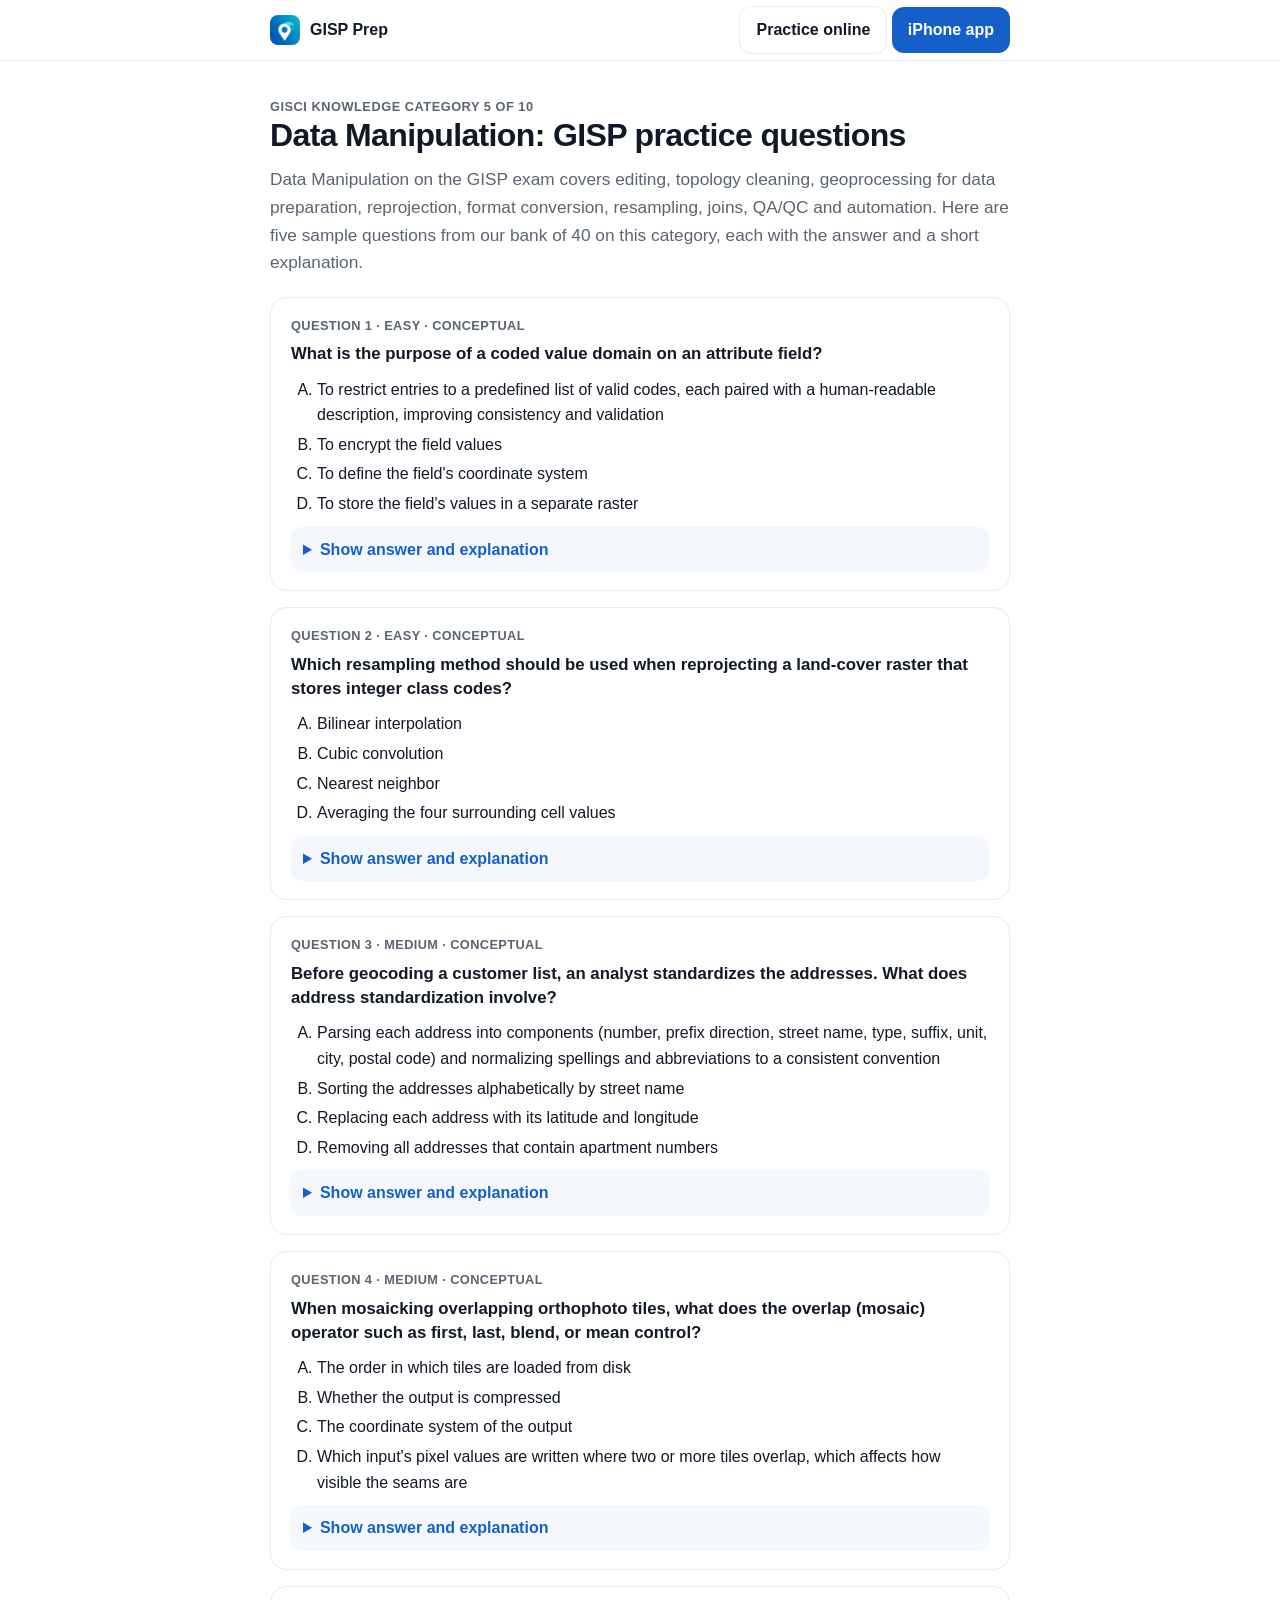
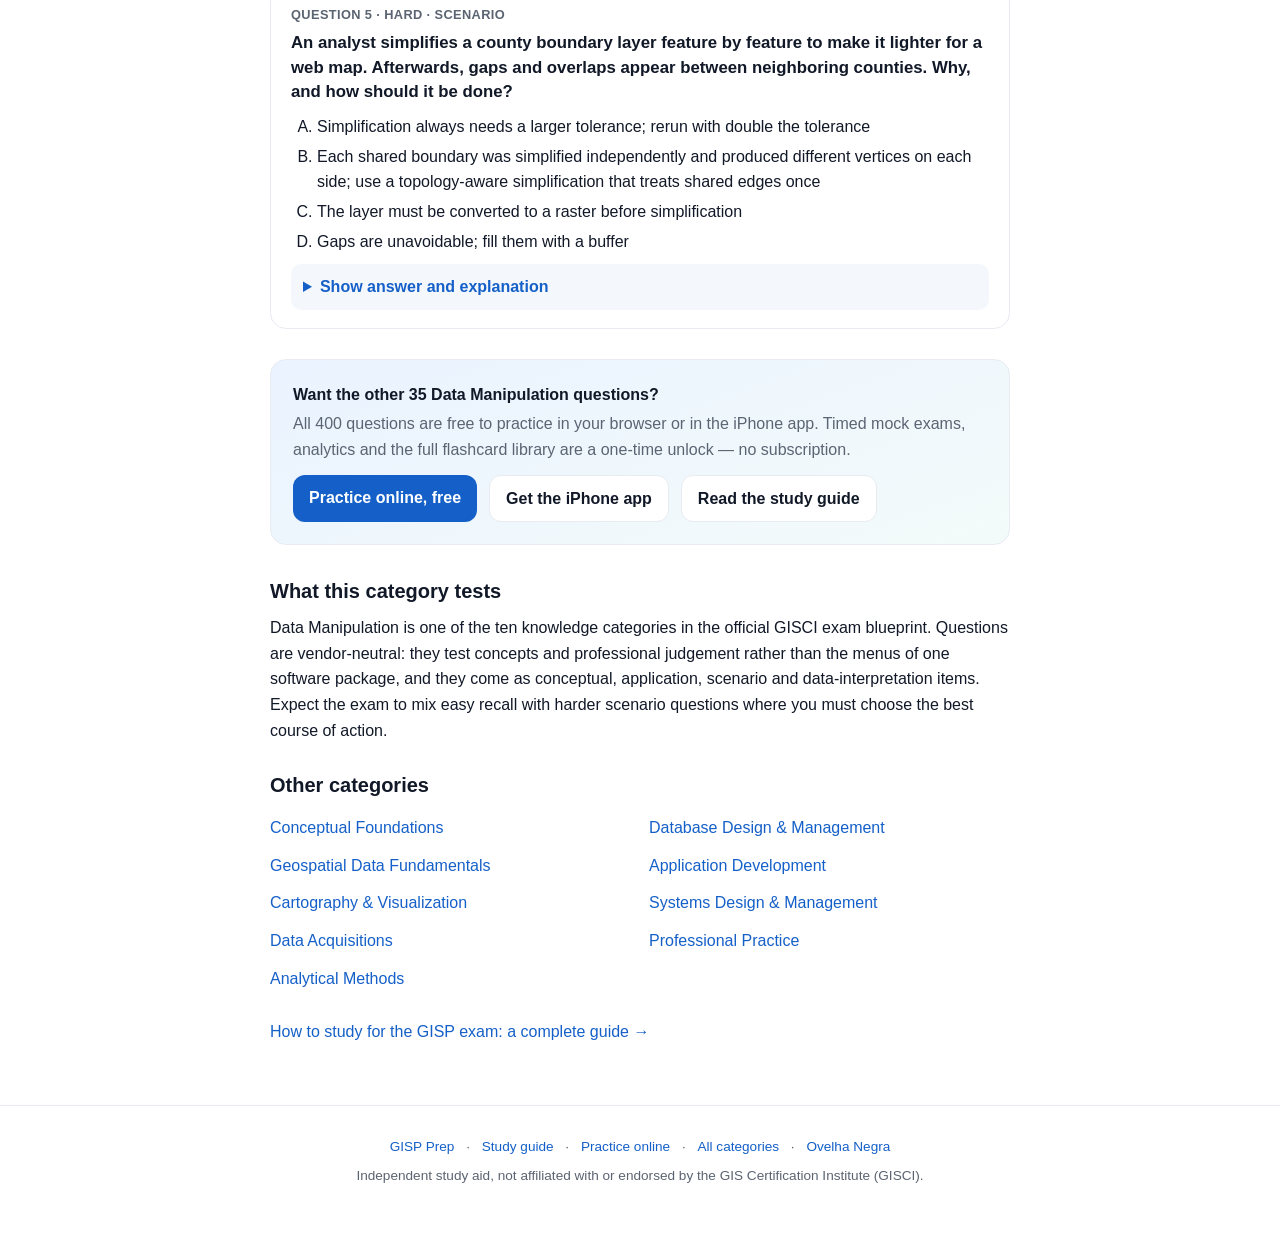
<file: GISPApp/questions/data-manipulation/index.html>
<!doctype html><html lang="en"><head><meta charset="utf-8"><meta name="viewport" content="width=device-width,initial-scale=1">
<title>Data Manipulation: GISP Practice Questions (with answers) | GISP Prep</title><meta name="description" content="Five free GISP exam practice questions on Data Manipulation with answers and explanations, from a bank of 400 covering all ten GISCI knowledge categories. Practice online or on iPhone."><link rel="canonical" href="https://ovelhanegra.io/GISPApp/questions/data-manipulation/">
<meta name="apple-itunes-app" content="app-id=6785084756">
<meta property="og:type" content="article"><meta property="og:title" content="Data Manipulation: GISP Practice Questions (with answers) | GISP Prep"><meta property="og:description" content="Five free GISP exam practice questions on Data Manipulation with answers and explanations, from a bank of 400 covering all ten GISCI knowledge categories. Practice online or on iPhone."><meta property="og:url" content="https://ovelhanegra.io/GISPApp/questions/data-manipulation/"><meta property="og:image" content="https://ovelhanegra.io/GISPApp/img/og.png">
<link rel="icon" href="../../img/icon.png">
<script type="application/ld+json">{"@context": "https://schema.org", "@type": "FAQPage", "mainEntity": [{"@type": "Question", "name": "What is the purpose of a coded value domain on an attribute field?", "acceptedAnswer": {"@type": "Answer", "text": "To restrict entries to a predefined list of valid codes, each paired with a human-readable description, improving consistency and validation. A coded value domain is a lookup list of allowed values (for example R = Residential) that editors pick from, which prevents typos and inconsistent spellings. A range domain instead constrains numeric minimum and maximum."}}, {"@type": "Question", "name": "Which resampling method should be used when reprojecting a land-cover raster that stores integer class codes?", "acceptedAnswer": {"@type": "Answer", "text": "Nearest neighbor. Nearest neighbor copies an existing cell value, so class codes stay valid. Bilinear and cubic compute weighted averages and would create meaningless in-between codes (for example a value between forest and water)."}}, {"@type": "Question", "name": "Before geocoding a customer list, an analyst standardizes the addresses. What does address standardization involve?", "acceptedAnswer": {"@type": "Answer", "text": "Parsing each address into components (number, prefix direction, street name, type, suffix, unit, city, postal code) and normalizing spellings and abbreviations to a consistent convention. Standardization breaks free-text addresses into structured elements and harmonizes variants (Street, St, ST.) so they compare correctly with the reference data, which raises match rates. Assigning coordinates is geocoding itself."}}, {"@type": "Question", "name": "When mosaicking overlapping orthophoto tiles, what does the overlap (mosaic) operator such as first, last, blend, or mean control?", "acceptedAnswer": {"@type": "Answer", "text": "Which input's pixel values are written where two or more tiles overlap, which affects how visible the seams are. In overlap zones the mosaic operator decides the output value: take the first or last tile, average them, or blend across a feathered zone. Blending or well-placed seamlines reduce visible edges between tiles."}}, {"@type": "Question", "name": "An analyst simplifies a county boundary layer feature by feature to make it lighter for a web map. Afterwards, gaps and overlaps appear between neighboring counties. Why, and how should it be done?", "acceptedAnswer": {"@type": "Answer", "text": "Each shared boundary was simplified independently and produced different vertices on each side; use a topology-aware simplification that treats shared edges once. When two polygons share an edge, simplifying them separately can keep different vertices on each side, breaking coincidence. Topology-preserving simplifiers process each shared edge a single time so neighbors stay seamless."}}]}</script>
<style>
:root{--blue:#1560c8;--blue2:#0ea5a4;--ink:#111827;--sub:#5b6472;--line:#e8ebf1;--soft:#f4f8fd}
*{box-sizing:border-box;margin:0;padding:0}body{font-family:-apple-system,BlinkMacSystemFont,"Segoe UI",Roboto,Helvetica,Arial,sans-serif;color:var(--ink);line-height:1.6;-webkit-font-smoothing:antialiased}
a{color:var(--blue);text-decoration:none}.in{max-width:780px;margin:0 auto;padding:0 20px}
nav{border-bottom:1px solid var(--line);background:#fff;position:sticky;top:0}nav .in{display:flex;justify-content:space-between;align-items:center;height:60px}
.brand{display:flex;align-items:center;gap:10px;font-weight:800;color:var(--ink)}.brand img{width:30px;height:30px;border-radius:8px}
.btn{display:inline-block;background:var(--blue);color:#fff;border-radius:12px;padding:10px 16px;font-weight:700}.btn.ghost{background:#fff;color:var(--ink);border:1px solid var(--line)}
main{padding:36px 0 60px}h1{font-size:2rem;line-height:1.15;letter-spacing:-.02em}h2{font-size:1.25rem;margin:26px 0 8px}.lead{color:var(--sub);font-size:1.08rem;margin:12px 0 20px}
.q{border:1px solid var(--line);border-radius:16px;padding:18px 20px;margin:16px 0;background:#fff}.q .m{font-size:.8rem;color:var(--sub);font-weight:600;letter-spacing:.03em;text-transform:uppercase}
.q h3{font-size:1.05rem;margin:6px 0 10px;line-height:1.45}.q ol{list-style:upper-alpha;padding-left:26px}.q li{margin:4px 0}
details{margin-top:10px;background:var(--soft);border-radius:10px;padding:10px 12px}summary{cursor:pointer;font-weight:700;color:var(--blue)}details p{margin-top:8px}
.cta{background:linear-gradient(160deg,#eaf3ff,#f3fbfa);border:1px solid var(--line);border-radius:16px;padding:22px;margin:30px 0}.cta .row{display:flex;gap:12px;flex-wrap:wrap;margin-top:12px}
.cats{columns:2;gap:18px}.cats a{display:block;padding:6px 0}@media(max-width:600px){.cats{columns:1}}
footer{border-top:1px solid var(--line);color:var(--sub);font-size:.85rem;padding:30px 20px 50px;text-align:center}footer a{margin:0 8px}
</style></head><body>
<nav><div class="in"><a class="brand" href="../../"><img src="../../img/icon.png" alt="">GISP Prep</a><div><a class="btn ghost" href="../../practice/">Practice online</a> <a class="btn" href="https://apps.apple.com/us/app/gisp-prep-gis-exam-practice/id6785084756">iPhone app</a></div></div></nav>
<main><div class="in"><p style="color:var(--sub);font-weight:700;letter-spacing:.04em;text-transform:uppercase;font-size:.8rem">GISCI knowledge category 5 of 10</p>
<h1>Data Manipulation: GISP practice questions</h1>
<p class="lead">Data Manipulation on the GISP exam covers editing, topology cleaning, geoprocessing for data preparation, reprojection, format conversion, resampling, joins, QA/QC and automation. Here are five sample questions from our bank of 40 on this category, each with the answer and a short explanation.</p>
<article class="q"><div class="m">Question 1 · Easy · Conceptual</div><h3>What is the purpose of a coded value domain on an attribute field?</h3><ol><li>To restrict entries to a predefined list of valid codes, each paired with a human-readable description, improving consistency and validation</li><li>To encrypt the field values</li><li>To define the field&#x27;s coordinate system</li><li>To store the field&#x27;s values in a separate raster</li></ol>
<details><summary>Show answer and explanation</summary><p><b>Answer: A.</b> A coded value domain is a lookup list of allowed values (for example R = Residential) that editors pick from, which prevents typos and inconsistent spellings. A range domain instead constrains numeric minimum and maximum.</p></details></article><article class="q"><div class="m">Question 2 · Easy · Conceptual</div><h3>Which resampling method should be used when reprojecting a land-cover raster that stores integer class codes?</h3><ol><li>Bilinear interpolation</li><li>Cubic convolution</li><li>Nearest neighbor</li><li>Averaging the four surrounding cell values</li></ol>
<details><summary>Show answer and explanation</summary><p><b>Answer: C.</b> Nearest neighbor copies an existing cell value, so class codes stay valid. Bilinear and cubic compute weighted averages and would create meaningless in-between codes (for example a value between forest and water).</p></details></article><article class="q"><div class="m">Question 3 · Medium · Conceptual</div><h3>Before geocoding a customer list, an analyst standardizes the addresses. What does address standardization involve?</h3><ol><li>Parsing each address into components (number, prefix direction, street name, type, suffix, unit, city, postal code) and normalizing spellings and abbreviations to a consistent convention</li><li>Sorting the addresses alphabetically by street name</li><li>Replacing each address with its latitude and longitude</li><li>Removing all addresses that contain apartment numbers</li></ol>
<details><summary>Show answer and explanation</summary><p><b>Answer: A.</b> Standardization breaks free-text addresses into structured elements and harmonizes variants (Street, St, ST.) so they compare correctly with the reference data, which raises match rates. Assigning coordinates is geocoding itself.</p></details></article><article class="q"><div class="m">Question 4 · Medium · Conceptual</div><h3>When mosaicking overlapping orthophoto tiles, what does the overlap (mosaic) operator such as first, last, blend, or mean control?</h3><ol><li>The order in which tiles are loaded from disk</li><li>Whether the output is compressed</li><li>The coordinate system of the output</li><li>Which input&#x27;s pixel values are written where two or more tiles overlap, which affects how visible the seams are</li></ol>
<details><summary>Show answer and explanation</summary><p><b>Answer: D.</b> In overlap zones the mosaic operator decides the output value: take the first or last tile, average them, or blend across a feathered zone. Blending or well-placed seamlines reduce visible edges between tiles.</p></details></article><article class="q"><div class="m">Question 5 · Hard · Scenario</div><h3>An analyst simplifies a county boundary layer feature by feature to make it lighter for a web map. Afterwards, gaps and overlaps appear between neighboring counties. Why, and how should it be done?</h3><ol><li>Simplification always needs a larger tolerance; rerun with double the tolerance</li><li>Each shared boundary was simplified independently and produced different vertices on each side; use a topology-aware simplification that treats shared edges once</li><li>The layer must be converted to a raster before simplification</li><li>Gaps are unavoidable; fill them with a buffer</li></ol>
<details><summary>Show answer and explanation</summary><p><b>Answer: B.</b> When two polygons share an edge, simplifying them separately can keep different vertices on each side, breaking coincidence. Topology-preserving simplifiers process each shared edge a single time so neighbors stay seamless.</p></details></article>
<div class="cta"><b>Want the other 35 Data Manipulation questions?</b><p style="color:var(--sub);margin-top:4px">All 400 questions are free to practice in your browser or in the iPhone app. Timed mock exams, analytics and the full flashcard library are a one-time unlock — no subscription.</p>
<div class="row"><a class="btn" href="../../practice/">Practice online, free</a><a class="btn ghost" href="https://apps.apple.com/us/app/gisp-prep-gis-exam-practice/id6785084756">Get the iPhone app</a><a class="btn ghost" href="../../gisp-exam-study-guide/">Read the study guide</a></div></div>
<h2>What this category tests</h2>
<p>Data Manipulation is one of the ten knowledge categories in the official GISCI exam blueprint. Questions are vendor-neutral: they test concepts and professional judgement rather than the menus of one software package, and they come as conceptual, application, scenario and data-interpretation items. Expect the exam to mix easy recall with harder scenario questions where you must choose the best course of action.</p>
<h2>Other categories</h2><div class="cats"><a href="../conceptual-foundations/">Conceptual Foundations</a><a href="../geospatial-data-fundamentals/">Geospatial Data Fundamentals</a><a href="../cartography-and-visualization/">Cartography &amp; Visualization</a><a href="../data-acquisitions/">Data Acquisitions</a><a href="../analytical-methods/">Analytical Methods</a><a href="../database-design-and-management/">Database Design &amp; Management</a><a href="../application-development/">Application Development</a><a href="../systems-design-and-management/">Systems Design &amp; Management</a><a href="../professional-practice/">Professional Practice</a></div>
<p style="margin-top:22px"><a href="../../gisp-exam-study-guide/">How to study for the GISP exam: a complete guide →</a></p></div></main>
<footer><a href="../../">GISP Prep</a> · <a href="../../gisp-exam-study-guide/">Study guide</a> · <a href="../../practice/">Practice online</a> · <a href="../">All categories</a> · <a href="https://ovelhanegra.io/">Ovelha Negra</a><p style="margin-top:8px">Independent study aid, not affiliated with or endorsed by the GIS Certification Institute (GISCI).</p></footer>
</body></html>
</file>
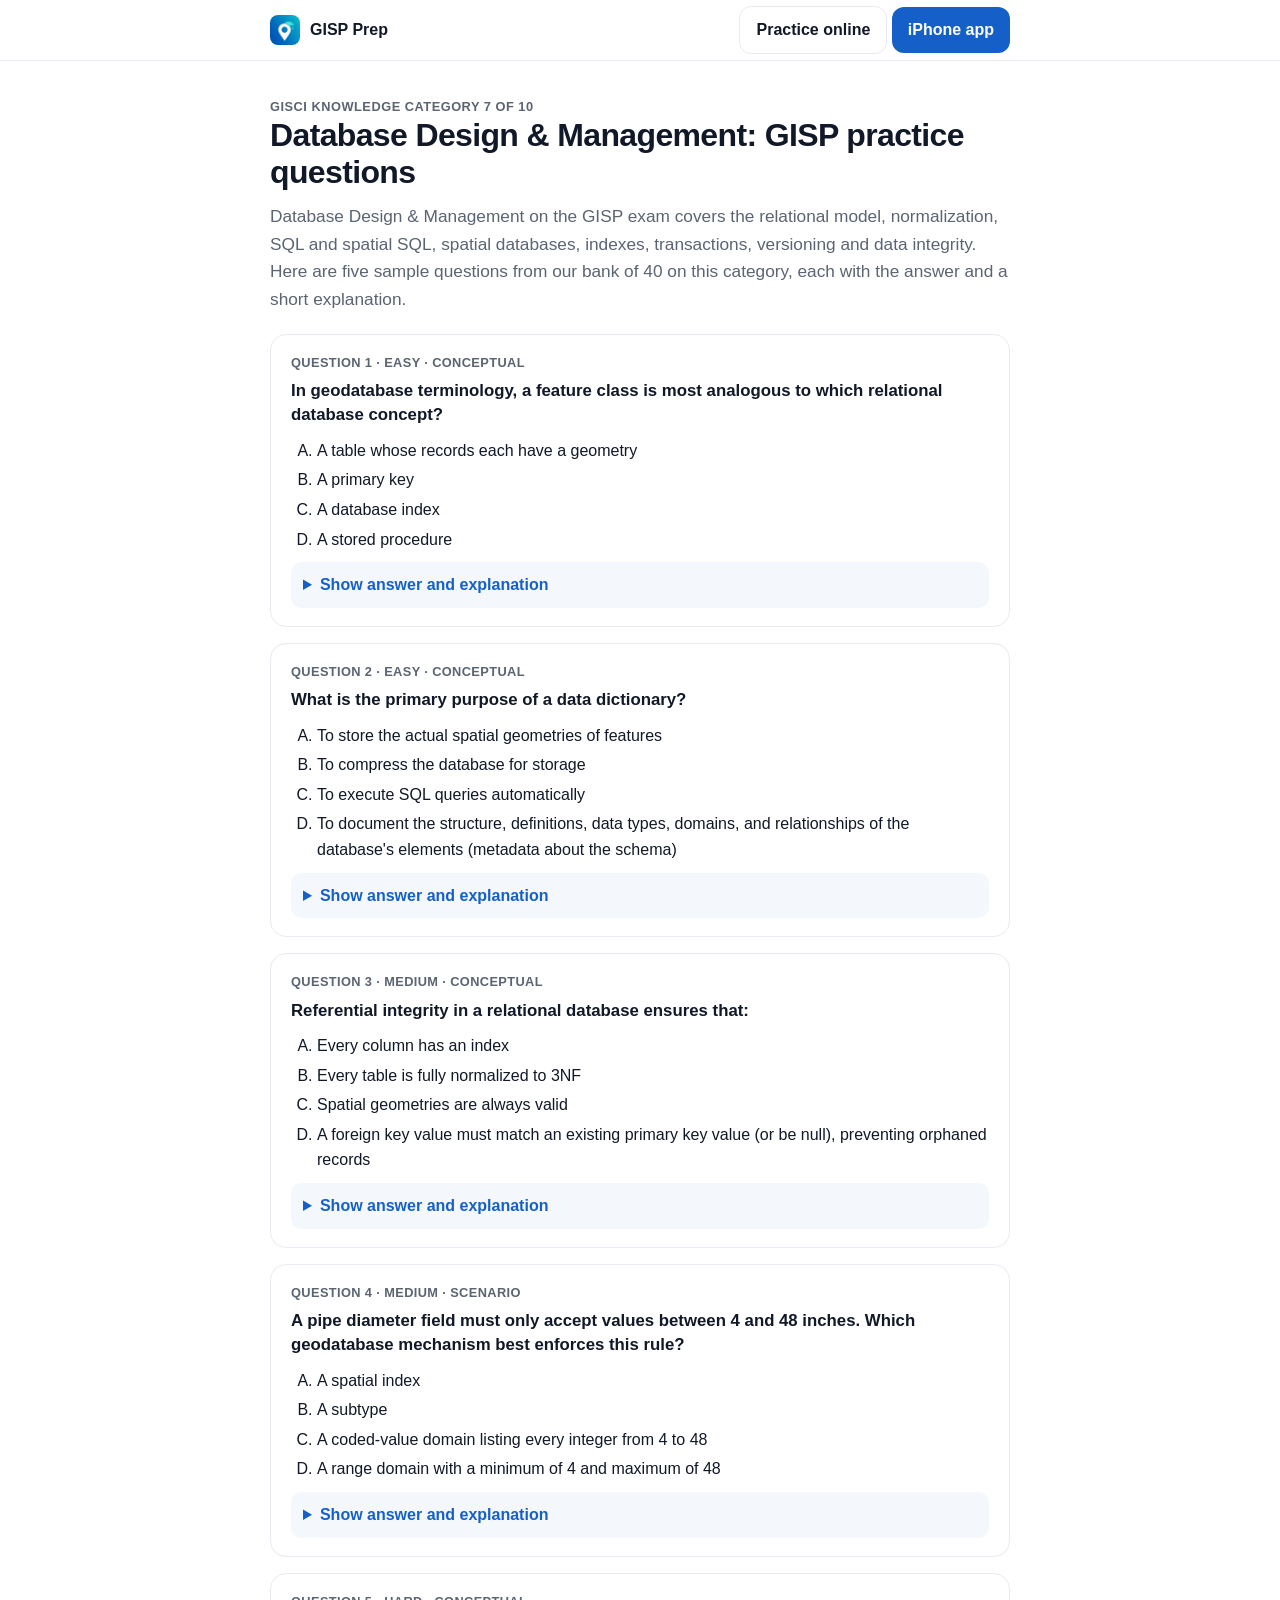
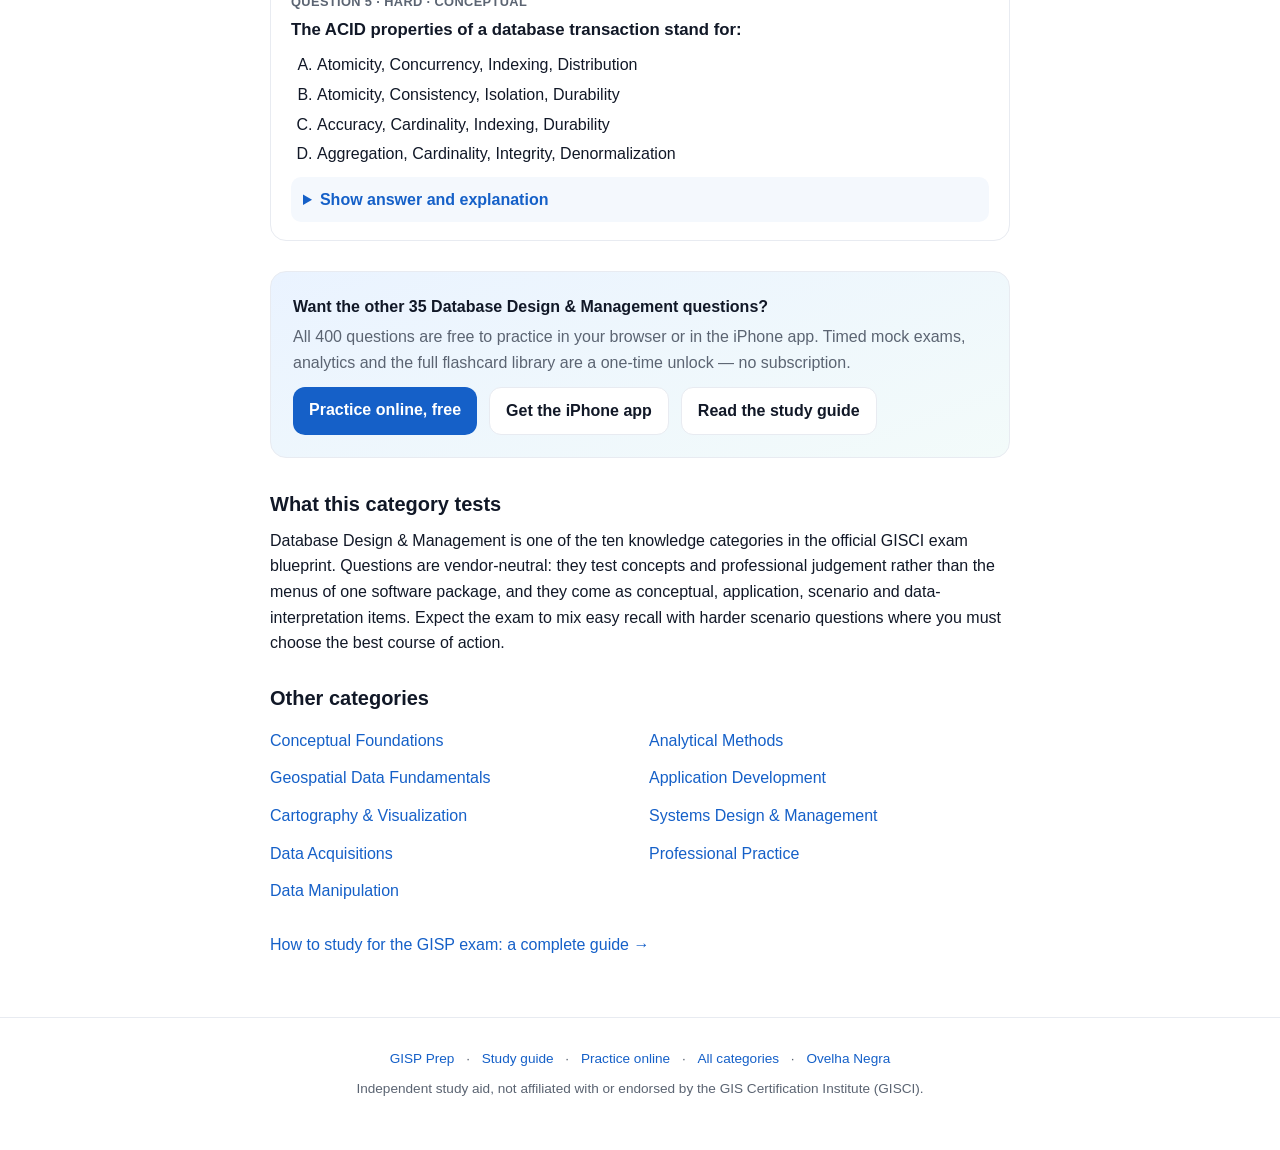
<file: GISPApp/questions/database-design-and-management/index.html>
<!doctype html><html lang="en"><head><meta charset="utf-8"><meta name="viewport" content="width=device-width,initial-scale=1">
<title>Database Design &amp; Management: GISP Practice Questions (with answers) | GISP Prep</title><meta name="description" content="Five free GISP exam practice questions on Database Design &amp; Management with answers and explanations, from a bank of 400 covering all ten GISCI knowledge categories. Practice online or on iPhone."><link rel="canonical" href="https://ovelhanegra.io/GISPApp/questions/database-design-and-management/">
<meta name="apple-itunes-app" content="app-id=6785084756">
<meta property="og:type" content="article"><meta property="og:title" content="Database Design &amp; Management: GISP Practice Questions (with answers) | GISP Prep"><meta property="og:description" content="Five free GISP exam practice questions on Database Design &amp; Management with answers and explanations, from a bank of 400 covering all ten GISCI knowledge categories. Practice online or on iPhone."><meta property="og:url" content="https://ovelhanegra.io/GISPApp/questions/database-design-and-management/"><meta property="og:image" content="https://ovelhanegra.io/GISPApp/img/og.png">
<link rel="icon" href="../../img/icon.png">
<script type="application/ld+json">{"@context": "https://schema.org", "@type": "FAQPage", "mainEntity": [{"@type": "Question", "name": "In geodatabase terminology, a feature class is most analogous to which relational database concept?", "acceptedAnswer": {"@type": "Answer", "text": "A table whose records each have a geometry. A feature class is essentially a table in which every record (feature) has an associated geometry column plus attribute fields. It corresponds to a spatial table in an RDBMS."}}, {"@type": "Question", "name": "What is the primary purpose of a data dictionary?", "acceptedAnswer": {"@type": "Answer", "text": "To document the structure, definitions, data types, domains, and relationships of the database's elements (metadata about the schema). A data dictionary is a centralized catalog of metadata describing each table, field, data type, domain, key, and relationship in the database. It helps users and developers understand and consistently maintain the schema."}}, {"@type": "Question", "name": "Referential integrity in a relational database ensures that:", "acceptedAnswer": {"@type": "Answer", "text": "A foreign key value must match an existing primary key value (or be null), preventing orphaned records. Referential integrity guarantees that relationships between tables remain consistent: a foreign key must reference a row that actually exists (or be null). This prevents orphaned child records that point to nonexistent parents."}}, {"@type": "Question", "name": "A pipe diameter field must only accept values between 4 and 48 inches. Which geodatabase mechanism best enforces this rule?", "acceptedAnswer": {"@type": "Answer", "text": "A range domain with a minimum of 4 and maximum of 48. A range domain is designed to constrain a numeric field to a continuous minimum-to-maximum interval, which is the most efficient way to enforce a 4-to-48 limit. A coded-value domain would require enumerating each value and could not handle non-integer entries cleanly."}}, {"@type": "Question", "name": "The ACID properties of a database transaction stand for:", "acceptedAnswer": {"@type": "Answer", "text": "Atomicity, Consistency, Isolation, Durability. ACID stands for Atomicity (all-or-nothing transactions), Consistency (transactions move the database between valid states), Isolation (concurrent transactions do not interfere), and Durability (committed changes persist even after failure)."}}]}</script>
<style>
:root{--blue:#1560c8;--blue2:#0ea5a4;--ink:#111827;--sub:#5b6472;--line:#e8ebf1;--soft:#f4f8fd}
*{box-sizing:border-box;margin:0;padding:0}body{font-family:-apple-system,BlinkMacSystemFont,"Segoe UI",Roboto,Helvetica,Arial,sans-serif;color:var(--ink);line-height:1.6;-webkit-font-smoothing:antialiased}
a{color:var(--blue);text-decoration:none}.in{max-width:780px;margin:0 auto;padding:0 20px}
nav{border-bottom:1px solid var(--line);background:#fff;position:sticky;top:0}nav .in{display:flex;justify-content:space-between;align-items:center;height:60px}
.brand{display:flex;align-items:center;gap:10px;font-weight:800;color:var(--ink)}.brand img{width:30px;height:30px;border-radius:8px}
.btn{display:inline-block;background:var(--blue);color:#fff;border-radius:12px;padding:10px 16px;font-weight:700}.btn.ghost{background:#fff;color:var(--ink);border:1px solid var(--line)}
main{padding:36px 0 60px}h1{font-size:2rem;line-height:1.15;letter-spacing:-.02em}h2{font-size:1.25rem;margin:26px 0 8px}.lead{color:var(--sub);font-size:1.08rem;margin:12px 0 20px}
.q{border:1px solid var(--line);border-radius:16px;padding:18px 20px;margin:16px 0;background:#fff}.q .m{font-size:.8rem;color:var(--sub);font-weight:600;letter-spacing:.03em;text-transform:uppercase}
.q h3{font-size:1.05rem;margin:6px 0 10px;line-height:1.45}.q ol{list-style:upper-alpha;padding-left:26px}.q li{margin:4px 0}
details{margin-top:10px;background:var(--soft);border-radius:10px;padding:10px 12px}summary{cursor:pointer;font-weight:700;color:var(--blue)}details p{margin-top:8px}
.cta{background:linear-gradient(160deg,#eaf3ff,#f3fbfa);border:1px solid var(--line);border-radius:16px;padding:22px;margin:30px 0}.cta .row{display:flex;gap:12px;flex-wrap:wrap;margin-top:12px}
.cats{columns:2;gap:18px}.cats a{display:block;padding:6px 0}@media(max-width:600px){.cats{columns:1}}
footer{border-top:1px solid var(--line);color:var(--sub);font-size:.85rem;padding:30px 20px 50px;text-align:center}footer a{margin:0 8px}
</style></head><body>
<nav><div class="in"><a class="brand" href="../../"><img src="../../img/icon.png" alt="">GISP Prep</a><div><a class="btn ghost" href="../../practice/">Practice online</a> <a class="btn" href="https://apps.apple.com/us/app/gisp-prep-gis-exam-practice/id6785084756">iPhone app</a></div></div></nav>
<main><div class="in"><p style="color:var(--sub);font-weight:700;letter-spacing:.04em;text-transform:uppercase;font-size:.8rem">GISCI knowledge category 7 of 10</p>
<h1>Database Design &amp; Management: GISP practice questions</h1>
<p class="lead">Database Design &amp; Management on the GISP exam covers the relational model, normalization, SQL and spatial SQL, spatial databases, indexes, transactions, versioning and data integrity. Here are five sample questions from our bank of 40 on this category, each with the answer and a short explanation.</p>
<article class="q"><div class="m">Question 1 · Easy · Conceptual</div><h3>In geodatabase terminology, a feature class is most analogous to which relational database concept?</h3><ol><li>A table whose records each have a geometry</li><li>A primary key</li><li>A database index</li><li>A stored procedure</li></ol>
<details><summary>Show answer and explanation</summary><p><b>Answer: A.</b> A feature class is essentially a table in which every record (feature) has an associated geometry column plus attribute fields. It corresponds to a spatial table in an RDBMS.</p></details></article><article class="q"><div class="m">Question 2 · Easy · Conceptual</div><h3>What is the primary purpose of a data dictionary?</h3><ol><li>To store the actual spatial geometries of features</li><li>To compress the database for storage</li><li>To execute SQL queries automatically</li><li>To document the structure, definitions, data types, domains, and relationships of the database&#x27;s elements (metadata about the schema)</li></ol>
<details><summary>Show answer and explanation</summary><p><b>Answer: D.</b> A data dictionary is a centralized catalog of metadata describing each table, field, data type, domain, key, and relationship in the database. It helps users and developers understand and consistently maintain the schema.</p></details></article><article class="q"><div class="m">Question 3 · Medium · Conceptual</div><h3>Referential integrity in a relational database ensures that:</h3><ol><li>Every column has an index</li><li>Every table is fully normalized to 3NF</li><li>Spatial geometries are always valid</li><li>A foreign key value must match an existing primary key value (or be null), preventing orphaned records</li></ol>
<details><summary>Show answer and explanation</summary><p><b>Answer: D.</b> Referential integrity guarantees that relationships between tables remain consistent: a foreign key must reference a row that actually exists (or be null). This prevents orphaned child records that point to nonexistent parents.</p></details></article><article class="q"><div class="m">Question 4 · Medium · Scenario</div><h3>A pipe diameter field must only accept values between 4 and 48 inches. Which geodatabase mechanism best enforces this rule?</h3><ol><li>A spatial index</li><li>A subtype</li><li>A coded-value domain listing every integer from 4 to 48</li><li>A range domain with a minimum of 4 and maximum of 48</li></ol>
<details><summary>Show answer and explanation</summary><p><b>Answer: D.</b> A range domain is designed to constrain a numeric field to a continuous minimum-to-maximum interval, which is the most efficient way to enforce a 4-to-48 limit. A coded-value domain would require enumerating each value and could not handle non-integer entries cleanly.</p></details></article><article class="q"><div class="m">Question 5 · Hard · Conceptual</div><h3>The ACID properties of a database transaction stand for:</h3><ol><li>Atomicity, Concurrency, Indexing, Distribution</li><li>Atomicity, Consistency, Isolation, Durability</li><li>Accuracy, Cardinality, Indexing, Durability</li><li>Aggregation, Cardinality, Integrity, Denormalization</li></ol>
<details><summary>Show answer and explanation</summary><p><b>Answer: B.</b> ACID stands for Atomicity (all-or-nothing transactions), Consistency (transactions move the database between valid states), Isolation (concurrent transactions do not interfere), and Durability (committed changes persist even after failure).</p></details></article>
<div class="cta"><b>Want the other 35 Database Design &amp; Management questions?</b><p style="color:var(--sub);margin-top:4px">All 400 questions are free to practice in your browser or in the iPhone app. Timed mock exams, analytics and the full flashcard library are a one-time unlock — no subscription.</p>
<div class="row"><a class="btn" href="../../practice/">Practice online, free</a><a class="btn ghost" href="https://apps.apple.com/us/app/gisp-prep-gis-exam-practice/id6785084756">Get the iPhone app</a><a class="btn ghost" href="../../gisp-exam-study-guide/">Read the study guide</a></div></div>
<h2>What this category tests</h2>
<p>Database Design &amp; Management is one of the ten knowledge categories in the official GISCI exam blueprint. Questions are vendor-neutral: they test concepts and professional judgement rather than the menus of one software package, and they come as conceptual, application, scenario and data-interpretation items. Expect the exam to mix easy recall with harder scenario questions where you must choose the best course of action.</p>
<h2>Other categories</h2><div class="cats"><a href="../conceptual-foundations/">Conceptual Foundations</a><a href="../geospatial-data-fundamentals/">Geospatial Data Fundamentals</a><a href="../cartography-and-visualization/">Cartography &amp; Visualization</a><a href="../data-acquisitions/">Data Acquisitions</a><a href="../data-manipulation/">Data Manipulation</a><a href="../analytical-methods/">Analytical Methods</a><a href="../application-development/">Application Development</a><a href="../systems-design-and-management/">Systems Design &amp; Management</a><a href="../professional-practice/">Professional Practice</a></div>
<p style="margin-top:22px"><a href="../../gisp-exam-study-guide/">How to study for the GISP exam: a complete guide →</a></p></div></main>
<footer><a href="../../">GISP Prep</a> · <a href="../../gisp-exam-study-guide/">Study guide</a> · <a href="../../practice/">Practice online</a> · <a href="../">All categories</a> · <a href="https://ovelhanegra.io/">Ovelha Negra</a><p style="margin-top:8px">Independent study aid, not affiliated with or endorsed by the GIS Certification Institute (GISCI).</p></footer>
</body></html>
</file>
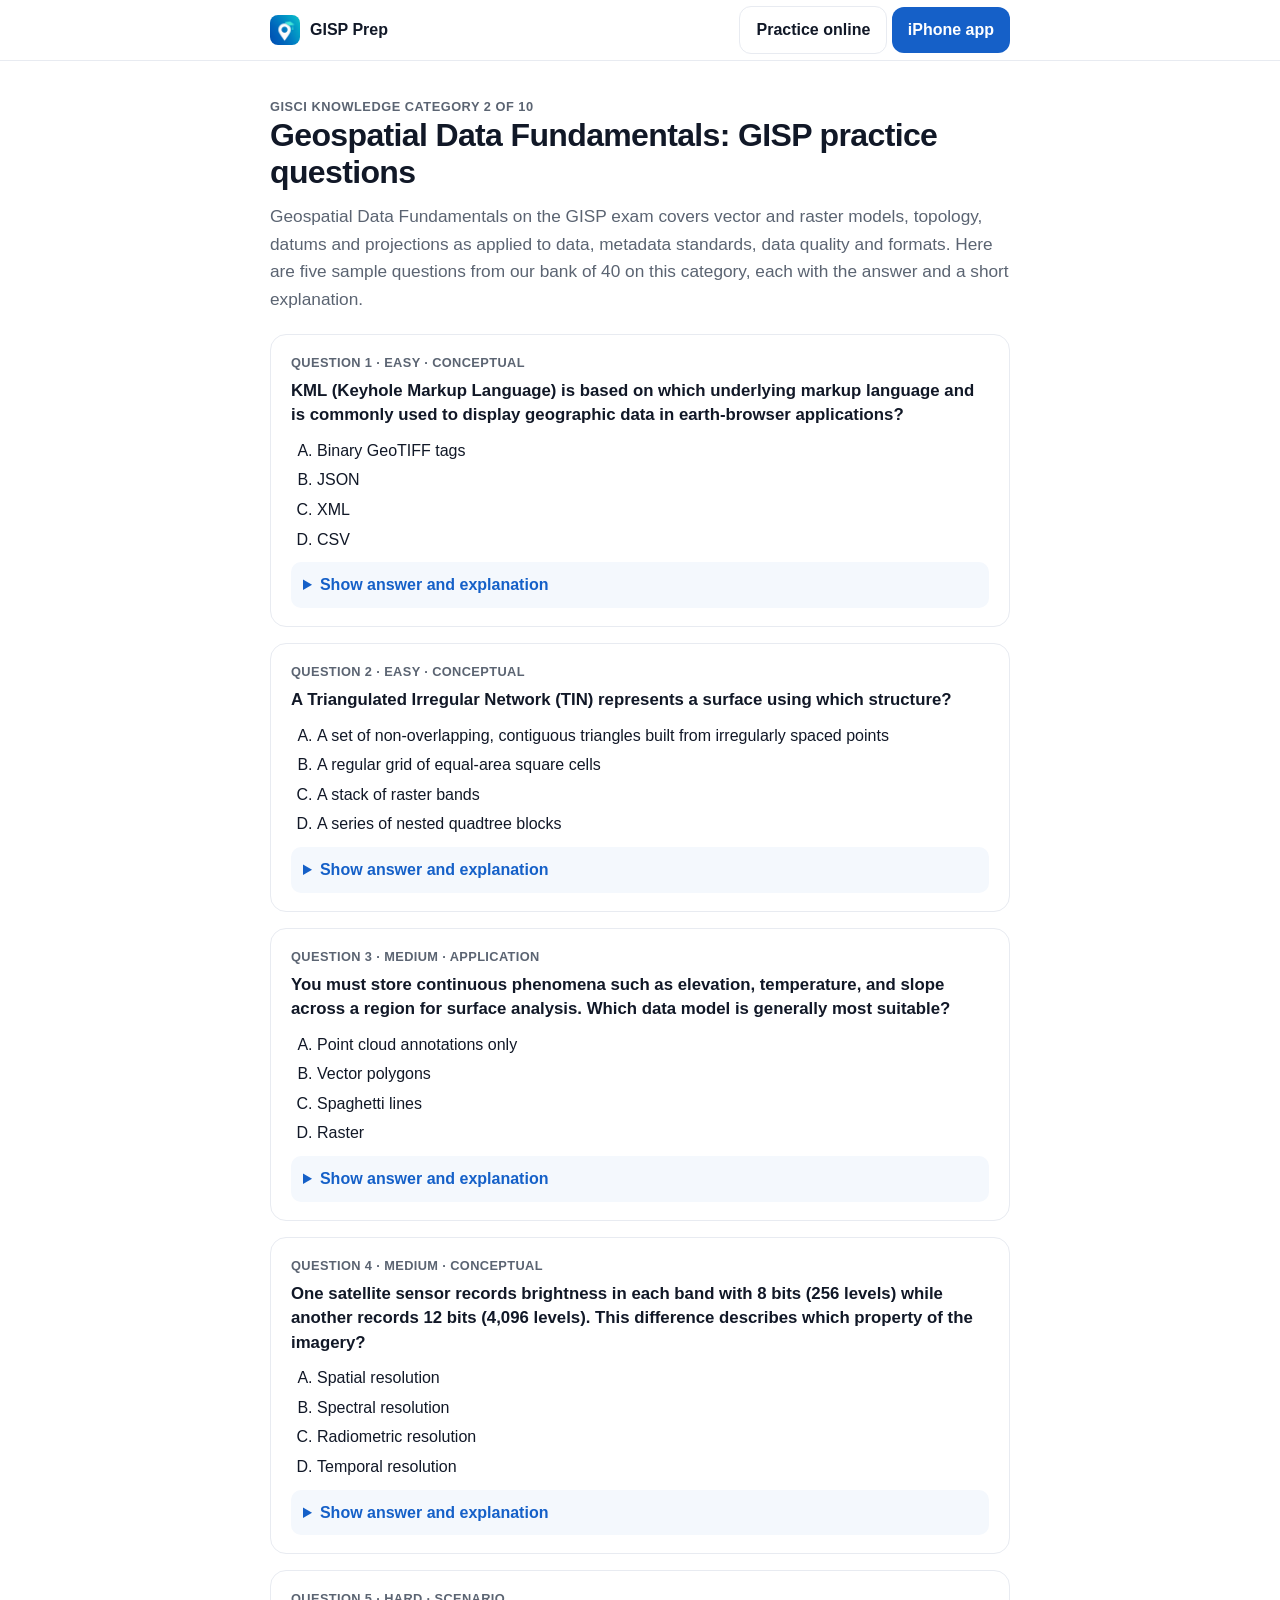
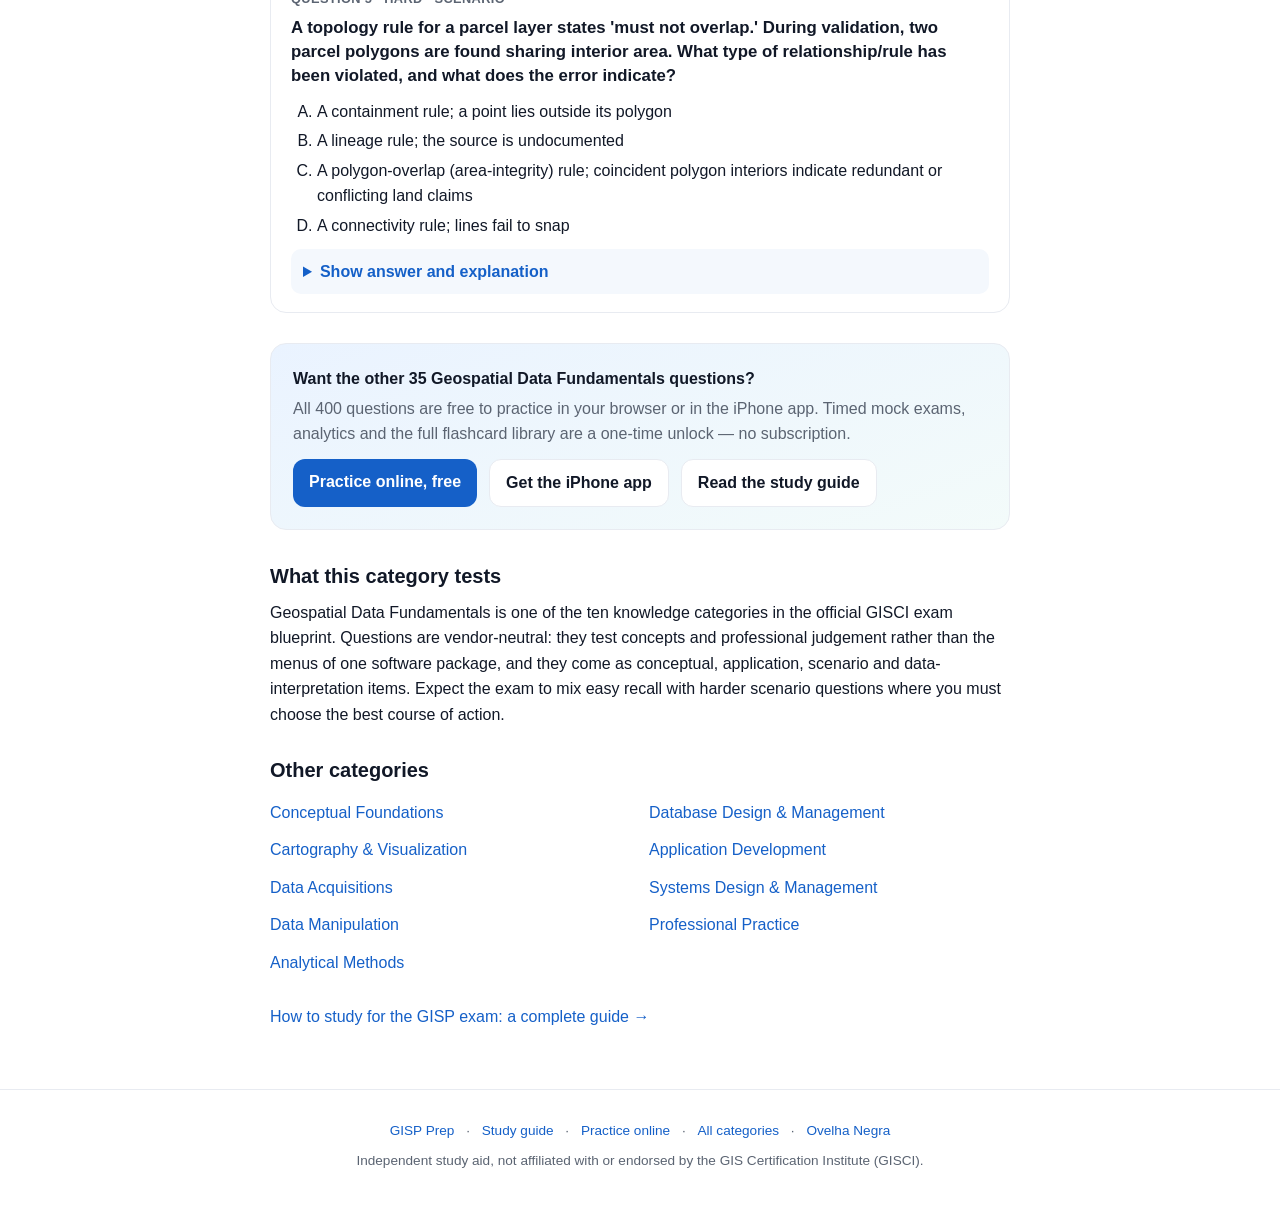
<file: GISPApp/questions/geospatial-data-fundamentals/index.html>
<!doctype html><html lang="en"><head><meta charset="utf-8"><meta name="viewport" content="width=device-width,initial-scale=1">
<title>Geospatial Data Fundamentals: GISP Practice Questions (with answers) | GISP Prep</title><meta name="description" content="Five free GISP exam practice questions on Geospatial Data Fundamentals with answers and explanations, from a bank of 400 covering all ten GISCI knowledge categories. Practice online or on iPhone."><link rel="canonical" href="https://ovelhanegra.io/GISPApp/questions/geospatial-data-fundamentals/">
<meta name="apple-itunes-app" content="app-id=6785084756">
<meta property="og:type" content="article"><meta property="og:title" content="Geospatial Data Fundamentals: GISP Practice Questions (with answers) | GISP Prep"><meta property="og:description" content="Five free GISP exam practice questions on Geospatial Data Fundamentals with answers and explanations, from a bank of 400 covering all ten GISCI knowledge categories. Practice online or on iPhone."><meta property="og:url" content="https://ovelhanegra.io/GISPApp/questions/geospatial-data-fundamentals/"><meta property="og:image" content="https://ovelhanegra.io/GISPApp/img/og.png">
<link rel="icon" href="../../img/icon.png">
<script type="application/ld+json">{"@context": "https://schema.org", "@type": "FAQPage", "mainEntity": [{"@type": "Question", "name": "KML (Keyhole Markup Language) is based on which underlying markup language and is commonly used to display geographic data in earth-browser applications?", "acceptedAnswer": {"@type": "Answer", "text": "XML. KML is an XML-based notation for expressing geographic features, including placemarks, paths, polygons, and styling, and is an OGC standard. GeoJSON, by contrast, is JSON-based."}}, {"@type": "Question", "name": "A Triangulated Irregular Network (TIN) represents a surface using which structure?", "acceptedAnswer": {"@type": "Answer", "text": "A set of non-overlapping, contiguous triangles built from irregularly spaced points. A TIN models a surface as a mesh of non-overlapping triangles whose vertices are irregularly spaced sample points (often mass points and breaklines). It uses Delaunay triangulation and can capture detail efficiently where terrain is complex."}}, {"@type": "Question", "name": "You must store continuous phenomena such as elevation, temperature, and slope across a region for surface analysis. Which data model is generally most suitable?", "acceptedAnswer": {"@type": "Answer", "text": "Raster. The raster model excels at representing continuous fields like elevation, temperature, and slope, where every location has a value and surface algebra is straightforward. Vector models are better suited to discrete features with sharp boundaries."}}, {"@type": "Question", "name": "One satellite sensor records brightness in each band with 8 bits (256 levels) while another records 12 bits (4,096 levels). This difference describes which property of the imagery?", "acceptedAnswer": {"@type": "Answer", "text": "Radiometric resolution. Radiometric resolution is the sensor's ability to distinguish differences in energy, expressed as the bit depth of each pixel value. Spatial resolution is ground sampling distance, spectral resolution is the number and width of bands, and temporal resolution is the revisit interval."}}, {"@type": "Question", "name": "A topology rule for a parcel layer states 'must not overlap.' During validation, two parcel polygons are found sharing interior area. What type of relationship/rule has been violated, and what does the error indicate?", "acceptedAnswer": {"@type": "Answer", "text": "A polygon-overlap (area-integrity) rule; coincident polygon interiors indicate redundant or conflicting land claims. The 'must not overlap' rule enforces that polygon interiors do not coincide, protecting area integrity (no double-counted area). An overlap flags geometry errors such as duplicated or conflicting parcels that must be reconciled."}}]}</script>
<style>
:root{--blue:#1560c8;--blue2:#0ea5a4;--ink:#111827;--sub:#5b6472;--line:#e8ebf1;--soft:#f4f8fd}
*{box-sizing:border-box;margin:0;padding:0}body{font-family:-apple-system,BlinkMacSystemFont,"Segoe UI",Roboto,Helvetica,Arial,sans-serif;color:var(--ink);line-height:1.6;-webkit-font-smoothing:antialiased}
a{color:var(--blue);text-decoration:none}.in{max-width:780px;margin:0 auto;padding:0 20px}
nav{border-bottom:1px solid var(--line);background:#fff;position:sticky;top:0}nav .in{display:flex;justify-content:space-between;align-items:center;height:60px}
.brand{display:flex;align-items:center;gap:10px;font-weight:800;color:var(--ink)}.brand img{width:30px;height:30px;border-radius:8px}
.btn{display:inline-block;background:var(--blue);color:#fff;border-radius:12px;padding:10px 16px;font-weight:700}.btn.ghost{background:#fff;color:var(--ink);border:1px solid var(--line)}
main{padding:36px 0 60px}h1{font-size:2rem;line-height:1.15;letter-spacing:-.02em}h2{font-size:1.25rem;margin:26px 0 8px}.lead{color:var(--sub);font-size:1.08rem;margin:12px 0 20px}
.q{border:1px solid var(--line);border-radius:16px;padding:18px 20px;margin:16px 0;background:#fff}.q .m{font-size:.8rem;color:var(--sub);font-weight:600;letter-spacing:.03em;text-transform:uppercase}
.q h3{font-size:1.05rem;margin:6px 0 10px;line-height:1.45}.q ol{list-style:upper-alpha;padding-left:26px}.q li{margin:4px 0}
details{margin-top:10px;background:var(--soft);border-radius:10px;padding:10px 12px}summary{cursor:pointer;font-weight:700;color:var(--blue)}details p{margin-top:8px}
.cta{background:linear-gradient(160deg,#eaf3ff,#f3fbfa);border:1px solid var(--line);border-radius:16px;padding:22px;margin:30px 0}.cta .row{display:flex;gap:12px;flex-wrap:wrap;margin-top:12px}
.cats{columns:2;gap:18px}.cats a{display:block;padding:6px 0}@media(max-width:600px){.cats{columns:1}}
footer{border-top:1px solid var(--line);color:var(--sub);font-size:.85rem;padding:30px 20px 50px;text-align:center}footer a{margin:0 8px}
</style></head><body>
<nav><div class="in"><a class="brand" href="../../"><img src="../../img/icon.png" alt="">GISP Prep</a><div><a class="btn ghost" href="../../practice/">Practice online</a> <a class="btn" href="https://apps.apple.com/us/app/gisp-prep-gis-exam-practice/id6785084756">iPhone app</a></div></div></nav>
<main><div class="in"><p style="color:var(--sub);font-weight:700;letter-spacing:.04em;text-transform:uppercase;font-size:.8rem">GISCI knowledge category 2 of 10</p>
<h1>Geospatial Data Fundamentals: GISP practice questions</h1>
<p class="lead">Geospatial Data Fundamentals on the GISP exam covers vector and raster models, topology, datums and projections as applied to data, metadata standards, data quality and formats. Here are five sample questions from our bank of 40 on this category, each with the answer and a short explanation.</p>
<article class="q"><div class="m">Question 1 · Easy · Conceptual</div><h3>KML (Keyhole Markup Language) is based on which underlying markup language and is commonly used to display geographic data in earth-browser applications?</h3><ol><li>Binary GeoTIFF tags</li><li>JSON</li><li>XML</li><li>CSV</li></ol>
<details><summary>Show answer and explanation</summary><p><b>Answer: C.</b> KML is an XML-based notation for expressing geographic features, including placemarks, paths, polygons, and styling, and is an OGC standard. GeoJSON, by contrast, is JSON-based.</p></details></article><article class="q"><div class="m">Question 2 · Easy · Conceptual</div><h3>A Triangulated Irregular Network (TIN) represents a surface using which structure?</h3><ol><li>A set of non-overlapping, contiguous triangles built from irregularly spaced points</li><li>A regular grid of equal-area square cells</li><li>A stack of raster bands</li><li>A series of nested quadtree blocks</li></ol>
<details><summary>Show answer and explanation</summary><p><b>Answer: A.</b> A TIN models a surface as a mesh of non-overlapping triangles whose vertices are irregularly spaced sample points (often mass points and breaklines). It uses Delaunay triangulation and can capture detail efficiently where terrain is complex.</p></details></article><article class="q"><div class="m">Question 3 · Medium · Application</div><h3>You must store continuous phenomena such as elevation, temperature, and slope across a region for surface analysis. Which data model is generally most suitable?</h3><ol><li>Point cloud annotations only</li><li>Vector polygons</li><li>Spaghetti lines</li><li>Raster</li></ol>
<details><summary>Show answer and explanation</summary><p><b>Answer: D.</b> The raster model excels at representing continuous fields like elevation, temperature, and slope, where every location has a value and surface algebra is straightforward. Vector models are better suited to discrete features with sharp boundaries.</p></details></article><article class="q"><div class="m">Question 4 · Medium · Conceptual</div><h3>One satellite sensor records brightness in each band with 8 bits (256 levels) while another records 12 bits (4,096 levels). This difference describes which property of the imagery?</h3><ol><li>Spatial resolution</li><li>Spectral resolution</li><li>Radiometric resolution</li><li>Temporal resolution</li></ol>
<details><summary>Show answer and explanation</summary><p><b>Answer: C.</b> Radiometric resolution is the sensor&#x27;s ability to distinguish differences in energy, expressed as the bit depth of each pixel value. Spatial resolution is ground sampling distance, spectral resolution is the number and width of bands, and temporal resolution is the revisit interval.</p></details></article><article class="q"><div class="m">Question 5 · Hard · Scenario</div><h3>A topology rule for a parcel layer states &#x27;must not overlap.&#x27; During validation, two parcel polygons are found sharing interior area. What type of relationship/rule has been violated, and what does the error indicate?</h3><ol><li>A containment rule; a point lies outside its polygon</li><li>A lineage rule; the source is undocumented</li><li>A polygon-overlap (area-integrity) rule; coincident polygon interiors indicate redundant or conflicting land claims</li><li>A connectivity rule; lines fail to snap</li></ol>
<details><summary>Show answer and explanation</summary><p><b>Answer: C.</b> The &#x27;must not overlap&#x27; rule enforces that polygon interiors do not coincide, protecting area integrity (no double-counted area). An overlap flags geometry errors such as duplicated or conflicting parcels that must be reconciled.</p></details></article>
<div class="cta"><b>Want the other 35 Geospatial Data Fundamentals questions?</b><p style="color:var(--sub);margin-top:4px">All 400 questions are free to practice in your browser or in the iPhone app. Timed mock exams, analytics and the full flashcard library are a one-time unlock — no subscription.</p>
<div class="row"><a class="btn" href="../../practice/">Practice online, free</a><a class="btn ghost" href="https://apps.apple.com/us/app/gisp-prep-gis-exam-practice/id6785084756">Get the iPhone app</a><a class="btn ghost" href="../../gisp-exam-study-guide/">Read the study guide</a></div></div>
<h2>What this category tests</h2>
<p>Geospatial Data Fundamentals is one of the ten knowledge categories in the official GISCI exam blueprint. Questions are vendor-neutral: they test concepts and professional judgement rather than the menus of one software package, and they come as conceptual, application, scenario and data-interpretation items. Expect the exam to mix easy recall with harder scenario questions where you must choose the best course of action.</p>
<h2>Other categories</h2><div class="cats"><a href="../conceptual-foundations/">Conceptual Foundations</a><a href="../cartography-and-visualization/">Cartography &amp; Visualization</a><a href="../data-acquisitions/">Data Acquisitions</a><a href="../data-manipulation/">Data Manipulation</a><a href="../analytical-methods/">Analytical Methods</a><a href="../database-design-and-management/">Database Design &amp; Management</a><a href="../application-development/">Application Development</a><a href="../systems-design-and-management/">Systems Design &amp; Management</a><a href="../professional-practice/">Professional Practice</a></div>
<p style="margin-top:22px"><a href="../../gisp-exam-study-guide/">How to study for the GISP exam: a complete guide →</a></p></div></main>
<footer><a href="../../">GISP Prep</a> · <a href="../../gisp-exam-study-guide/">Study guide</a> · <a href="../../practice/">Practice online</a> · <a href="../">All categories</a> · <a href="https://ovelhanegra.io/">Ovelha Negra</a><p style="margin-top:8px">Independent study aid, not affiliated with or endorsed by the GIS Certification Institute (GISCI).</p></footer>
</body></html>
</file>
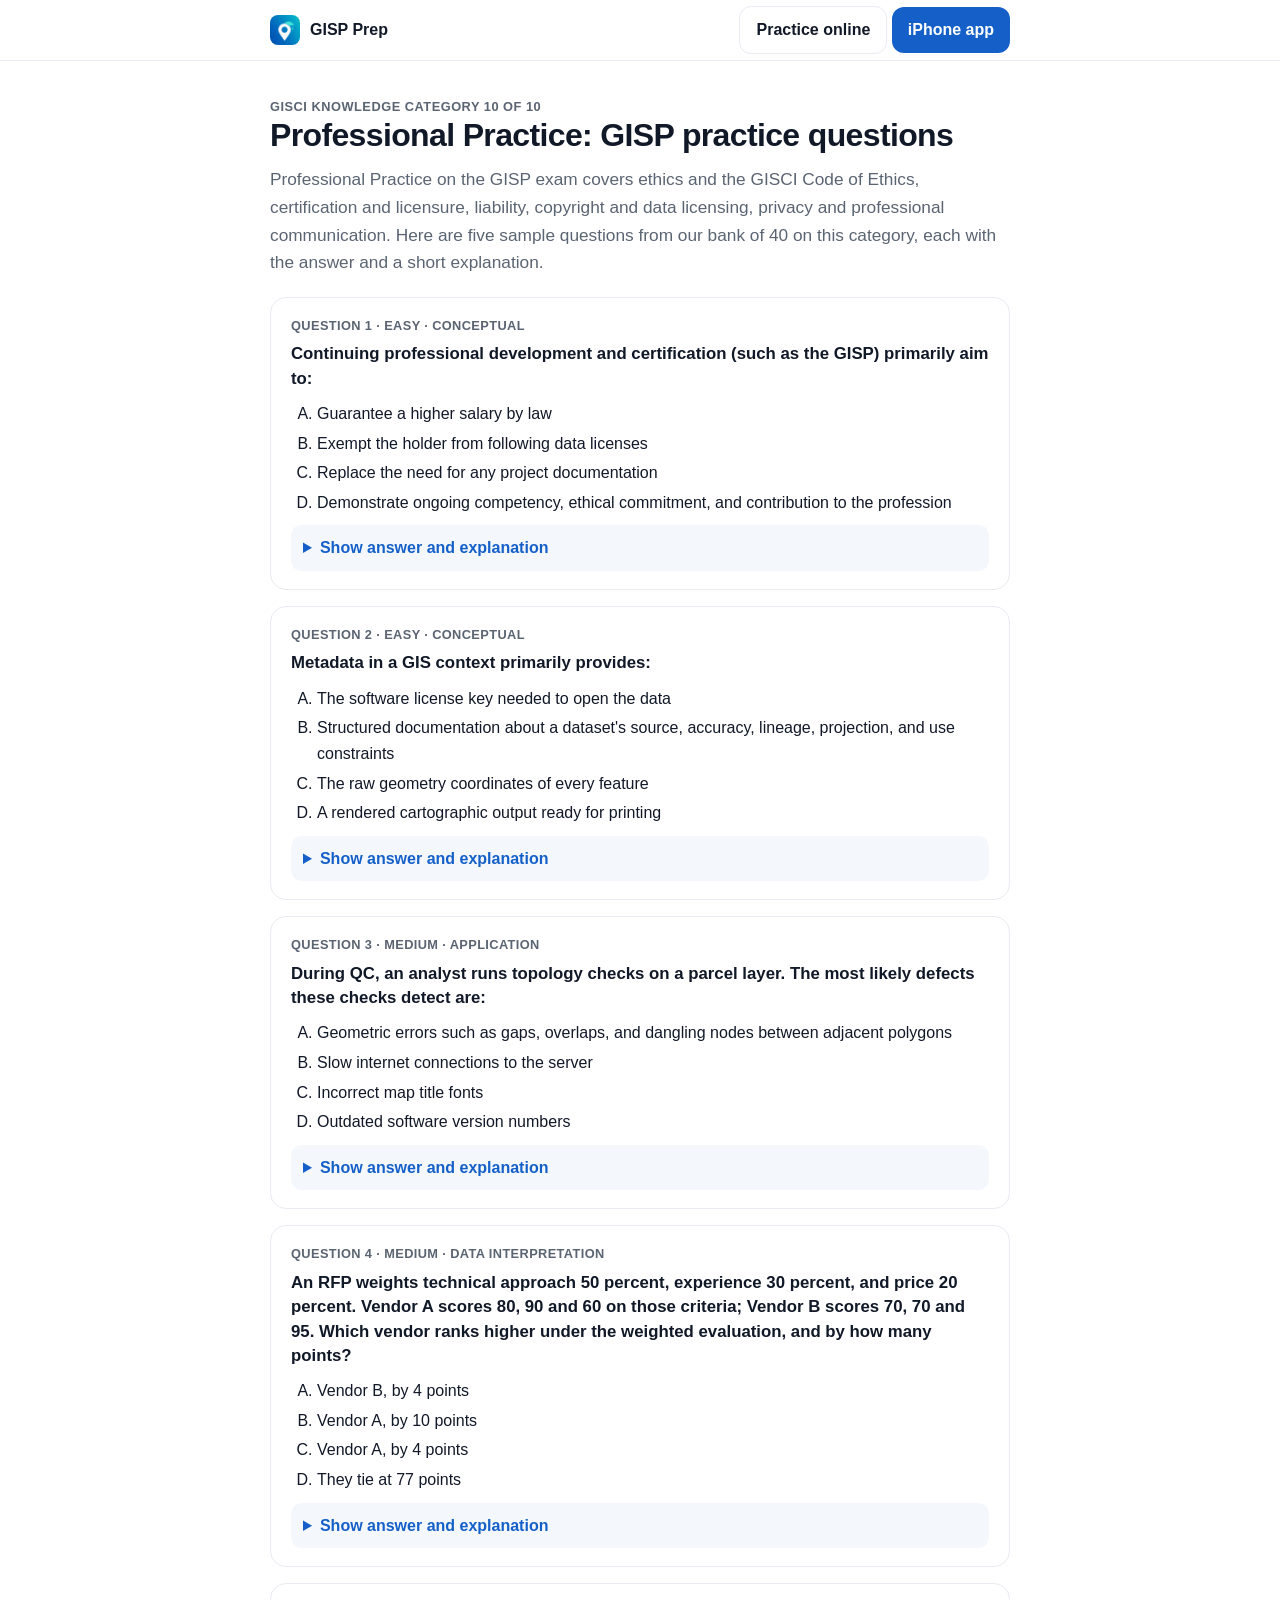
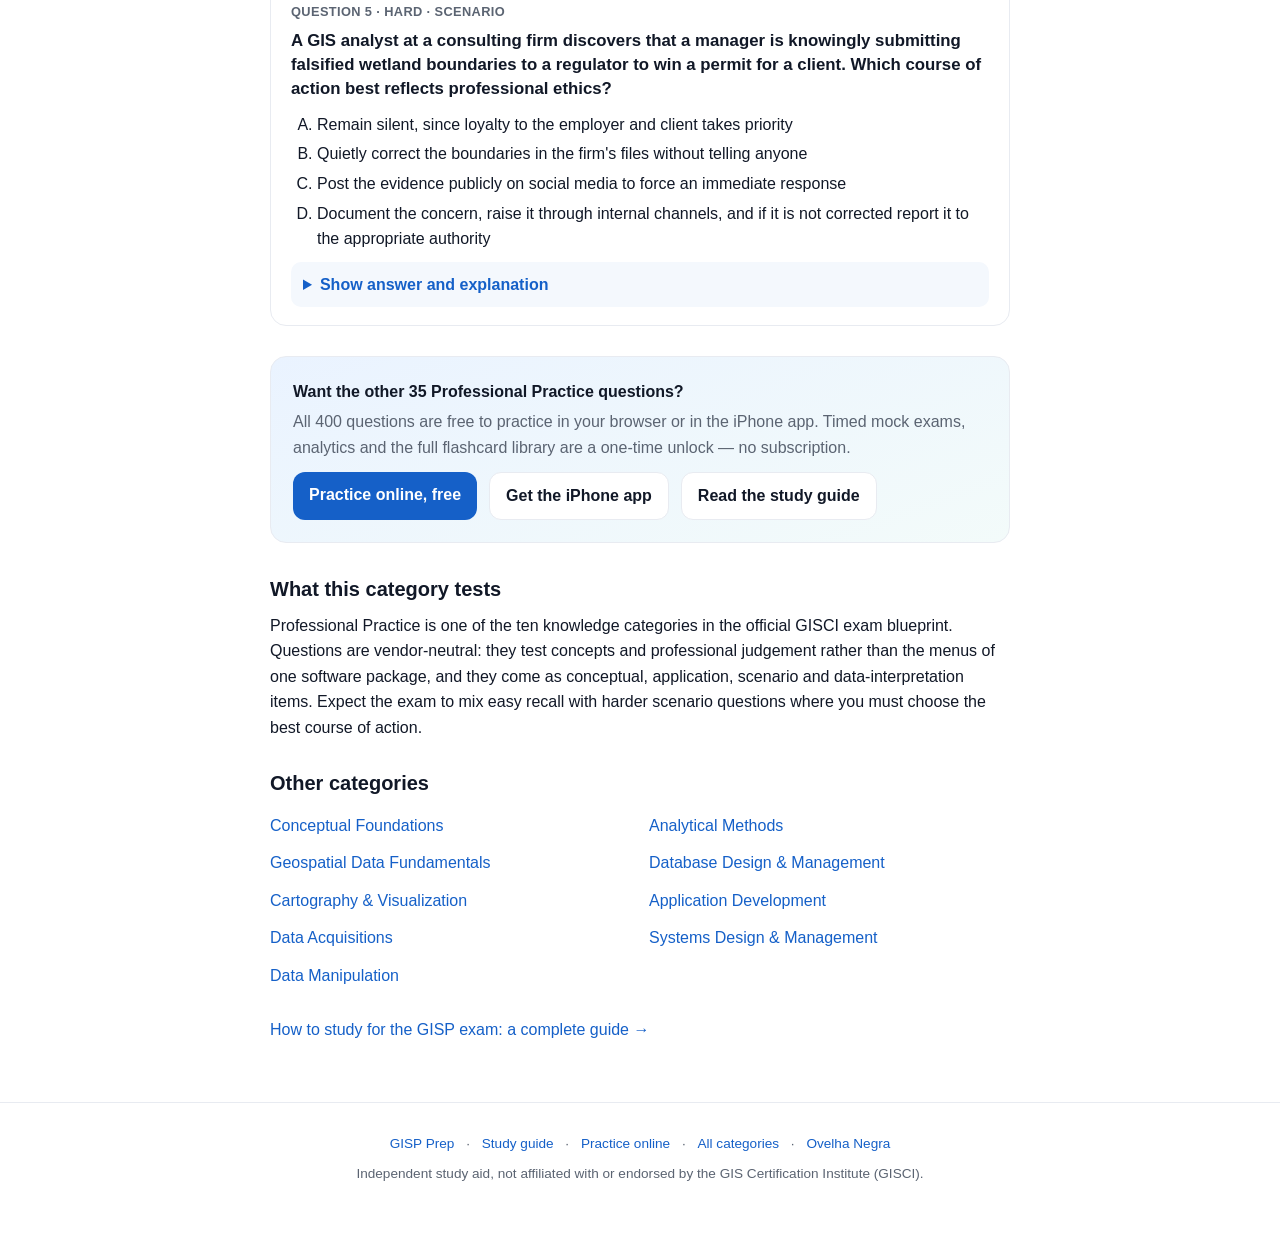
<file: GISPApp/questions/professional-practice/index.html>
<!doctype html><html lang="en"><head><meta charset="utf-8"><meta name="viewport" content="width=device-width,initial-scale=1">
<title>Professional Practice: GISP Practice Questions (with answers) | GISP Prep</title><meta name="description" content="Five free GISP exam practice questions on Professional Practice with answers and explanations, from a bank of 400 covering all ten GISCI knowledge categories. Practice online or on iPhone."><link rel="canonical" href="https://ovelhanegra.io/GISPApp/questions/professional-practice/">
<meta name="apple-itunes-app" content="app-id=6785084756">
<meta property="og:type" content="article"><meta property="og:title" content="Professional Practice: GISP Practice Questions (with answers) | GISP Prep"><meta property="og:description" content="Five free GISP exam practice questions on Professional Practice with answers and explanations, from a bank of 400 covering all ten GISCI knowledge categories. Practice online or on iPhone."><meta property="og:url" content="https://ovelhanegra.io/GISPApp/questions/professional-practice/"><meta property="og:image" content="https://ovelhanegra.io/GISPApp/img/og.png">
<link rel="icon" href="../../img/icon.png">
<script type="application/ld+json">{"@context": "https://schema.org", "@type": "FAQPage", "mainEntity": [{"@type": "Question", "name": "Continuing professional development and certification (such as the GISP) primarily aim to:", "acceptedAnswer": {"@type": "Answer", "text": "Demonstrate ongoing competency, ethical commitment, and contribution to the profession. Professional certification and continuing education recognize sustained competency, ethical commitment, education, and contributions to the field; they do not exempt holders from legal or ethical obligations."}}, {"@type": "Question", "name": "Metadata in a GIS context primarily provides:", "acceptedAnswer": {"@type": "Answer", "text": "Structured documentation about a dataset's source, accuracy, lineage, projection, and use constraints. Metadata is 'data about data': it documents lineage, accuracy, spatial reference, attributes, contacts, and use limitations so others can evaluate fitness for use. It is a professional documentation responsibility."}}, {"@type": "Question", "name": "During QC, an analyst runs topology checks on a parcel layer. The most likely defects these checks detect are:", "acceptedAnswer": {"@type": "Answer", "text": "Geometric errors such as gaps, overlaps, and dangling nodes between adjacent polygons. Topology rules validate spatial relationships, flagging gaps, overlaps, slivers, and dangles. These checks are a standard QC step to ensure geometric integrity in layers like parcels."}}, {"@type": "Question", "name": "An RFP weights technical approach 50 percent, experience 30 percent, and price 20 percent. Vendor A scores 80, 90 and 60 on those criteria; Vendor B scores 70, 70 and 95. Which vendor ranks higher under the weighted evaluation, and by how many points?", "acceptedAnswer": {"@type": "Answer", "text": "Vendor A, by 4 points. Vendor A = 0.5(80) + 0.3(90) + 0.2(60) = 40 + 27 + 12 = 79; Vendor B = 0.5(70) + 0.3(70) + 0.2(95) = 35 + 21 + 19 = 75, so A leads by 4. This illustrates best-value procurement, where the lowest price does not automatically win when weighting is published in advance."}}, {"@type": "Question", "name": "A GIS analyst at a consulting firm discovers that a manager is knowingly submitting falsified wetland boundaries to a regulator to win a permit for a client. Which course of action best reflects professional ethics?", "acceptedAnswer": {"@type": "Answer", "text": "Document the concern, raise it through internal channels, and if it is not corrected report it to the appropriate authority. Professional codes place the duty to society and to honest representation above employer loyalty, but expect the professional to act responsibly: document, escalate internally first, and then disclose to the proper authority if the harm is not addressed. Silence and silent file edits leave the fraudulent submission in place, and public exposure as a first step skips the appropriate channels."}}]}</script>
<style>
:root{--blue:#1560c8;--blue2:#0ea5a4;--ink:#111827;--sub:#5b6472;--line:#e8ebf1;--soft:#f4f8fd}
*{box-sizing:border-box;margin:0;padding:0}body{font-family:-apple-system,BlinkMacSystemFont,"Segoe UI",Roboto,Helvetica,Arial,sans-serif;color:var(--ink);line-height:1.6;-webkit-font-smoothing:antialiased}
a{color:var(--blue);text-decoration:none}.in{max-width:780px;margin:0 auto;padding:0 20px}
nav{border-bottom:1px solid var(--line);background:#fff;position:sticky;top:0}nav .in{display:flex;justify-content:space-between;align-items:center;height:60px}
.brand{display:flex;align-items:center;gap:10px;font-weight:800;color:var(--ink)}.brand img{width:30px;height:30px;border-radius:8px}
.btn{display:inline-block;background:var(--blue);color:#fff;border-radius:12px;padding:10px 16px;font-weight:700}.btn.ghost{background:#fff;color:var(--ink);border:1px solid var(--line)}
main{padding:36px 0 60px}h1{font-size:2rem;line-height:1.15;letter-spacing:-.02em}h2{font-size:1.25rem;margin:26px 0 8px}.lead{color:var(--sub);font-size:1.08rem;margin:12px 0 20px}
.q{border:1px solid var(--line);border-radius:16px;padding:18px 20px;margin:16px 0;background:#fff}.q .m{font-size:.8rem;color:var(--sub);font-weight:600;letter-spacing:.03em;text-transform:uppercase}
.q h3{font-size:1.05rem;margin:6px 0 10px;line-height:1.45}.q ol{list-style:upper-alpha;padding-left:26px}.q li{margin:4px 0}
details{margin-top:10px;background:var(--soft);border-radius:10px;padding:10px 12px}summary{cursor:pointer;font-weight:700;color:var(--blue)}details p{margin-top:8px}
.cta{background:linear-gradient(160deg,#eaf3ff,#f3fbfa);border:1px solid var(--line);border-radius:16px;padding:22px;margin:30px 0}.cta .row{display:flex;gap:12px;flex-wrap:wrap;margin-top:12px}
.cats{columns:2;gap:18px}.cats a{display:block;padding:6px 0}@media(max-width:600px){.cats{columns:1}}
footer{border-top:1px solid var(--line);color:var(--sub);font-size:.85rem;padding:30px 20px 50px;text-align:center}footer a{margin:0 8px}
</style></head><body>
<nav><div class="in"><a class="brand" href="../../"><img src="../../img/icon.png" alt="">GISP Prep</a><div><a class="btn ghost" href="../../practice/">Practice online</a> <a class="btn" href="https://apps.apple.com/us/app/gisp-prep-gis-exam-practice/id6785084756">iPhone app</a></div></div></nav>
<main><div class="in"><p style="color:var(--sub);font-weight:700;letter-spacing:.04em;text-transform:uppercase;font-size:.8rem">GISCI knowledge category 10 of 10</p>
<h1>Professional Practice: GISP practice questions</h1>
<p class="lead">Professional Practice on the GISP exam covers ethics and the GISCI Code of Ethics, certification and licensure, liability, copyright and data licensing, privacy and professional communication. Here are five sample questions from our bank of 40 on this category, each with the answer and a short explanation.</p>
<article class="q"><div class="m">Question 1 · Easy · Conceptual</div><h3>Continuing professional development and certification (such as the GISP) primarily aim to:</h3><ol><li>Guarantee a higher salary by law</li><li>Exempt the holder from following data licenses</li><li>Replace the need for any project documentation</li><li>Demonstrate ongoing competency, ethical commitment, and contribution to the profession</li></ol>
<details><summary>Show answer and explanation</summary><p><b>Answer: D.</b> Professional certification and continuing education recognize sustained competency, ethical commitment, education, and contributions to the field; they do not exempt holders from legal or ethical obligations.</p></details></article><article class="q"><div class="m">Question 2 · Easy · Conceptual</div><h3>Metadata in a GIS context primarily provides:</h3><ol><li>The software license key needed to open the data</li><li>Structured documentation about a dataset&#x27;s source, accuracy, lineage, projection, and use constraints</li><li>The raw geometry coordinates of every feature</li><li>A rendered cartographic output ready for printing</li></ol>
<details><summary>Show answer and explanation</summary><p><b>Answer: B.</b> Metadata is &#x27;data about data&#x27;: it documents lineage, accuracy, spatial reference, attributes, contacts, and use limitations so others can evaluate fitness for use. It is a professional documentation responsibility.</p></details></article><article class="q"><div class="m">Question 3 · Medium · Application</div><h3>During QC, an analyst runs topology checks on a parcel layer. The most likely defects these checks detect are:</h3><ol><li>Geometric errors such as gaps, overlaps, and dangling nodes between adjacent polygons</li><li>Slow internet connections to the server</li><li>Incorrect map title fonts</li><li>Outdated software version numbers</li></ol>
<details><summary>Show answer and explanation</summary><p><b>Answer: A.</b> Topology rules validate spatial relationships, flagging gaps, overlaps, slivers, and dangles. These checks are a standard QC step to ensure geometric integrity in layers like parcels.</p></details></article><article class="q"><div class="m">Question 4 · Medium · Data Interpretation</div><h3>An RFP weights technical approach 50 percent, experience 30 percent, and price 20 percent. Vendor A scores 80, 90 and 60 on those criteria; Vendor B scores 70, 70 and 95. Which vendor ranks higher under the weighted evaluation, and by how many points?</h3><ol><li>Vendor B, by 4 points</li><li>Vendor A, by 10 points</li><li>Vendor A, by 4 points</li><li>They tie at 77 points</li></ol>
<details><summary>Show answer and explanation</summary><p><b>Answer: C.</b> Vendor A = 0.5(80) + 0.3(90) + 0.2(60) = 40 + 27 + 12 = 79; Vendor B = 0.5(70) + 0.3(70) + 0.2(95) = 35 + 21 + 19 = 75, so A leads by 4. This illustrates best-value procurement, where the lowest price does not automatically win when weighting is published in advance.</p></details></article><article class="q"><div class="m">Question 5 · Hard · Scenario</div><h3>A GIS analyst at a consulting firm discovers that a manager is knowingly submitting falsified wetland boundaries to a regulator to win a permit for a client. Which course of action best reflects professional ethics?</h3><ol><li>Remain silent, since loyalty to the employer and client takes priority</li><li>Quietly correct the boundaries in the firm&#x27;s files without telling anyone</li><li>Post the evidence publicly on social media to force an immediate response</li><li>Document the concern, raise it through internal channels, and if it is not corrected report it to the appropriate authority</li></ol>
<details><summary>Show answer and explanation</summary><p><b>Answer: D.</b> Professional codes place the duty to society and to honest representation above employer loyalty, but expect the professional to act responsibly: document, escalate internally first, and then disclose to the proper authority if the harm is not addressed. Silence and silent file edits leave the fraudulent submission in place, and public exposure as a first step skips the appropriate channels.</p></details></article>
<div class="cta"><b>Want the other 35 Professional Practice questions?</b><p style="color:var(--sub);margin-top:4px">All 400 questions are free to practice in your browser or in the iPhone app. Timed mock exams, analytics and the full flashcard library are a one-time unlock — no subscription.</p>
<div class="row"><a class="btn" href="../../practice/">Practice online, free</a><a class="btn ghost" href="https://apps.apple.com/us/app/gisp-prep-gis-exam-practice/id6785084756">Get the iPhone app</a><a class="btn ghost" href="../../gisp-exam-study-guide/">Read the study guide</a></div></div>
<h2>What this category tests</h2>
<p>Professional Practice is one of the ten knowledge categories in the official GISCI exam blueprint. Questions are vendor-neutral: they test concepts and professional judgement rather than the menus of one software package, and they come as conceptual, application, scenario and data-interpretation items. Expect the exam to mix easy recall with harder scenario questions where you must choose the best course of action.</p>
<h2>Other categories</h2><div class="cats"><a href="../conceptual-foundations/">Conceptual Foundations</a><a href="../geospatial-data-fundamentals/">Geospatial Data Fundamentals</a><a href="../cartography-and-visualization/">Cartography &amp; Visualization</a><a href="../data-acquisitions/">Data Acquisitions</a><a href="../data-manipulation/">Data Manipulation</a><a href="../analytical-methods/">Analytical Methods</a><a href="../database-design-and-management/">Database Design &amp; Management</a><a href="../application-development/">Application Development</a><a href="../systems-design-and-management/">Systems Design &amp; Management</a></div>
<p style="margin-top:22px"><a href="../../gisp-exam-study-guide/">How to study for the GISP exam: a complete guide →</a></p></div></main>
<footer><a href="../../">GISP Prep</a> · <a href="../../gisp-exam-study-guide/">Study guide</a> · <a href="../../practice/">Practice online</a> · <a href="../">All categories</a> · <a href="https://ovelhanegra.io/">Ovelha Negra</a><p style="margin-top:8px">Independent study aid, not affiliated with or endorsed by the GIS Certification Institute (GISCI).</p></footer>
</body></html>
</file>
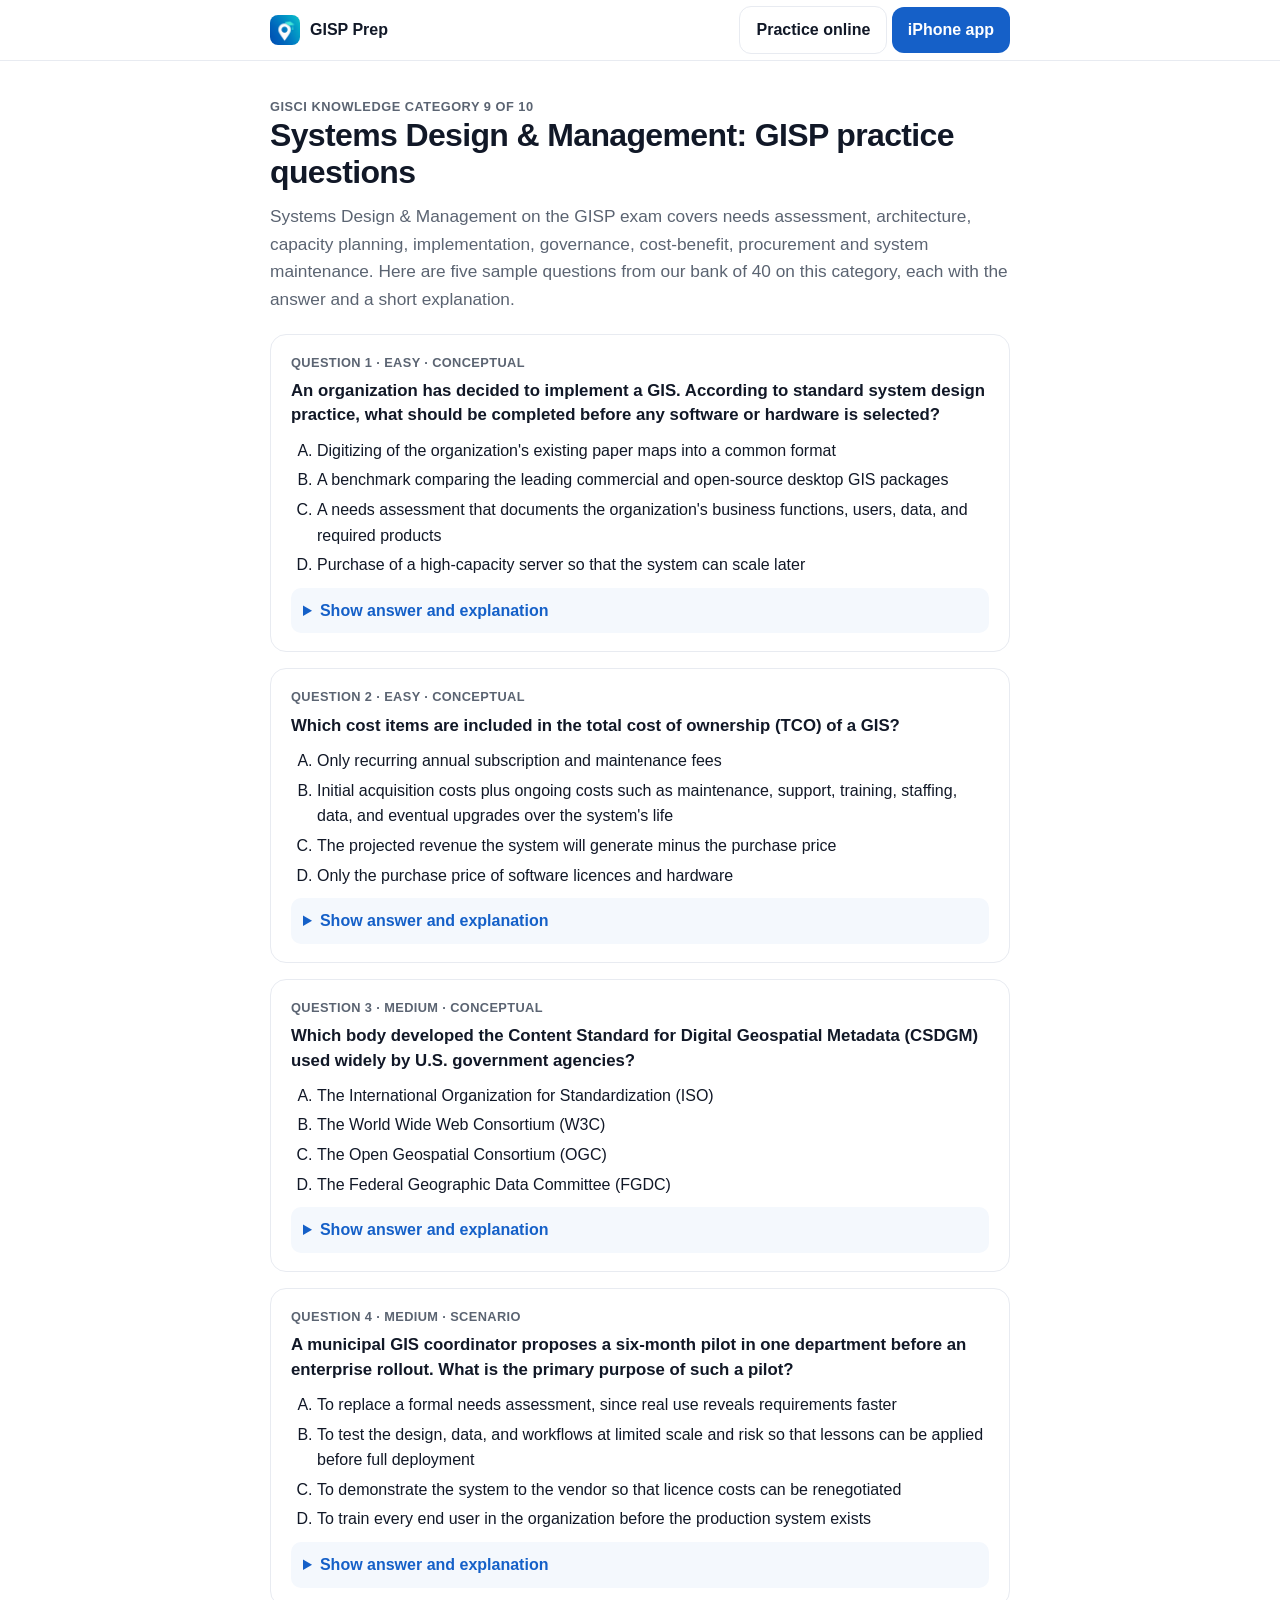
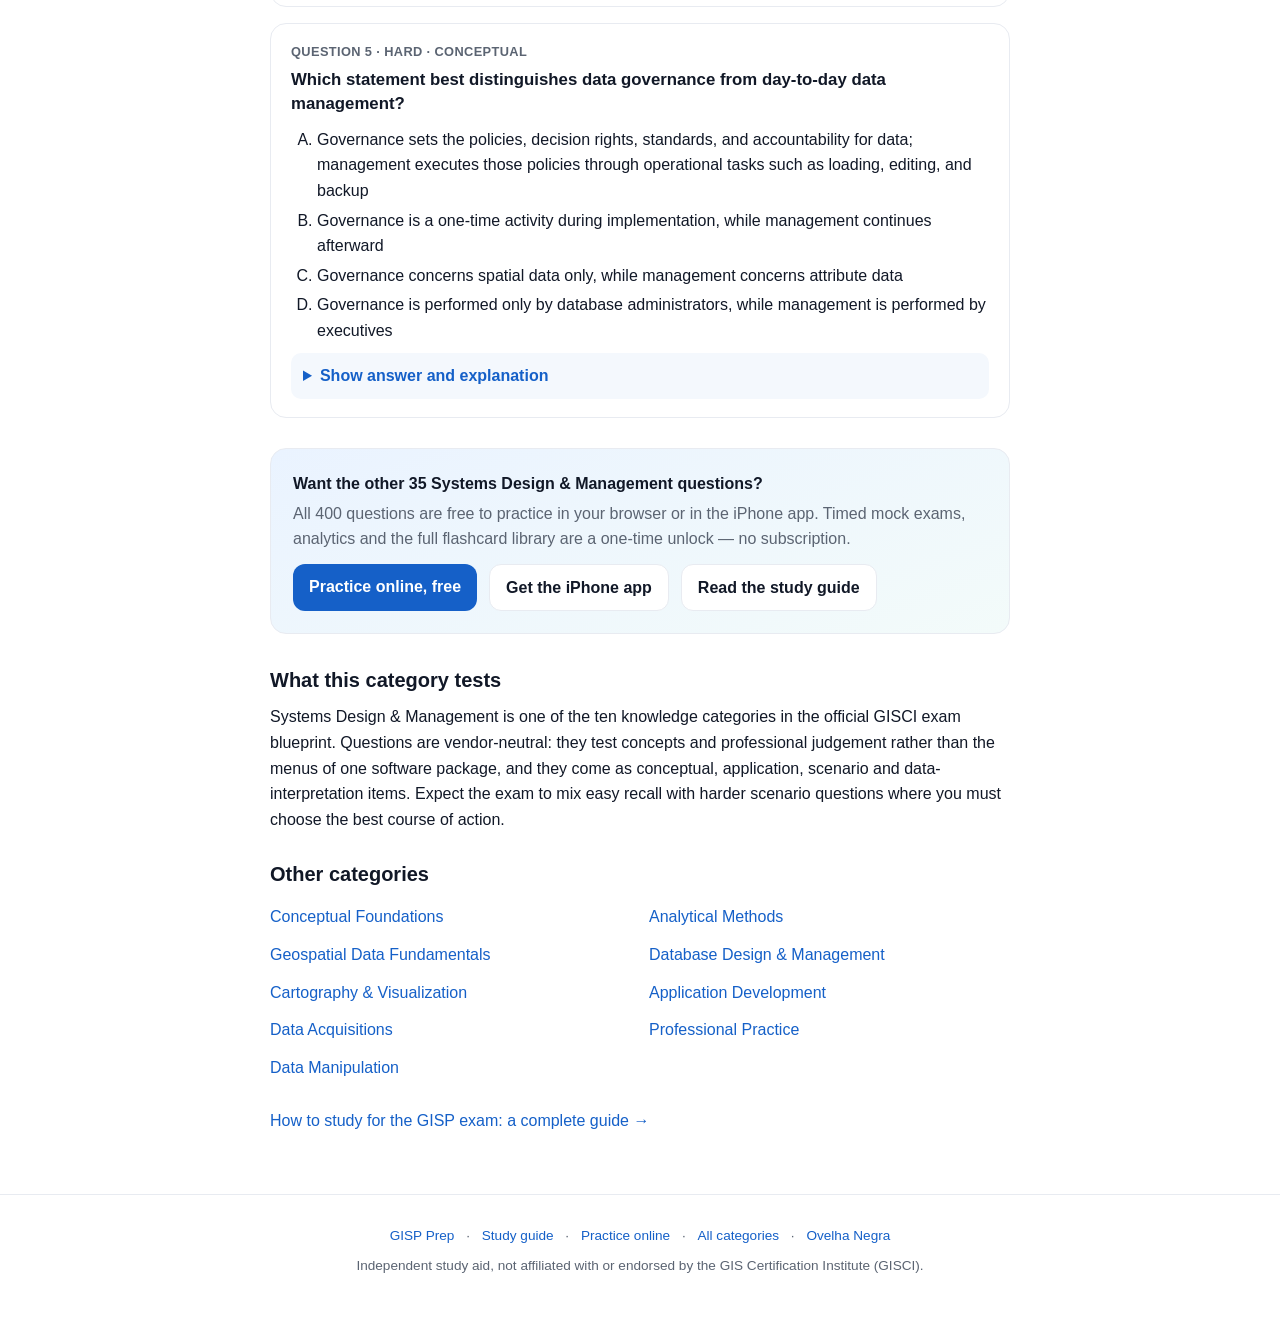
<file: GISPApp/questions/systems-design-and-management/index.html>
<!doctype html><html lang="en"><head><meta charset="utf-8"><meta name="viewport" content="width=device-width,initial-scale=1">
<title>Systems Design &amp; Management: GISP Practice Questions (with answers) | GISP Prep</title><meta name="description" content="Five free GISP exam practice questions on Systems Design &amp; Management with answers and explanations, from a bank of 400 covering all ten GISCI knowledge categories. Practice online or on iPhone."><link rel="canonical" href="https://ovelhanegra.io/GISPApp/questions/systems-design-and-management/">
<meta name="apple-itunes-app" content="app-id=6785084756">
<meta property="og:type" content="article"><meta property="og:title" content="Systems Design &amp; Management: GISP Practice Questions (with answers) | GISP Prep"><meta property="og:description" content="Five free GISP exam practice questions on Systems Design &amp; Management with answers and explanations, from a bank of 400 covering all ten GISCI knowledge categories. Practice online or on iPhone."><meta property="og:url" content="https://ovelhanegra.io/GISPApp/questions/systems-design-and-management/"><meta property="og:image" content="https://ovelhanegra.io/GISPApp/img/og.png">
<link rel="icon" href="../../img/icon.png">
<script type="application/ld+json">{"@context": "https://schema.org", "@type": "FAQPage", "mainEntity": [{"@type": "Question", "name": "An organization has decided to implement a GIS. According to standard system design practice, what should be completed before any software or hardware is selected?", "acceptedAnswer": {"@type": "Answer", "text": "A needs assessment that documents the organization's business functions, users, data, and required products. Technology should be chosen to satisfy documented requirements, so the needs assessment comes first. Selecting software or hardware before requirements are known risks paying for capabilities nobody needs and missing the ones they do."}}, {"@type": "Question", "name": "Which cost items are included in the total cost of ownership (TCO) of a GIS?", "acceptedAnswer": {"@type": "Answer", "text": "Initial acquisition costs plus ongoing costs such as maintenance, support, training, staffing, data, and eventual upgrades over the system's life. TCO captures the full lifetime cost of owning and operating a system, not just the initial purchase. Recurring costs such as staff, support, training and upgrades usually exceed the initial outlay over a multi-year life."}}, {"@type": "Question", "name": "Which body developed the Content Standard for Digital Geospatial Metadata (CSDGM) used widely by U.S. government agencies?", "acceptedAnswer": {"@type": "Answer", "text": "The Federal Geographic Data Committee (FGDC). The FGDC published the CSDGM in 1994 and revised it in 1998; it was mandated for U.S. federal geospatial data and FGDC now encourages transition to ISO 19115-based metadata. OGC develops service and encoding standards, not the CSDGM."}}, {"@type": "Question", "name": "A municipal GIS coordinator proposes a six-month pilot in one department before an enterprise rollout. What is the primary purpose of such a pilot?", "acceptedAnswer": {"@type": "Answer", "text": "To test the design, data, and workflows at limited scale and risk so that lessons can be applied before full deployment. A pilot validates the design and surfaces problems while the cost of change is still low. It complements rather than replaces the needs assessment, and it is deliberately limited in scope and users."}}, {"@type": "Question", "name": "Which statement best distinguishes data governance from day-to-day data management?", "acceptedAnswer": {"@type": "Answer", "text": "Governance sets the policies, decision rights, standards, and accountability for data; management executes those policies through operational tasks such as loading, editing, and backup. Governance answers who decides and by what rules; management does the work within those rules. Governance is an ongoing, cross-functional responsibility typically led by business owners and stewards rather than by DBAs alone."}}]}</script>
<style>
:root{--blue:#1560c8;--blue2:#0ea5a4;--ink:#111827;--sub:#5b6472;--line:#e8ebf1;--soft:#f4f8fd}
*{box-sizing:border-box;margin:0;padding:0}body{font-family:-apple-system,BlinkMacSystemFont,"Segoe UI",Roboto,Helvetica,Arial,sans-serif;color:var(--ink);line-height:1.6;-webkit-font-smoothing:antialiased}
a{color:var(--blue);text-decoration:none}.in{max-width:780px;margin:0 auto;padding:0 20px}
nav{border-bottom:1px solid var(--line);background:#fff;position:sticky;top:0}nav .in{display:flex;justify-content:space-between;align-items:center;height:60px}
.brand{display:flex;align-items:center;gap:10px;font-weight:800;color:var(--ink)}.brand img{width:30px;height:30px;border-radius:8px}
.btn{display:inline-block;background:var(--blue);color:#fff;border-radius:12px;padding:10px 16px;font-weight:700}.btn.ghost{background:#fff;color:var(--ink);border:1px solid var(--line)}
main{padding:36px 0 60px}h1{font-size:2rem;line-height:1.15;letter-spacing:-.02em}h2{font-size:1.25rem;margin:26px 0 8px}.lead{color:var(--sub);font-size:1.08rem;margin:12px 0 20px}
.q{border:1px solid var(--line);border-radius:16px;padding:18px 20px;margin:16px 0;background:#fff}.q .m{font-size:.8rem;color:var(--sub);font-weight:600;letter-spacing:.03em;text-transform:uppercase}
.q h3{font-size:1.05rem;margin:6px 0 10px;line-height:1.45}.q ol{list-style:upper-alpha;padding-left:26px}.q li{margin:4px 0}
details{margin-top:10px;background:var(--soft);border-radius:10px;padding:10px 12px}summary{cursor:pointer;font-weight:700;color:var(--blue)}details p{margin-top:8px}
.cta{background:linear-gradient(160deg,#eaf3ff,#f3fbfa);border:1px solid var(--line);border-radius:16px;padding:22px;margin:30px 0}.cta .row{display:flex;gap:12px;flex-wrap:wrap;margin-top:12px}
.cats{columns:2;gap:18px}.cats a{display:block;padding:6px 0}@media(max-width:600px){.cats{columns:1}}
footer{border-top:1px solid var(--line);color:var(--sub);font-size:.85rem;padding:30px 20px 50px;text-align:center}footer a{margin:0 8px}
</style></head><body>
<nav><div class="in"><a class="brand" href="../../"><img src="../../img/icon.png" alt="">GISP Prep</a><div><a class="btn ghost" href="../../practice/">Practice online</a> <a class="btn" href="https://apps.apple.com/us/app/gisp-prep-gis-exam-practice/id6785084756">iPhone app</a></div></div></nav>
<main><div class="in"><p style="color:var(--sub);font-weight:700;letter-spacing:.04em;text-transform:uppercase;font-size:.8rem">GISCI knowledge category 9 of 10</p>
<h1>Systems Design &amp; Management: GISP practice questions</h1>
<p class="lead">Systems Design &amp; Management on the GISP exam covers needs assessment, architecture, capacity planning, implementation, governance, cost-benefit, procurement and system maintenance. Here are five sample questions from our bank of 40 on this category, each with the answer and a short explanation.</p>
<article class="q"><div class="m">Question 1 · Easy · Conceptual</div><h3>An organization has decided to implement a GIS. According to standard system design practice, what should be completed before any software or hardware is selected?</h3><ol><li>Digitizing of the organization&#x27;s existing paper maps into a common format</li><li>A benchmark comparing the leading commercial and open-source desktop GIS packages</li><li>A needs assessment that documents the organization&#x27;s business functions, users, data, and required products</li><li>Purchase of a high-capacity server so that the system can scale later</li></ol>
<details><summary>Show answer and explanation</summary><p><b>Answer: C.</b> Technology should be chosen to satisfy documented requirements, so the needs assessment comes first. Selecting software or hardware before requirements are known risks paying for capabilities nobody needs and missing the ones they do.</p></details></article><article class="q"><div class="m">Question 2 · Easy · Conceptual</div><h3>Which cost items are included in the total cost of ownership (TCO) of a GIS?</h3><ol><li>Only recurring annual subscription and maintenance fees</li><li>Initial acquisition costs plus ongoing costs such as maintenance, support, training, staffing, data, and eventual upgrades over the system&#x27;s life</li><li>The projected revenue the system will generate minus the purchase price</li><li>Only the purchase price of software licences and hardware</li></ol>
<details><summary>Show answer and explanation</summary><p><b>Answer: B.</b> TCO captures the full lifetime cost of owning and operating a system, not just the initial purchase. Recurring costs such as staff, support, training and upgrades usually exceed the initial outlay over a multi-year life.</p></details></article><article class="q"><div class="m">Question 3 · Medium · Conceptual</div><h3>Which body developed the Content Standard for Digital Geospatial Metadata (CSDGM) used widely by U.S. government agencies?</h3><ol><li>The International Organization for Standardization (ISO)</li><li>The World Wide Web Consortium (W3C)</li><li>The Open Geospatial Consortium (OGC)</li><li>The Federal Geographic Data Committee (FGDC)</li></ol>
<details><summary>Show answer and explanation</summary><p><b>Answer: D.</b> The FGDC published the CSDGM in 1994 and revised it in 1998; it was mandated for U.S. federal geospatial data and FGDC now encourages transition to ISO 19115-based metadata. OGC develops service and encoding standards, not the CSDGM.</p></details></article><article class="q"><div class="m">Question 4 · Medium · Scenario</div><h3>A municipal GIS coordinator proposes a six-month pilot in one department before an enterprise rollout. What is the primary purpose of such a pilot?</h3><ol><li>To replace a formal needs assessment, since real use reveals requirements faster</li><li>To test the design, data, and workflows at limited scale and risk so that lessons can be applied before full deployment</li><li>To demonstrate the system to the vendor so that licence costs can be renegotiated</li><li>To train every end user in the organization before the production system exists</li></ol>
<details><summary>Show answer and explanation</summary><p><b>Answer: B.</b> A pilot validates the design and surfaces problems while the cost of change is still low. It complements rather than replaces the needs assessment, and it is deliberately limited in scope and users.</p></details></article><article class="q"><div class="m">Question 5 · Hard · Conceptual</div><h3>Which statement best distinguishes data governance from day-to-day data management?</h3><ol><li>Governance sets the policies, decision rights, standards, and accountability for data; management executes those policies through operational tasks such as loading, editing, and backup</li><li>Governance is a one-time activity during implementation, while management continues afterward</li><li>Governance concerns spatial data only, while management concerns attribute data</li><li>Governance is performed only by database administrators, while management is performed by executives</li></ol>
<details><summary>Show answer and explanation</summary><p><b>Answer: A.</b> Governance answers who decides and by what rules; management does the work within those rules. Governance is an ongoing, cross-functional responsibility typically led by business owners and stewards rather than by DBAs alone.</p></details></article>
<div class="cta"><b>Want the other 35 Systems Design &amp; Management questions?</b><p style="color:var(--sub);margin-top:4px">All 400 questions are free to practice in your browser or in the iPhone app. Timed mock exams, analytics and the full flashcard library are a one-time unlock — no subscription.</p>
<div class="row"><a class="btn" href="../../practice/">Practice online, free</a><a class="btn ghost" href="https://apps.apple.com/us/app/gisp-prep-gis-exam-practice/id6785084756">Get the iPhone app</a><a class="btn ghost" href="../../gisp-exam-study-guide/">Read the study guide</a></div></div>
<h2>What this category tests</h2>
<p>Systems Design &amp; Management is one of the ten knowledge categories in the official GISCI exam blueprint. Questions are vendor-neutral: they test concepts and professional judgement rather than the menus of one software package, and they come as conceptual, application, scenario and data-interpretation items. Expect the exam to mix easy recall with harder scenario questions where you must choose the best course of action.</p>
<h2>Other categories</h2><div class="cats"><a href="../conceptual-foundations/">Conceptual Foundations</a><a href="../geospatial-data-fundamentals/">Geospatial Data Fundamentals</a><a href="../cartography-and-visualization/">Cartography &amp; Visualization</a><a href="../data-acquisitions/">Data Acquisitions</a><a href="../data-manipulation/">Data Manipulation</a><a href="../analytical-methods/">Analytical Methods</a><a href="../database-design-and-management/">Database Design &amp; Management</a><a href="../application-development/">Application Development</a><a href="../professional-practice/">Professional Practice</a></div>
<p style="margin-top:22px"><a href="../../gisp-exam-study-guide/">How to study for the GISP exam: a complete guide →</a></p></div></main>
<footer><a href="../../">GISP Prep</a> · <a href="../../gisp-exam-study-guide/">Study guide</a> · <a href="../../practice/">Practice online</a> · <a href="../">All categories</a> · <a href="https://ovelhanegra.io/">Ovelha Negra</a><p style="margin-top:8px">Independent study aid, not affiliated with or endorsed by the GIS Certification Institute (GISCI).</p></footer>
</body></html>
</file>
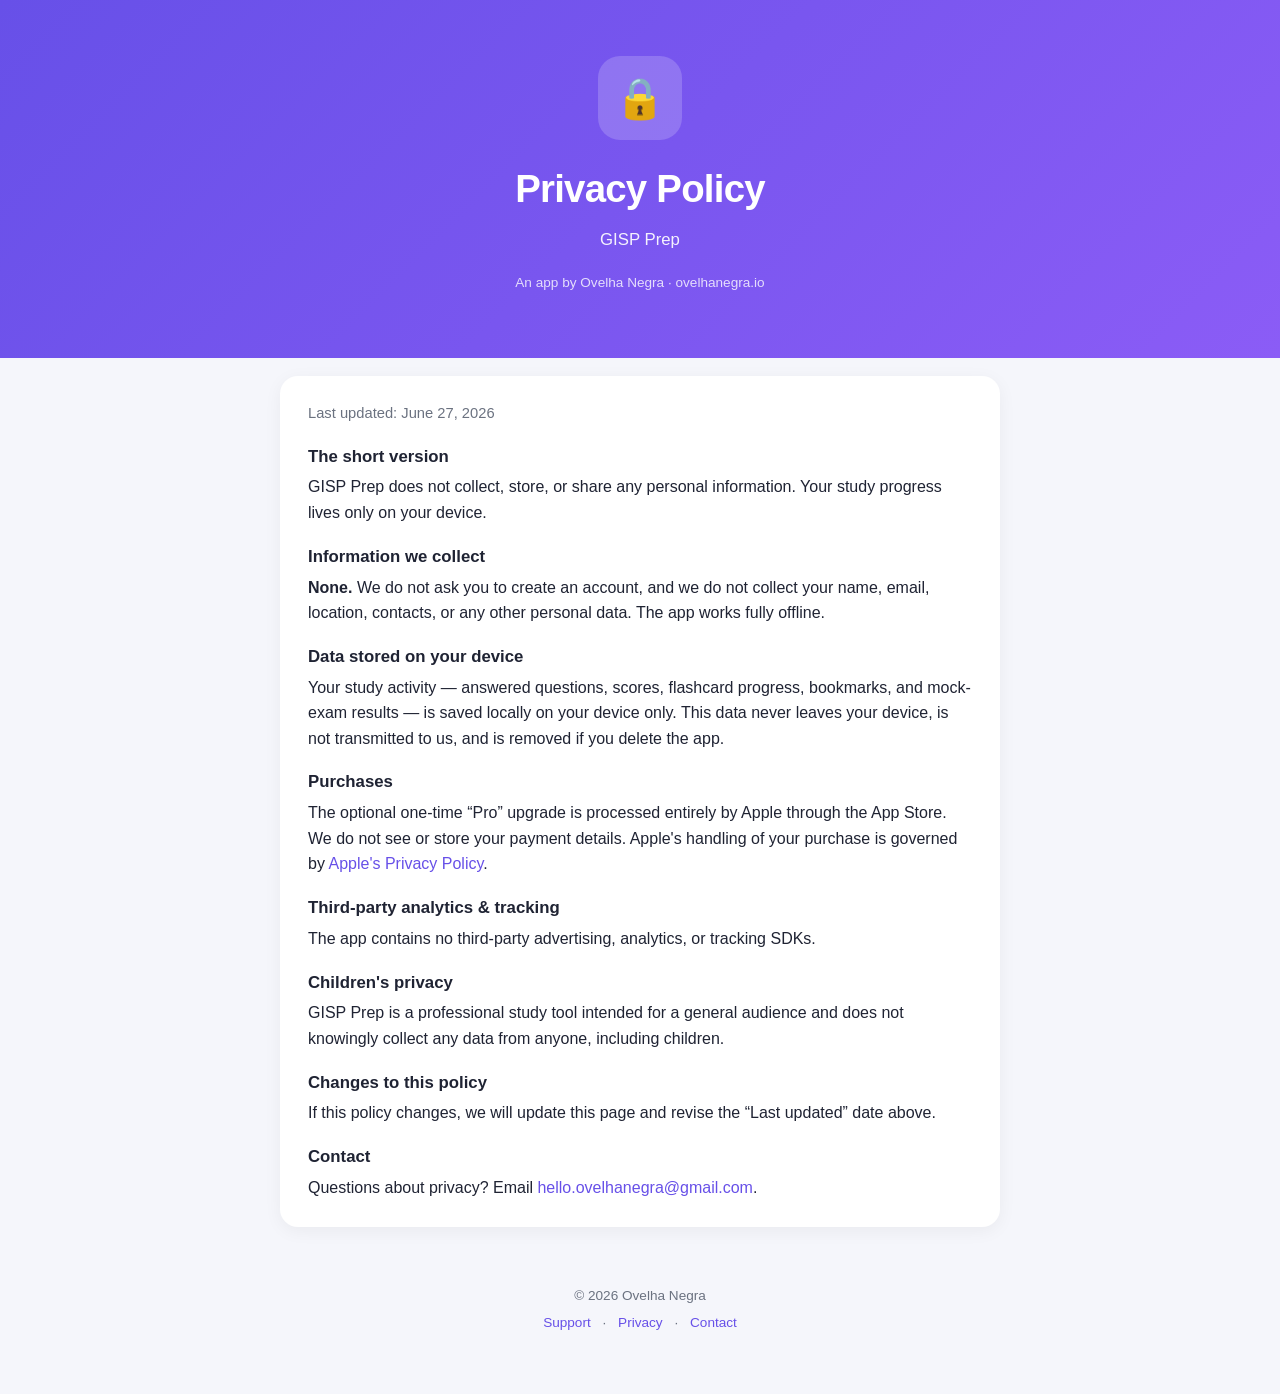
<file: GISPApp/privacy.html>
<!DOCTYPE html>
<html lang="en">
<head>
  <meta charset="UTF-8" />
  <meta name="viewport" content="width=device-width, initial-scale=1.0" />
  <title>GISP Prep — Privacy Policy</title>
  <meta name="description" content="Privacy Policy for GISP Prep by Ovelha Negra." />
  <link rel="stylesheet" href="styles.css" />
</head>
<body>
  <header class="hero">
    <div class="wrap">
      <div class="badge">🔒</div>
      <h1>Privacy Policy</h1>
      <p>GISP Prep</p>
      <div class="brand">An app by Ovelha Negra · ovelhanegra.io</div>
    </div>
  </header>

  <main class="wrap">
    <section class="card">
      <p class="muted">Last updated: June 27, 2026</p>

      <h3>The short version</h3>
      <p>GISP Prep does not collect, store, or share any personal information. Your study
      progress lives only on your device.</p>

      <h3>Information we collect</h3>
      <p><strong>None.</strong> We do not ask you to create an account, and we do not collect
      your name, email, location, contacts, or any other personal data. The app works fully
      offline.</p>

      <h3>Data stored on your device</h3>
      <p>Your study activity — answered questions, scores, flashcard progress, bookmarks, and
      mock-exam results — is saved locally on your device only. This data never leaves your
      device, is not transmitted to us, and is removed if you delete the app.</p>

      <h3>Purchases</h3>
      <p>The optional one-time “Pro” upgrade is processed entirely by Apple through the App
      Store. We do not see or store your payment details. Apple's handling of your purchase is
      governed by
      <a href="https://www.apple.com/legal/privacy/" target="_blank" rel="noopener">Apple's Privacy Policy</a>.</p>

      <h3>Third-party analytics &amp; tracking</h3>
      <p>The app contains no third-party advertising, analytics, or tracking SDKs.</p>

      <h3>Children's privacy</h3>
      <p>GISP Prep is a professional study tool intended for a general audience and does not
      knowingly collect any data from anyone, including children.</p>

      <h3>Changes to this policy</h3>
      <p>If this policy changes, we will update this page and revise the “Last updated” date
      above.</p>

      <h3>Contact</h3>
      <p>Questions about privacy? Email <a href="mailto:hello.ovelhanegra@gmail.com">hello.ovelhanegra@gmail.com</a>.</p>
    </section>
  </main>

  <footer>
    <div>© 2026 Ovelha Negra</div>
    <div style="margin-top:6px">
      <a href="index.html">Support</a> ·
      <a href="privacy.html">Privacy</a> ·
      <a href="mailto:hello.ovelhanegra@gmail.com">Contact</a>
    </div>
  </footer>
</body>
</html>
</file>
<file: GISPApp/styles.css>
:root {
  --primary: #6750E8;
  --primary-2: #8B5CF6;
  --ink: #1F2333;
  --subtle: #6B7280;
  --canvas: #F5F6FB;
  --card: #ffffff;
  --hairline: #ECEDF3;
  --radius: 18px;
}

* { box-sizing: border-box; margin: 0; padding: 0; }

html { scroll-behavior: smooth; }

body {
  font-family: -apple-system, BlinkMacSystemFont, "Segoe UI", Roboto, Helvetica, Arial, sans-serif;
  color: var(--ink);
  background: var(--canvas);
  line-height: 1.6;
  -webkit-font-smoothing: antialiased;
}

.wrap { max-width: 760px; margin: 0 auto; padding: 0 20px; }

/* Header / hero */
.hero {
  background: linear-gradient(135deg, var(--primary), var(--primary-2));
  color: #fff;
  padding: 56px 0 64px;
  text-align: center;
}
.badge {
  width: 84px; height: 84px; border-radius: 22px;
  background: rgba(255,255,255,.18);
  display: inline-flex; align-items: center; justify-content: center;
  font-size: 40px; margin-bottom: 18px;
}
.hero h1 { font-size: 2.4rem; font-weight: 800; letter-spacing: -.02em; }
.hero p { opacity: .92; margin-top: 8px; font-size: 1.05rem; }
.hero .brand { margin-top: 18px; font-size: .85rem; opacity: .8; }

/* Cards */
.card {
  background: var(--card);
  border-radius: var(--radius);
  box-shadow: 0 4px 18px rgba(0,0,0,.05);
  padding: 26px 28px;
  margin: 18px 0;
}
section { margin-top: 26px; }
h2 { font-size: 1.35rem; font-weight: 700; margin-bottom: 6px; }
h3 { font-size: 1.05rem; font-weight: 700; margin: 18px 0 4px; }
p.lead { color: var(--subtle); margin-bottom: 8px; }
a { color: var(--primary); text-decoration: none; }
a:hover { text-decoration: underline; }

.contact-btn {
  display: inline-block; margin-top: 10px;
  background: var(--primary); color: #fff;
  padding: 12px 22px; border-radius: 12px; font-weight: 600;
}
.contact-btn:hover { text-decoration: none; opacity: .92; }

.faq { border-top: 1px solid var(--hairline); padding-top: 16px; margin-top: 16px; }
.faq:first-of-type { border-top: 0; padding-top: 0; margin-top: 0; }
.faq summary { font-weight: 600; cursor: pointer; padding: 8px 0; }
.faq p { color: var(--subtle); padding-bottom: 8px; }

.muted { color: var(--subtle); font-size: .92rem; }

footer {
  text-align: center; color: var(--subtle); font-size: .85rem;
  padding: 40px 20px 60px;
}
footer a { margin: 0 8px; }
</file>
